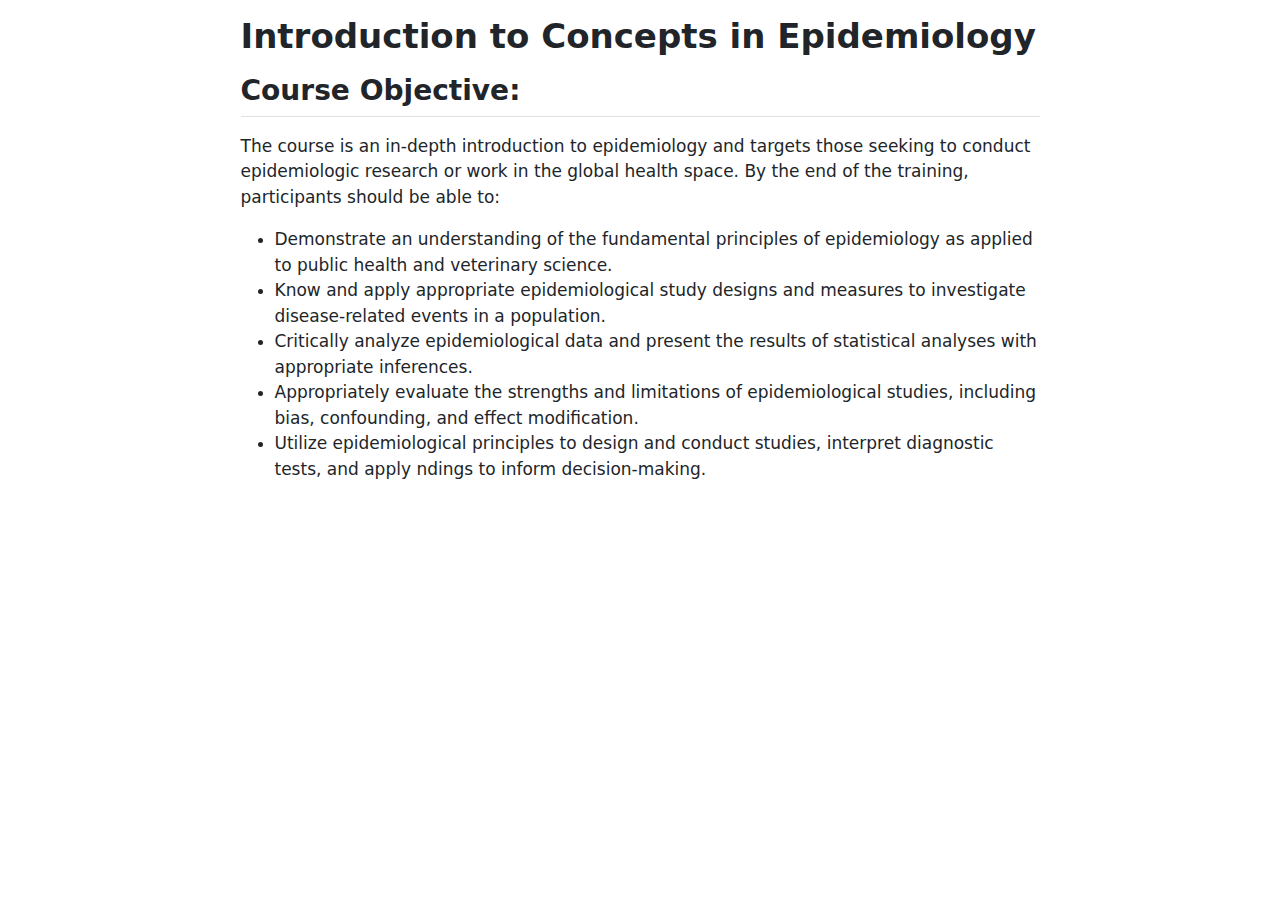
<file: index.html>
<html xmlns="http://www.w3.org/1999/xhtml">    
  <head>      
    <title>Redirect to Untitled.html</title>      
    <meta http-equiv="refresh" content="0;URL='Untitled.html'" />    
  </head>    
  <body> 
  </body>  
</html>
</file>
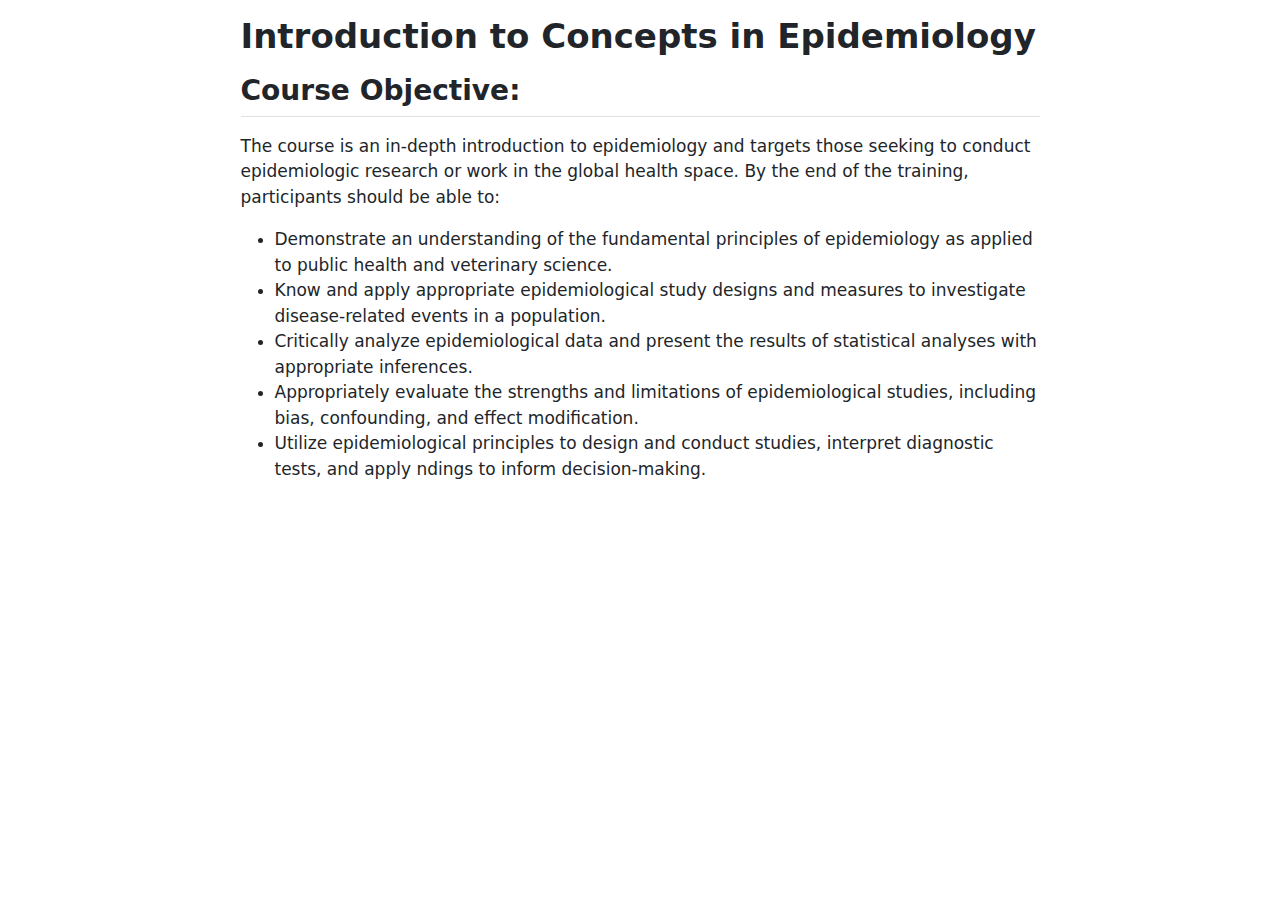
<file: Untitled.html>
<!DOCTYPE html>
<html xmlns="http://www.w3.org/1999/xhtml" lang="en" xml:lang="en"><head>

<meta charset="utf-8">
<meta name="generator" content="quarto-1.5.55">

<meta name="viewport" content="width=device-width, initial-scale=1.0, user-scalable=yes">


<title>Introduction to Concepts in Epidemiology</title>
<style>
code{white-space: pre-wrap;}
span.smallcaps{font-variant: small-caps;}
div.columns{display: flex; gap: min(4vw, 1.5em);}
div.column{flex: auto; overflow-x: auto;}
div.hanging-indent{margin-left: 1.5em; text-indent: -1.5em;}
ul.task-list{list-style: none;}
ul.task-list li input[type="checkbox"] {
  width: 0.8em;
  margin: 0 0.8em 0.2em -1em; /* quarto-specific, see https://github.com/quarto-dev/quarto-cli/issues/4556 */ 
  vertical-align: middle;
}
</style>


<script src="Untitled_files/libs/clipboard/clipboard.min.js"></script>
<script src="Untitled_files/libs/quarto-html/quarto.js"></script>
<script src="Untitled_files/libs/quarto-html/popper.min.js"></script>
<script src="Untitled_files/libs/quarto-html/tippy.umd.min.js"></script>
<script src="Untitled_files/libs/quarto-html/anchor.min.js"></script>
<link href="Untitled_files/libs/quarto-html/tippy.css" rel="stylesheet">
<link href="Untitled_files/libs/quarto-html/quarto-syntax-highlighting.css" rel="stylesheet" id="quarto-text-highlighting-styles">
<script src="Untitled_files/libs/bootstrap/bootstrap.min.js"></script>
<link href="Untitled_files/libs/bootstrap/bootstrap-icons.css" rel="stylesheet">
<link href="Untitled_files/libs/bootstrap/bootstrap.min.css" rel="stylesheet" id="quarto-bootstrap" data-mode="light">


</head>

<body class="fullcontent">

<div id="quarto-content" class="page-columns page-rows-contents page-layout-article">

<main class="content" id="quarto-document-content">

<header id="title-block-header" class="quarto-title-block default">
<div class="quarto-title">
<h1 class="title">Introduction to Concepts in Epidemiology</h1>
</div>



<div class="quarto-title-meta">

    
  
    
  </div>
  


</header>


<section id="course-objective" class="level2">
<h2 class="anchored" data-anchor-id="course-objective">Course Objective:</h2>
<p>The course is an in-depth introduction to epidemiology and targets those seeking to conduct epidemiologic research or work in the global health space. By the end of the training, participants should be able to:</p>
<ul>
<li>Demonstrate an understanding of the fundamental principles of epidemiology as applied to public health and veterinary science.</li>
<li>Know and apply appropriate epidemiological study designs and measures to investigate disease-related events in a population.</li>
<li>Critically analyze epidemiological data and present the results of statistical analyses with appropriate inferences.</li>
<li>Appropriately evaluate the strengths and limitations of epidemiological studies, including bias, confounding, and effect modification.</li>
<li>Utilize epidemiological principles to design and conduct studies, interpret diagnostic tests, and apply ndings to inform decision-making.</li>
</ul>
</section>

</main>
<!-- /main column -->
<script id="quarto-html-after-body" type="application/javascript">
window.document.addEventListener("DOMContentLoaded", function (event) {
  const toggleBodyColorMode = (bsSheetEl) => {
    const mode = bsSheetEl.getAttribute("data-mode");
    const bodyEl = window.document.querySelector("body");
    if (mode === "dark") {
      bodyEl.classList.add("quarto-dark");
      bodyEl.classList.remove("quarto-light");
    } else {
      bodyEl.classList.add("quarto-light");
      bodyEl.classList.remove("quarto-dark");
    }
  }
  const toggleBodyColorPrimary = () => {
    const bsSheetEl = window.document.querySelector("link#quarto-bootstrap");
    if (bsSheetEl) {
      toggleBodyColorMode(bsSheetEl);
    }
  }
  toggleBodyColorPrimary();  
  const icon = "";
  const anchorJS = new window.AnchorJS();
  anchorJS.options = {
    placement: 'right',
    icon: icon
  };
  anchorJS.add('.anchored');
  const isCodeAnnotation = (el) => {
    for (const clz of el.classList) {
      if (clz.startsWith('code-annotation-')) {                     
        return true;
      }
    }
    return false;
  }
  const onCopySuccess = function(e) {
    // button target
    const button = e.trigger;
    // don't keep focus
    button.blur();
    // flash "checked"
    button.classList.add('code-copy-button-checked');
    var currentTitle = button.getAttribute("title");
    button.setAttribute("title", "Copied!");
    let tooltip;
    if (window.bootstrap) {
      button.setAttribute("data-bs-toggle", "tooltip");
      button.setAttribute("data-bs-placement", "left");
      button.setAttribute("data-bs-title", "Copied!");
      tooltip = new bootstrap.Tooltip(button, 
        { trigger: "manual", 
          customClass: "code-copy-button-tooltip",
          offset: [0, -8]});
      tooltip.show();    
    }
    setTimeout(function() {
      if (tooltip) {
        tooltip.hide();
        button.removeAttribute("data-bs-title");
        button.removeAttribute("data-bs-toggle");
        button.removeAttribute("data-bs-placement");
      }
      button.setAttribute("title", currentTitle);
      button.classList.remove('code-copy-button-checked');
    }, 1000);
    // clear code selection
    e.clearSelection();
  }
  const getTextToCopy = function(trigger) {
      const codeEl = trigger.previousElementSibling.cloneNode(true);
      for (const childEl of codeEl.children) {
        if (isCodeAnnotation(childEl)) {
          childEl.remove();
        }
      }
      return codeEl.innerText;
  }
  const clipboard = new window.ClipboardJS('.code-copy-button:not([data-in-quarto-modal])', {
    text: getTextToCopy
  });
  clipboard.on('success', onCopySuccess);
  if (window.document.getElementById('quarto-embedded-source-code-modal')) {
    // For code content inside modals, clipBoardJS needs to be initialized with a container option
    // TODO: Check when it could be a function (https://github.com/zenorocha/clipboard.js/issues/860)
    const clipboardModal = new window.ClipboardJS('.code-copy-button[data-in-quarto-modal]', {
      text: getTextToCopy,
      container: window.document.getElementById('quarto-embedded-source-code-modal')
    });
    clipboardModal.on('success', onCopySuccess);
  }
    var localhostRegex = new RegExp(/^(?:http|https):\/\/localhost\:?[0-9]*\//);
    var mailtoRegex = new RegExp(/^mailto:/);
      var filterRegex = new RegExp('/' + window.location.host + '/');
    var isInternal = (href) => {
        return filterRegex.test(href) || localhostRegex.test(href) || mailtoRegex.test(href);
    }
    // Inspect non-navigation links and adorn them if external
 	var links = window.document.querySelectorAll('a[href]:not(.nav-link):not(.navbar-brand):not(.toc-action):not(.sidebar-link):not(.sidebar-item-toggle):not(.pagination-link):not(.no-external):not([aria-hidden]):not(.dropdown-item):not(.quarto-navigation-tool):not(.about-link)');
    for (var i=0; i<links.length; i++) {
      const link = links[i];
      if (!isInternal(link.href)) {
        // undo the damage that might have been done by quarto-nav.js in the case of
        // links that we want to consider external
        if (link.dataset.originalHref !== undefined) {
          link.href = link.dataset.originalHref;
        }
      }
    }
  function tippyHover(el, contentFn, onTriggerFn, onUntriggerFn) {
    const config = {
      allowHTML: true,
      maxWidth: 500,
      delay: 100,
      arrow: false,
      appendTo: function(el) {
          return el.parentElement;
      },
      interactive: true,
      interactiveBorder: 10,
      theme: 'quarto',
      placement: 'bottom-start',
    };
    if (contentFn) {
      config.content = contentFn;
    }
    if (onTriggerFn) {
      config.onTrigger = onTriggerFn;
    }
    if (onUntriggerFn) {
      config.onUntrigger = onUntriggerFn;
    }
    window.tippy(el, config); 
  }
  const noterefs = window.document.querySelectorAll('a[role="doc-noteref"]');
  for (var i=0; i<noterefs.length; i++) {
    const ref = noterefs[i];
    tippyHover(ref, function() {
      // use id or data attribute instead here
      let href = ref.getAttribute('data-footnote-href') || ref.getAttribute('href');
      try { href = new URL(href).hash; } catch {}
      const id = href.replace(/^#\/?/, "");
      const note = window.document.getElementById(id);
      if (note) {
        return note.innerHTML;
      } else {
        return "";
      }
    });
  }
  const xrefs = window.document.querySelectorAll('a.quarto-xref');
  const processXRef = (id, note) => {
    // Strip column container classes
    const stripColumnClz = (el) => {
      el.classList.remove("page-full", "page-columns");
      if (el.children) {
        for (const child of el.children) {
          stripColumnClz(child);
        }
      }
    }
    stripColumnClz(note)
    if (id === null || id.startsWith('sec-')) {
      // Special case sections, only their first couple elements
      const container = document.createElement("div");
      if (note.children && note.children.length > 2) {
        container.appendChild(note.children[0].cloneNode(true));
        for (let i = 1; i < note.children.length; i++) {
          const child = note.children[i];
          if (child.tagName === "P" && child.innerText === "") {
            continue;
          } else {
            container.appendChild(child.cloneNode(true));
            break;
          }
        }
        if (window.Quarto?.typesetMath) {
          window.Quarto.typesetMath(container);
        }
        return container.innerHTML
      } else {
        if (window.Quarto?.typesetMath) {
          window.Quarto.typesetMath(note);
        }
        return note.innerHTML;
      }
    } else {
      // Remove any anchor links if they are present
      const anchorLink = note.querySelector('a.anchorjs-link');
      if (anchorLink) {
        anchorLink.remove();
      }
      if (window.Quarto?.typesetMath) {
        window.Quarto.typesetMath(note);
      }
      // TODO in 1.5, we should make sure this works without a callout special case
      if (note.classList.contains("callout")) {
        return note.outerHTML;
      } else {
        return note.innerHTML;
      }
    }
  }
  for (var i=0; i<xrefs.length; i++) {
    const xref = xrefs[i];
    tippyHover(xref, undefined, function(instance) {
      instance.disable();
      let url = xref.getAttribute('href');
      let hash = undefined; 
      if (url.startsWith('#')) {
        hash = url;
      } else {
        try { hash = new URL(url).hash; } catch {}
      }
      if (hash) {
        const id = hash.replace(/^#\/?/, "");
        const note = window.document.getElementById(id);
        if (note !== null) {
          try {
            const html = processXRef(id, note.cloneNode(true));
            instance.setContent(html);
          } finally {
            instance.enable();
            instance.show();
          }
        } else {
          // See if we can fetch this
          fetch(url.split('#')[0])
          .then(res => res.text())
          .then(html => {
            const parser = new DOMParser();
            const htmlDoc = parser.parseFromString(html, "text/html");
            const note = htmlDoc.getElementById(id);
            if (note !== null) {
              const html = processXRef(id, note);
              instance.setContent(html);
            } 
          }).finally(() => {
            instance.enable();
            instance.show();
          });
        }
      } else {
        // See if we can fetch a full url (with no hash to target)
        // This is a special case and we should probably do some content thinning / targeting
        fetch(url)
        .then(res => res.text())
        .then(html => {
          const parser = new DOMParser();
          const htmlDoc = parser.parseFromString(html, "text/html");
          const note = htmlDoc.querySelector('main.content');
          if (note !== null) {
            // This should only happen for chapter cross references
            // (since there is no id in the URL)
            // remove the first header
            if (note.children.length > 0 && note.children[0].tagName === "HEADER") {
              note.children[0].remove();
            }
            const html = processXRef(null, note);
            instance.setContent(html);
          } 
        }).finally(() => {
          instance.enable();
          instance.show();
        });
      }
    }, function(instance) {
    });
  }
      let selectedAnnoteEl;
      const selectorForAnnotation = ( cell, annotation) => {
        let cellAttr = 'data-code-cell="' + cell + '"';
        let lineAttr = 'data-code-annotation="' +  annotation + '"';
        const selector = 'span[' + cellAttr + '][' + lineAttr + ']';
        return selector;
      }
      const selectCodeLines = (annoteEl) => {
        const doc = window.document;
        const targetCell = annoteEl.getAttribute("data-target-cell");
        const targetAnnotation = annoteEl.getAttribute("data-target-annotation");
        const annoteSpan = window.document.querySelector(selectorForAnnotation(targetCell, targetAnnotation));
        const lines = annoteSpan.getAttribute("data-code-lines").split(",");
        const lineIds = lines.map((line) => {
          return targetCell + "-" + line;
        })
        let top = null;
        let height = null;
        let parent = null;
        if (lineIds.length > 0) {
            //compute the position of the single el (top and bottom and make a div)
            const el = window.document.getElementById(lineIds[0]);
            top = el.offsetTop;
            height = el.offsetHeight;
            parent = el.parentElement.parentElement;
          if (lineIds.length > 1) {
            const lastEl = window.document.getElementById(lineIds[lineIds.length - 1]);
            const bottom = lastEl.offsetTop + lastEl.offsetHeight;
            height = bottom - top;
          }
          if (top !== null && height !== null && parent !== null) {
            // cook up a div (if necessary) and position it 
            let div = window.document.getElementById("code-annotation-line-highlight");
            if (div === null) {
              div = window.document.createElement("div");
              div.setAttribute("id", "code-annotation-line-highlight");
              div.style.position = 'absolute';
              parent.appendChild(div);
            }
            div.style.top = top - 2 + "px";
            div.style.height = height + 4 + "px";
            div.style.left = 0;
            let gutterDiv = window.document.getElementById("code-annotation-line-highlight-gutter");
            if (gutterDiv === null) {
              gutterDiv = window.document.createElement("div");
              gutterDiv.setAttribute("id", "code-annotation-line-highlight-gutter");
              gutterDiv.style.position = 'absolute';
              const codeCell = window.document.getElementById(targetCell);
              const gutter = codeCell.querySelector('.code-annotation-gutter');
              gutter.appendChild(gutterDiv);
            }
            gutterDiv.style.top = top - 2 + "px";
            gutterDiv.style.height = height + 4 + "px";
          }
          selectedAnnoteEl = annoteEl;
        }
      };
      const unselectCodeLines = () => {
        const elementsIds = ["code-annotation-line-highlight", "code-annotation-line-highlight-gutter"];
        elementsIds.forEach((elId) => {
          const div = window.document.getElementById(elId);
          if (div) {
            div.remove();
          }
        });
        selectedAnnoteEl = undefined;
      };
        // Handle positioning of the toggle
    window.addEventListener(
      "resize",
      throttle(() => {
        elRect = undefined;
        if (selectedAnnoteEl) {
          selectCodeLines(selectedAnnoteEl);
        }
      }, 10)
    );
    function throttle(fn, ms) {
    let throttle = false;
    let timer;
      return (...args) => {
        if(!throttle) { // first call gets through
            fn.apply(this, args);
            throttle = true;
        } else { // all the others get throttled
            if(timer) clearTimeout(timer); // cancel #2
            timer = setTimeout(() => {
              fn.apply(this, args);
              timer = throttle = false;
            }, ms);
        }
      };
    }
      // Attach click handler to the DT
      const annoteDls = window.document.querySelectorAll('dt[data-target-cell]');
      for (const annoteDlNode of annoteDls) {
        annoteDlNode.addEventListener('click', (event) => {
          const clickedEl = event.target;
          if (clickedEl !== selectedAnnoteEl) {
            unselectCodeLines();
            const activeEl = window.document.querySelector('dt[data-target-cell].code-annotation-active');
            if (activeEl) {
              activeEl.classList.remove('code-annotation-active');
            }
            selectCodeLines(clickedEl);
            clickedEl.classList.add('code-annotation-active');
          } else {
            // Unselect the line
            unselectCodeLines();
            clickedEl.classList.remove('code-annotation-active');
          }
        });
      }
  const findCites = (el) => {
    const parentEl = el.parentElement;
    if (parentEl) {
      const cites = parentEl.dataset.cites;
      if (cites) {
        return {
          el,
          cites: cites.split(' ')
        };
      } else {
        return findCites(el.parentElement)
      }
    } else {
      return undefined;
    }
  };
  var bibliorefs = window.document.querySelectorAll('a[role="doc-biblioref"]');
  for (var i=0; i<bibliorefs.length; i++) {
    const ref = bibliorefs[i];
    const citeInfo = findCites(ref);
    if (citeInfo) {
      tippyHover(citeInfo.el, function() {
        var popup = window.document.createElement('div');
        citeInfo.cites.forEach(function(cite) {
          var citeDiv = window.document.createElement('div');
          citeDiv.classList.add('hanging-indent');
          citeDiv.classList.add('csl-entry');
          var biblioDiv = window.document.getElementById('ref-' + cite);
          if (biblioDiv) {
            citeDiv.innerHTML = biblioDiv.innerHTML;
          }
          popup.appendChild(citeDiv);
        });
        return popup.innerHTML;
      });
    }
  }
});
</script>
</div> <!-- /content -->




</body></html>
</file>
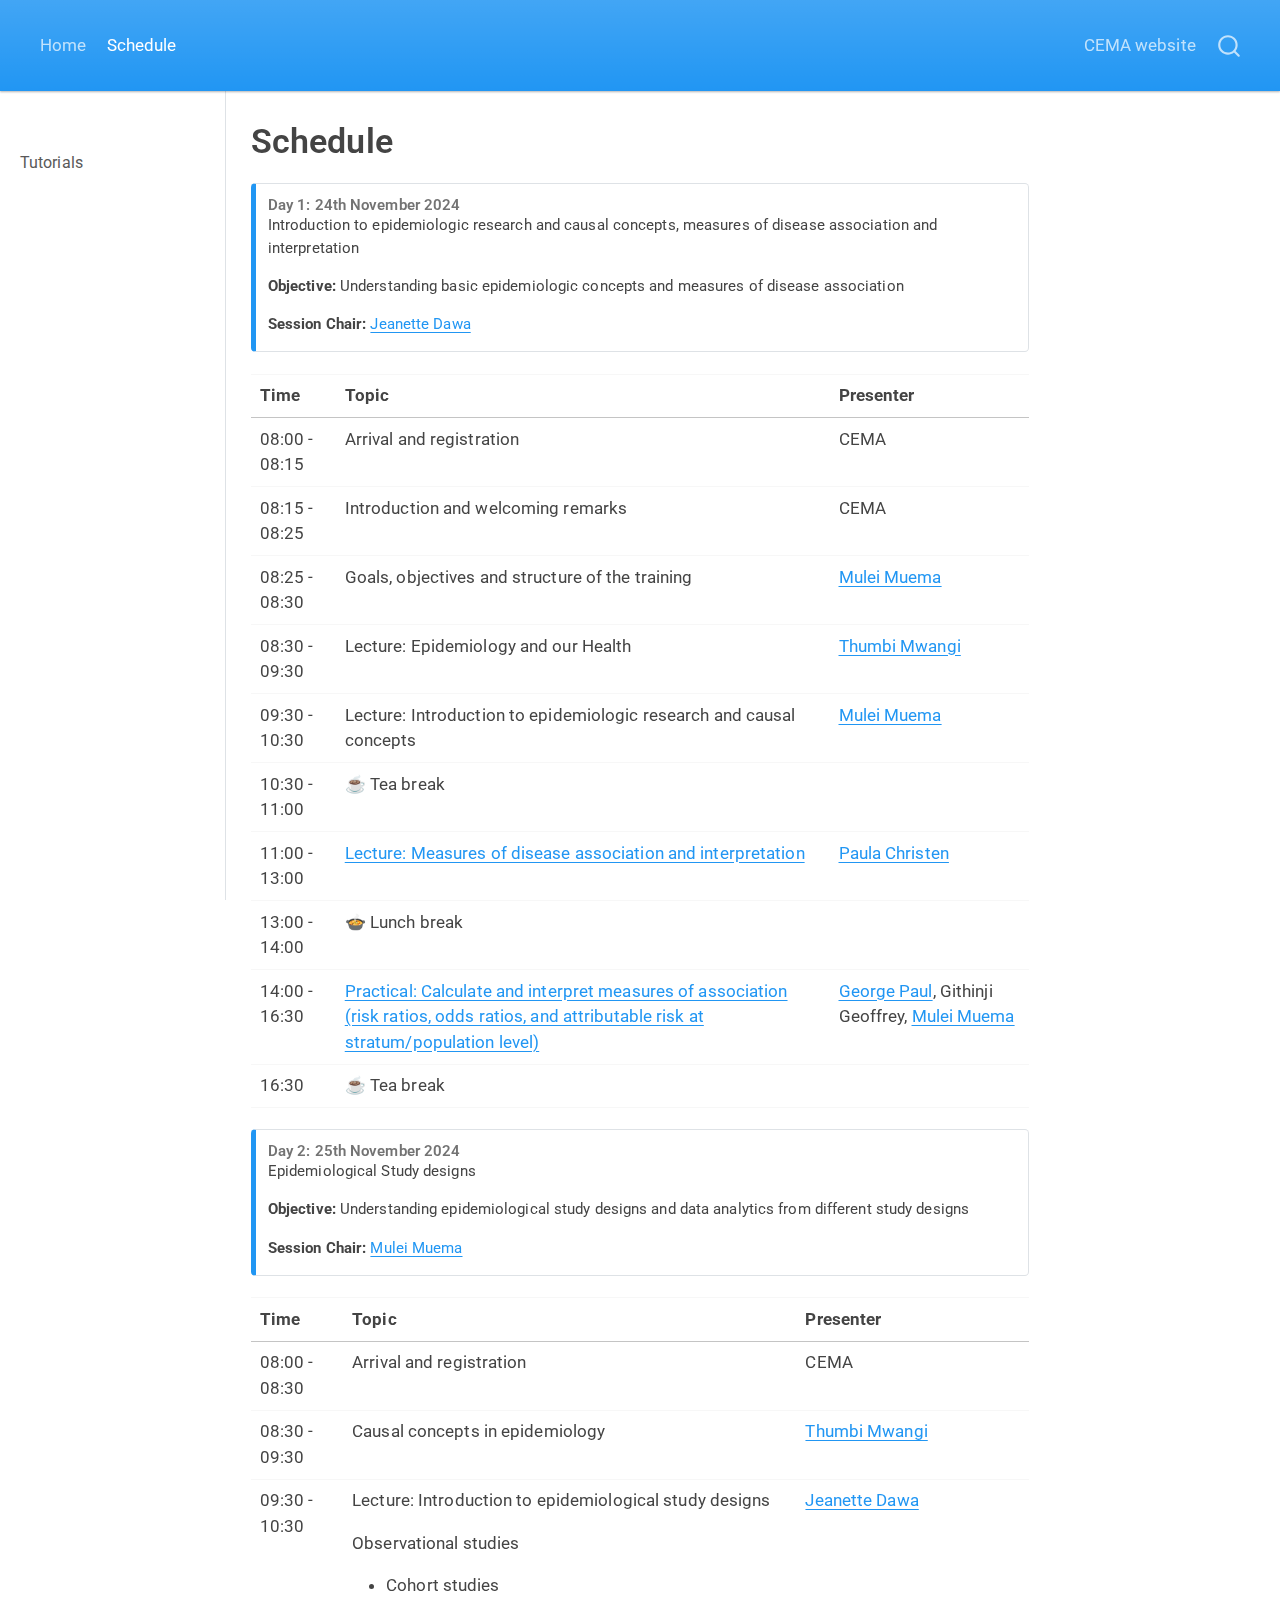
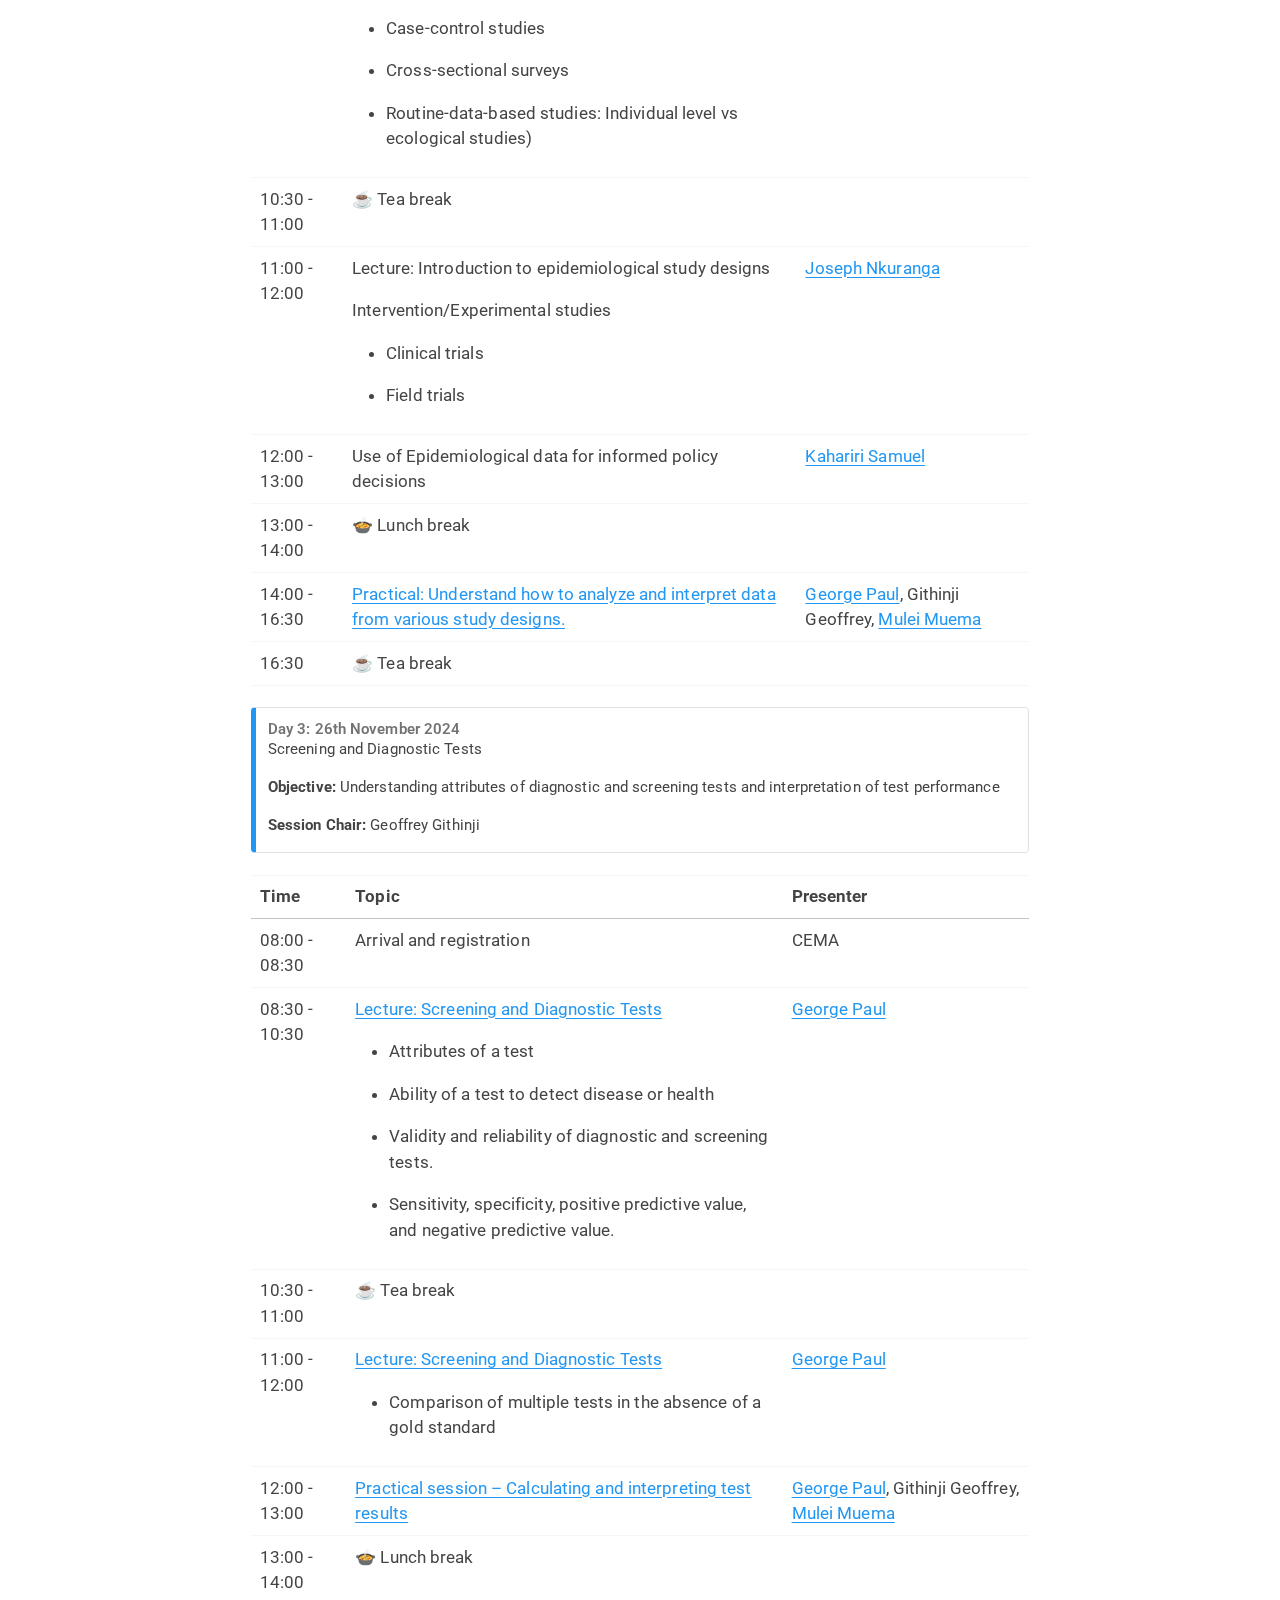
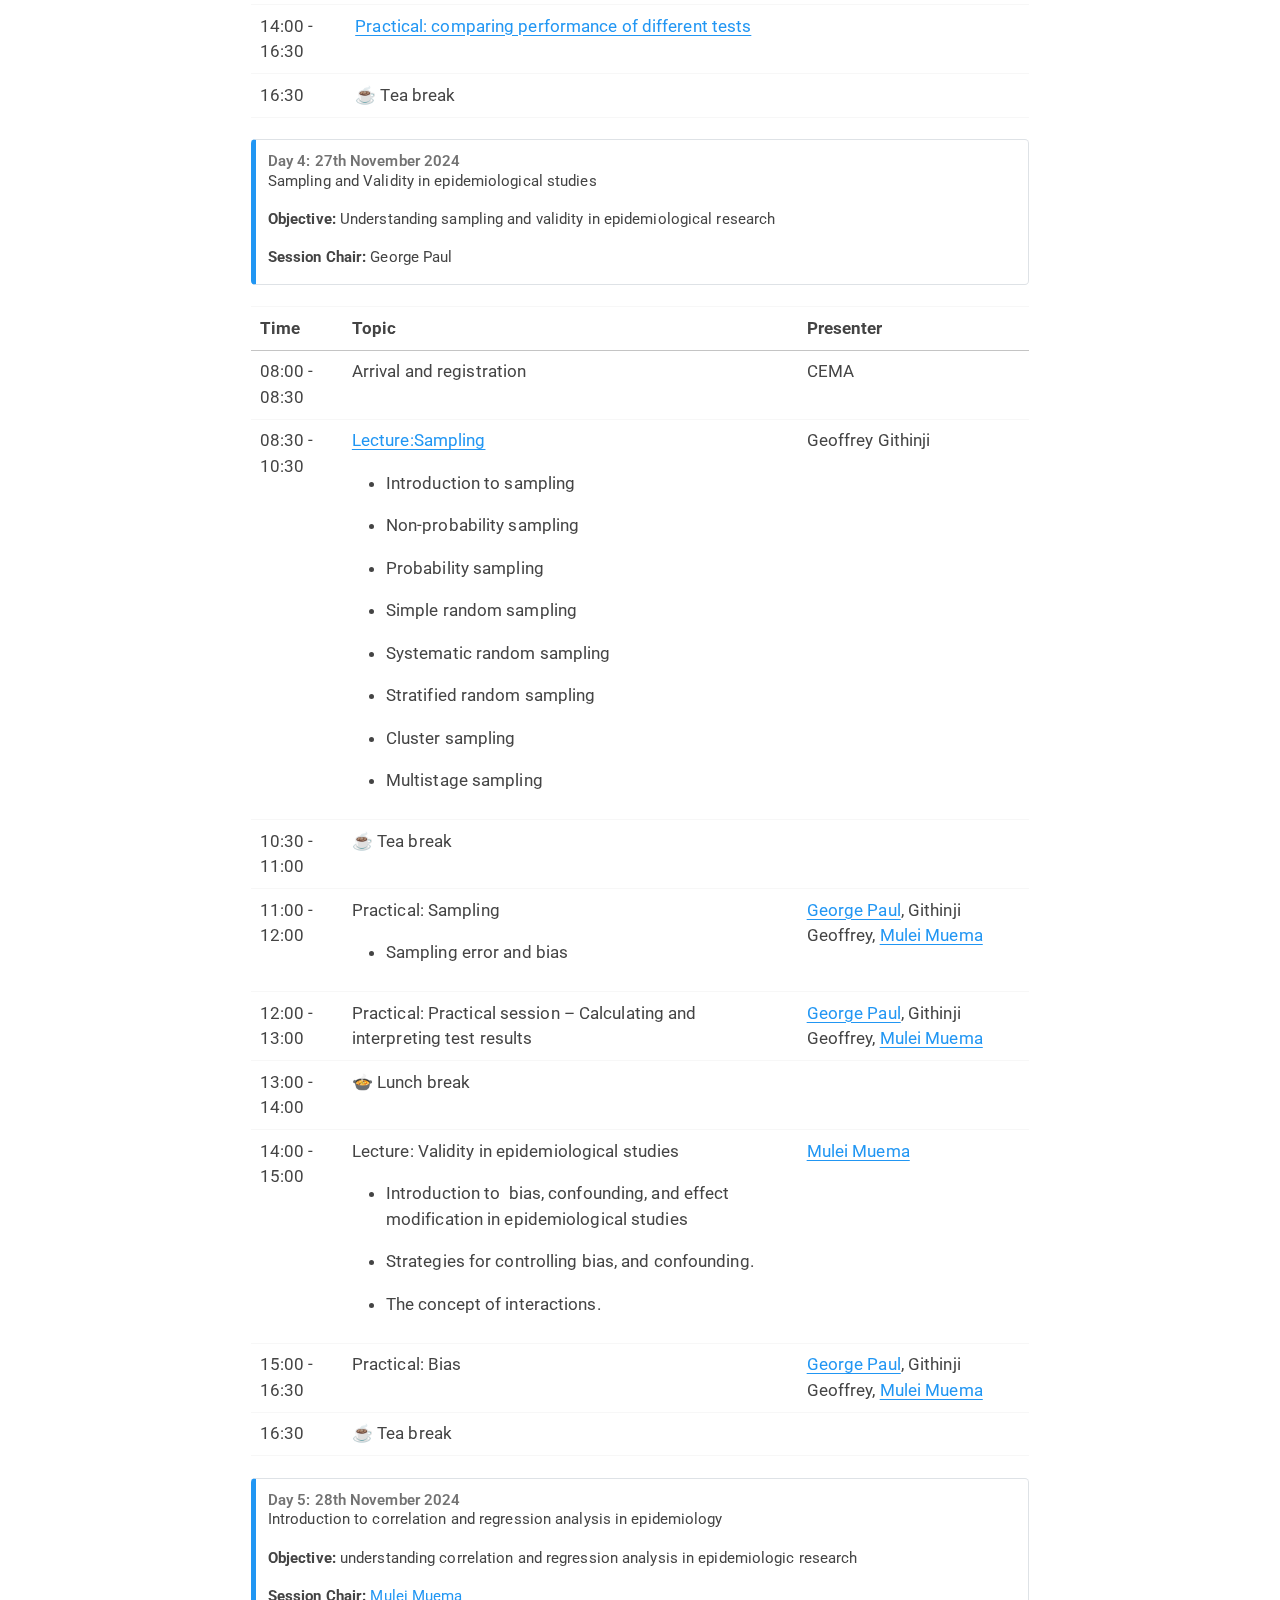
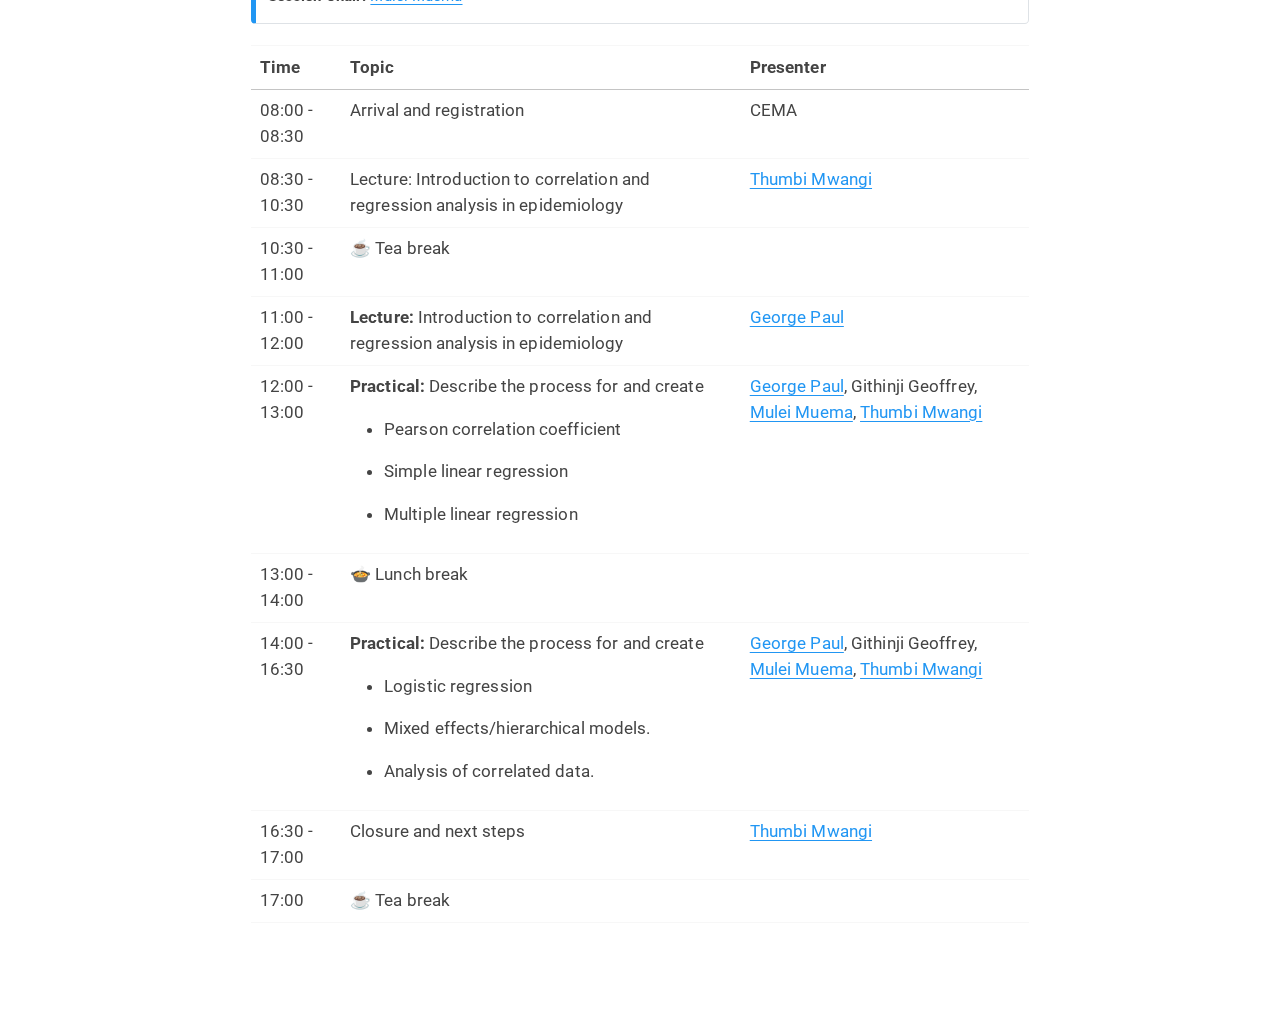
<file: docs/about.html>
<!DOCTYPE html>
<html xmlns="http://www.w3.org/1999/xhtml" lang="en" xml:lang="en"><head>

<meta charset="utf-8">
<meta name="generator" content="quarto-1.5.57">

<meta name="viewport" content="width=device-width, initial-scale=1.0, user-scalable=yes">


<title>Schedule</title>
<style>
code{white-space: pre-wrap;}
span.smallcaps{font-variant: small-caps;}
div.columns{display: flex; gap: min(4vw, 1.5em);}
div.column{flex: auto; overflow-x: auto;}
div.hanging-indent{margin-left: 1.5em; text-indent: -1.5em;}
ul.task-list{list-style: none;}
ul.task-list li input[type="checkbox"] {
  width: 0.8em;
  margin: 0 0.8em 0.2em -1em; /* quarto-specific, see https://github.com/quarto-dev/quarto-cli/issues/4556 */ 
  vertical-align: middle;
}
</style>


<script src="site_libs/quarto-nav/quarto-nav.js"></script>
<script src="site_libs/quarto-nav/headroom.min.js"></script>
<script src="site_libs/clipboard/clipboard.min.js"></script>
<script src="site_libs/quarto-search/autocomplete.umd.js"></script>
<script src="site_libs/quarto-search/fuse.min.js"></script>
<script src="site_libs/quarto-search/quarto-search.js"></script>
<meta name="quarto:offset" content="./">
<script src="site_libs/quarto-html/quarto.js"></script>
<script src="site_libs/quarto-html/popper.min.js"></script>
<script src="site_libs/quarto-html/tippy.umd.min.js"></script>
<script src="site_libs/quarto-html/anchor.min.js"></script>
<link href="site_libs/quarto-html/tippy.css" rel="stylesheet">
<link href="site_libs/quarto-html/quarto-syntax-highlighting.css" rel="stylesheet" id="quarto-text-highlighting-styles">
<script src="site_libs/bootstrap/bootstrap.min.js"></script>
<link href="site_libs/bootstrap/bootstrap-icons.css" rel="stylesheet">
<link href="site_libs/bootstrap/bootstrap.min.css" rel="stylesheet" id="quarto-bootstrap" data-mode="light">
<script id="quarto-search-options" type="application/json">{
  "location": "navbar",
  "copy-button": false,
  "collapse-after": 3,
  "panel-placement": "end",
  "type": "overlay",
  "limit": 50,
  "keyboard-shortcut": [
    "f",
    "/",
    "s"
  ],
  "show-item-context": false,
  "language": {
    "search-no-results-text": "No results",
    "search-matching-documents-text": "matching documents",
    "search-copy-link-title": "Copy link to search",
    "search-hide-matches-text": "Hide additional matches",
    "search-more-match-text": "more match in this document",
    "search-more-matches-text": "more matches in this document",
    "search-clear-button-title": "Clear",
    "search-text-placeholder": "",
    "search-detached-cancel-button-title": "Cancel",
    "search-submit-button-title": "Submit",
    "search-label": "Search"
  }
}</script>


<link rel="stylesheet" href="styles.css">
</head>

<body class="nav-sidebar docked nav-fixed">

<div id="quarto-search-results"></div>
  <header id="quarto-header" class="headroom fixed-top">
    <nav class="navbar navbar-expand-lg " data-bs-theme="dark">
      <div class="navbar-container container-fluid">
            <div id="quarto-search" class="" title="Search"></div>
          <button class="navbar-toggler" type="button" data-bs-toggle="collapse" data-bs-target="#navbarCollapse" aria-controls="navbarCollapse" role="menu" aria-expanded="false" aria-label="Toggle navigation" onclick="if (window.quartoToggleHeadroom) { window.quartoToggleHeadroom(); }">
  <span class="navbar-toggler-icon"></span>
</button>
          <div class="collapse navbar-collapse" id="navbarCollapse">
            <ul class="navbar-nav navbar-nav-scroll me-auto">
  <li class="nav-item">
    <a class="nav-link" href="./index.html"> 
<span class="menu-text">Home</span></a>
  </li>  
  <li class="nav-item">
    <a class="nav-link active" href="./about.html" aria-current="page"> 
<span class="menu-text">Schedule</span></a>
  </li>  
</ul>
            <ul class="navbar-nav navbar-nav-scroll ms-auto">
  <li class="nav-item">
    <a class="nav-link" href="https://cema-africa.uonbi.ac.ke"> 
<span class="menu-text">CEMA website</span></a>
  </li>  
</ul>
          </div> <!-- /navcollapse -->
            <div class="quarto-navbar-tools">
</div>
      </div> <!-- /container-fluid -->
    </nav>
  <nav class="quarto-secondary-nav">
    <div class="container-fluid d-flex">
      <button type="button" class="quarto-btn-toggle btn" data-bs-toggle="collapse" role="button" data-bs-target=".quarto-sidebar-collapse-item" aria-controls="quarto-sidebar" aria-expanded="false" aria-label="Toggle sidebar navigation" onclick="if (window.quartoToggleHeadroom) { window.quartoToggleHeadroom(); }">
        <i class="bi bi-layout-text-sidebar-reverse"></i>
      </button>
        <nav class="quarto-page-breadcrumbs" aria-label="breadcrumb"><ol class="breadcrumb"><li class="breadcrumb-item">Schedule</li></ol></nav>
        <a class="flex-grow-1" role="navigation" data-bs-toggle="collapse" data-bs-target=".quarto-sidebar-collapse-item" aria-controls="quarto-sidebar" aria-expanded="false" aria-label="Toggle sidebar navigation" onclick="if (window.quartoToggleHeadroom) { window.quartoToggleHeadroom(); }">      
        </a>
      <button type="button" class="btn quarto-search-button" aria-label="Search" onclick="window.quartoOpenSearch();">
        <i class="bi bi-search"></i>
      </button>
    </div>
  </nav>
</header>
<!-- content -->
<div id="quarto-content" class="quarto-container page-columns page-rows-contents page-layout-article page-navbar">
<!-- sidebar -->
  <nav id="quarto-sidebar" class="sidebar collapse collapse-horizontal quarto-sidebar-collapse-item sidebar-navigation docked overflow-auto">
        <div class="mt-2 flex-shrink-0 align-items-center">
        <div class="sidebar-search">
        <div id="quarto-search" class="" title="Search"></div>
        </div>
        </div>
    <div class="sidebar-menu-container"> 
    <ul class="list-unstyled mt-1">
        <li class="sidebar-item">
  <div class="sidebar-item-container"> 
  <a href="./part_1_prep.html" class="sidebar-item-text sidebar-link">
 <span class="menu-text">Tutorials</span></a>
  </div>
</li>
    </ul>
    </div>
</nav>
<div id="quarto-sidebar-glass" class="quarto-sidebar-collapse-item" data-bs-toggle="collapse" data-bs-target=".quarto-sidebar-collapse-item"></div>
<!-- margin-sidebar -->
    <div id="quarto-margin-sidebar" class="sidebar margin-sidebar zindex-bottom">
        
    </div>
<!-- main -->
<main class="content" id="quarto-document-content">

<header id="title-block-header" class="quarto-title-block default">
<div class="quarto-title">
<h1 class="title">Schedule</h1>
</div>



<div class="quarto-title-meta">

    
  
    
  </div>
  


</header>


<div class="callout callout-style-simple callout-note no-icon callout-titled">
<div class="callout-header d-flex align-content-center">
<div class="callout-icon-container">
<i class="callout-icon no-icon"></i>
</div>
<div class="callout-title-container flex-fill">
Day 1: 24th November 2024
</div>
</div>
<div class="callout-body-container callout-body">
<p>Introduction to epidemiologic research and causal concepts, measures of disease association and interpretation</p>
<p><strong>Objective:</strong> Understanding basic epidemiologic concepts and measures of disease association</p>
<p><strong>Session Chair:</strong> <a href="https://cema-africa.uonbi.ac.ke/people/secretariat/dr-jeanette-dawa">Jeanette Dawa</a></p>
</div>
</div>
<table class="caption-top table">
<thead>
<tr class="header">
<th>Time</th>
<th>Topic</th>
<th>Presenter</th>
</tr>
</thead>
<tbody>
<tr class="odd">
<td>08:00 - 08:15</td>
<td>Arrival and registration</td>
<td>CEMA</td>
</tr>
<tr class="even">
<td>08:15 - 08:25</td>
<td>Introduction and welcoming remarks</td>
<td>CEMA</td>
</tr>
<tr class="odd">
<td>08:25 - 08:30</td>
<td>Goals, objectives and structure of the training</td>
<td><a href="https://cema-africa.uonbi.ac.ke/people/epidemiology/dr-mulei-muema">Mulei Muema</a></td>
</tr>
<tr class="even">
<td>08:30 - 09:30</td>
<td>Lecture: Epidemiology and our Health</td>
<td><a href="https://cema-africa.uonbi.ac.ke/people/epidemiology/prof-thumbi-mwangi">Thumbi Mwangi</a></td>
</tr>
<tr class="odd">
<td>09:30 - 10:30</td>
<td>Lecture: Introduction to epidemiologic research and causal concepts</td>
<td><a href="https://cema-africa.uonbi.ac.ke/people/epidemiology/dr-mulei-muema">Mulei Muema</a></td>
</tr>
<tr class="even">
<td>10:30 - 11:00</td>
<td>☕ Tea break</td>
<td></td>
</tr>
<tr class="odd">
<td>11:00 - 13:00</td>
<td><a href="https://drive.google.com/file/d/1OJ1InVWVX0kA3c5tTc5bW1ndXs0nf3Pm/view?usp=share_link">Lecture: Measures of disease association and interpretation</a></td>
<td><a href="https://cema-africa.uonbi.ac.ke/people/epidemiology/dr-paula-christen">Paula Christen</a></td>
</tr>
<tr class="even">
<td>13:00 - 14:00</td>
<td>🍲 Lunch break</td>
<td></td>
</tr>
<tr class="odd">
<td>14:00 - 16:30</td>
<td><a href="https://drive.google.com/drive/folders/1l4SU1Ed8yedKfM1F75O6nhZSsmq-W4mN?usp=share_link">Practical: Calculate and interpret measures of association (risk ratios, odds ratios, and attributable risk at stratum/population level)</a></td>
<td><a href="https://globalhealthcenter.umn.edu/staff/george-omondi-paul">George Paul</a>, Githinji Geoffrey, <a href="https://cema-africa.uonbi.ac.ke/people/epidemiology/dr-mulei-muema">Mulei Muema</a></td>
</tr>
<tr class="even">
<td>16:30</td>
<td>☕ Tea break</td>
<td></td>
</tr>
</tbody>
</table>
<div class="callout callout-style-simple callout-note no-icon callout-titled">
<div class="callout-header d-flex align-content-center">
<div class="callout-icon-container">
<i class="callout-icon no-icon"></i>
</div>
<div class="callout-title-container flex-fill">
Day 2: 25th November 2024
</div>
</div>
<div class="callout-body-container callout-body">
<p>Epidemiological Study designs</p>
<p><strong>Objective:</strong> Understanding epidemiological study designs and data analytics from different study designs</p>
<p><strong>Session Chair:</strong> <a href="https://cema-africa.uonbi.ac.ke/people/epidemiology/dr-mulei-muema">Mulei Muema</a></p>
</div>
</div>
<table class="caption-top table">
<thead>
<tr class="header">
<th>Time</th>
<th>Topic</th>
<th>Presenter</th>
</tr>
</thead>
<tbody>
<tr class="odd">
<td>08:00 - 08:30</td>
<td>Arrival and registration</td>
<td>CEMA</td>
</tr>
<tr class="even">
<td>08:30 - 09:30</td>
<td>Causal concepts in epidemiology</td>
<td><a href="https://cema-africa.uonbi.ac.ke/people/epidemiology/prof-thumbi-mwangi">Thumbi Mwangi</a></td>
</tr>
<tr class="odd">
<td>09:30 - 10:30</td>
<td><p>Lecture: Introduction to epidemiological study designs</p>
<p>Observational studies</p>
<ul>
<li><p>Cohort studies</p></li>
<li><p>Case-control studies</p></li>
<li><p>Cross-sectional surveys</p></li>
<li><p>Routine-data-based studies: Individual level vs ecological studies)</p></li>
</ul></td>
<td><a href="https://cema-africa.uonbi.ac.ke/people/secretariat/dr-jeanette-dawa">Jeanette Dawa</a></td>
</tr>
<tr class="even">
<td>10:30 - 11:00</td>
<td>☕ Tea break</td>
<td></td>
</tr>
<tr class="odd">
<td>11:00 - 12:00</td>
<td><p>Lecture: Introduction to epidemiological study designs</p>
<p>Intervention/Experimental studies</p>
<ul>
<li><p>Clinical trials</p></li>
<li><p>Field trials</p></li>
</ul></td>
<td><a href="https://cema-africa.uonbi.ac.ke/people/clinical-research/dr-joseph-nkuranga">Joseph Nkuranga</a></td>
</tr>
<tr class="even">
<td>12:00 - 13:00</td>
<td>Use of Epidemiological data for informed policy decisions</td>
<td><a href="https://cema-africa.uonbi.ac.ke/people/epidemiology/dr-samuel-kahariri">Kahariri Samuel</a></td>
</tr>
<tr class="odd">
<td>13:00 - 14:00</td>
<td>🍲 Lunch break</td>
<td></td>
</tr>
<tr class="even">
<td>14:00 - 16:30</td>
<td><a href="https://drive.google.com/drive/folders/11Efv_TVXQT6g6aNBI_LT6qazHm7CIe_s?usp=share_link">Practical: Understand how to analyze and interpret data from various study designs.</a></td>
<td><a href="https://globalhealthcenter.umn.edu/staff/george-omondi-paul">George Paul</a>, Githinji Geoffrey, <a href="https://cema-africa.uonbi.ac.ke/people/epidemiology/dr-mulei-muema">Mulei Muema</a></td>
</tr>
<tr class="odd">
<td>16:30</td>
<td>☕ Tea break</td>
<td></td>
</tr>
</tbody>
</table>
<div class="callout callout-style-simple callout-note no-icon callout-titled">
<div class="callout-header d-flex align-content-center">
<div class="callout-icon-container">
<i class="callout-icon no-icon"></i>
</div>
<div class="callout-title-container flex-fill">
Day 3: 26th November 2024
</div>
</div>
<div class="callout-body-container callout-body">
<p>Screening and Diagnostic Tests</p>
<p><strong>Objective:</strong> Understanding attributes of diagnostic and screening tests and interpretation of test performance</p>
<p><strong>Session Chair:</strong> Geoffrey Githinji</p>
</div>
</div>
<table class="caption-top table">
<thead>
<tr class="header">
<th>Time</th>
<th>Topic</th>
<th>Presenter</th>
</tr>
</thead>
<tbody>
<tr class="odd">
<td>08:00 - 08:30</td>
<td>Arrival and registration</td>
<td>CEMA</td>
</tr>
<tr class="even">
<td>08:30 - 10:30</td>
<td><p><a href="https://drive.google.com/drive/folders/1V3hkdW42D7qiRPHW6N6AjfUMAkzOoNwq?usp=share_link">Lecture: Screening and Diagnostic Tests</a></p>
<ul>
<li><p>Attributes of a test</p></li>
<li><p>Ability of a test to detect disease or health</p></li>
<li><p>Validity and reliability of diagnostic and screening tests.</p></li>
<li><p>Sensitivity, specificity, positive predictive value, and negative predictive value.</p></li>
</ul></td>
<td><a href="https://globalhealthcenter.umn.edu/staff/george-omondi-paul">George Paul</a></td>
</tr>
<tr class="odd">
<td>10:30 - 11:00</td>
<td>☕ Tea break</td>
<td></td>
</tr>
<tr class="even">
<td>11:00 - 12:00</td>
<td><p><a href="https://drive.google.com/drive/folders/1V3hkdW42D7qiRPHW6N6AjfUMAkzOoNwq?usp=share_link">Lecture: Screening and Diagnostic Tests</a></p>
<ul>
<li>Comparison of multiple tests in the absence of a gold standard</li>
</ul></td>
<td><a href="https://globalhealthcenter.umn.edu/staff/george-omondi-paul">George Paul</a></td>
</tr>
<tr class="odd">
<td>12:00 - 13:00</td>
<td><a href="https://drive.google.com/drive/folders/1V3hkdW42D7qiRPHW6N6AjfUMAkzOoNwq?usp=share_link">Practical session – Calculating and interpreting test results</a></td>
<td><a href="https://globalhealthcenter.umn.edu/staff/george-omondi-paul">George Paul</a>, Githinji Geoffrey, <a href="https://cema-africa.uonbi.ac.ke/people/epidemiology/dr-mulei-muema">Mulei Muema</a></td>
</tr>
<tr class="even">
<td>13:00 - 14:00</td>
<td>🍲 Lunch break</td>
<td></td>
</tr>
<tr class="odd">
<td>14:00 - 16:30</td>
<td><a href="https://drive.google.com/drive/folders/1V3hkdW42D7qiRPHW6N6AjfUMAkzOoNwq?usp=share_link">Practical: comparing performance of different tests</a></td>
<td></td>
</tr>
<tr class="even">
<td>16:30</td>
<td>☕ Tea break</td>
<td></td>
</tr>
</tbody>
</table>
<div class="callout callout-style-simple callout-note no-icon callout-titled">
<div class="callout-header d-flex align-content-center">
<div class="callout-icon-container">
<i class="callout-icon no-icon"></i>
</div>
<div class="callout-title-container flex-fill">
Day 4: 27th November 2024
</div>
</div>
<div class="callout-body-container callout-body">
<p>Sampling and Validity in epidemiological studies</p>
<p><strong>Objective:</strong> Understanding sampling and validity in epidemiological research</p>
<p><strong>Session Chair:</strong> George Paul</p>
</div>
</div>
<table class="caption-top table">
<thead>
<tr class="header">
<th>Time</th>
<th>Topic</th>
<th>Presenter</th>
</tr>
</thead>
<tbody>
<tr class="odd">
<td>08:00 - 08:30</td>
<td>Arrival and registration</td>
<td>CEMA</td>
</tr>
<tr class="even">
<td>08:30 - 10:30</td>
<td><p><a href="https://docs.google.com/presentation/d/14VsKpPGYuDCKyPbpCU1_DmGKbnlZU6No/edit?usp=share_link&amp;ouid=113648051799093918679&amp;rtpof=true&amp;sd=true">Lecture:Sampling</a></p>
<ul>
<li><p>Introduction to sampling</p></li>
<li><p>Non-probability sampling</p></li>
<li><p>Probability sampling</p></li>
<li><p>Simple random sampling</p></li>
<li><p>Systematic random sampling</p></li>
<li><p>Stratified random sampling</p></li>
<li><p>Cluster sampling</p></li>
<li><p>Multistage sampling</p></li>
</ul></td>
<td>Geoffrey Githinji</td>
</tr>
<tr class="odd">
<td>10:30 - 11:00</td>
<td>☕ Tea break</td>
<td></td>
</tr>
<tr class="even">
<td>11:00 - 12:00</td>
<td><p>Practical: Sampling</p>
<ul>
<li>Sampling error and bias</li>
</ul></td>
<td><a href="https://globalhealthcenter.umn.edu/staff/george-omondi-paul">George Paul</a>, Githinji Geoffrey, <a href="https://cema-africa.uonbi.ac.ke/people/epidemiology/dr-mulei-muema">Mulei Muema</a></td>
</tr>
<tr class="odd">
<td>12:00 - 13:00</td>
<td>Practical: Practical session – Calculating and interpreting test results</td>
<td><a href="https://globalhealthcenter.umn.edu/staff/george-omondi-paul">George Paul</a>, Githinji Geoffrey, <a href="https://cema-africa.uonbi.ac.ke/people/epidemiology/dr-mulei-muema">Mulei Muema</a></td>
</tr>
<tr class="even">
<td>13:00 - 14:00</td>
<td>🍲 Lunch break</td>
<td></td>
</tr>
<tr class="odd">
<td>14:00 - 15:00</td>
<td><p>Lecture: Validity in epidemiological studies</p>
<ul>
<li><p>Introduction to&nbsp; bias, confounding, and effect modification in epidemiological studies</p></li>
<li><p>Strategies for controlling bias, and confounding.</p></li>
<li><p>The concept of interactions.</p></li>
</ul></td>
<td><a href="https://cema-africa.uonbi.ac.ke/people/epidemiology/dr-mulei-muema">Mulei Muema</a></td>
</tr>
<tr class="even">
<td>15:00 - 16:30</td>
<td>Practical: Bias</td>
<td><a href="https://globalhealthcenter.umn.edu/staff/george-omondi-paul">George Paul</a>, Githinji Geoffrey, <a href="https://cema-africa.uonbi.ac.ke/people/epidemiology/dr-mulei-muema">Mulei Muema</a></td>
</tr>
<tr class="odd">
<td>16:30</td>
<td>☕ Tea break</td>
<td></td>
</tr>
</tbody>
</table>
<div class="callout callout-style-simple callout-note no-icon callout-titled">
<div class="callout-header d-flex align-content-center">
<div class="callout-icon-container">
<i class="callout-icon no-icon"></i>
</div>
<div class="callout-title-container flex-fill">
Day 5: 28th November 2024
</div>
</div>
<div class="callout-body-container callout-body">
<p>Introduction to correlation and regression analysis in epidemiology</p>
<p><strong>Objective:</strong> understanding correlation and regression analysis in epidemiologic research</p>
<p><strong>Session Chair:</strong> <a href="https://cema-africa.uonbi.ac.ke/people/epidemiology/dr-mulei-muema">Mulei Muema</a></p>
</div>
</div>
<table class="caption-top table">
<thead>
<tr class="header">
<th>Time</th>
<th>Topic</th>
<th>Presenter</th>
</tr>
</thead>
<tbody>
<tr class="odd">
<td>08:00 - 08:30</td>
<td>Arrival and registration</td>
<td>CEMA</td>
</tr>
<tr class="even">
<td>08:30 - 10:30</td>
<td>Lecture: Introduction to correlation and regression analysis in epidemiology</td>
<td><a href="https://cema-africa.uonbi.ac.ke/people/epidemiology/prof-thumbi-mwangi">Thumbi Mwangi</a></td>
</tr>
<tr class="odd">
<td>10:30 - 11:00</td>
<td>☕ Tea break</td>
<td></td>
</tr>
<tr class="even">
<td>11:00 - 12:00</td>
<td><strong>Lecture:</strong> Introduction to correlation and regression analysis in epidemiology</td>
<td><a href="https://globalhealthcenter.umn.edu/staff/george-omondi-paul">George Paul</a></td>
</tr>
<tr class="odd">
<td>12:00 - 13:00</td>
<td><p><strong>Practical:</strong> Describe the process for and create</p>
<ul>
<li><p>Pearson correlation coefficient</p></li>
<li><p>Simple linear regression</p></li>
<li><p>Multiple linear regression</p></li>
</ul></td>
<td><a href="https://globalhealthcenter.umn.edu/staff/george-omondi-paul">George Paul</a>, Githinji Geoffrey, <a href="https://cema-africa.uonbi.ac.ke/people/epidemiology/dr-mulei-muema">Mulei Muema</a>, <a href="https://cema-africa.uonbi.ac.ke/people/epidemiology/prof-thumbi-mwangi">Thumbi Mwangi</a></td>
</tr>
<tr class="even">
<td>13:00 - 14:00</td>
<td>🍲 Lunch break</td>
<td></td>
</tr>
<tr class="odd">
<td>14:00 - 16:30</td>
<td><p><strong>Practical:</strong> Describe the process for and create</p>
<ul>
<li><p>Logistic regression</p></li>
<li><p>Mixed effects/hierarchical models.</p></li>
<li><p>Analysis of correlated data.</p></li>
</ul></td>
<td><a href="https://globalhealthcenter.umn.edu/staff/george-omondi-paul">George Paul</a>, Githinji Geoffrey, <a href="https://cema-africa.uonbi.ac.ke/people/epidemiology/dr-mulei-muema">Mulei Muema</a>, <a href="https://cema-africa.uonbi.ac.ke/people/epidemiology/prof-thumbi-mwangi">Thumbi Mwangi</a></td>
</tr>
<tr class="even">
<td>16:30 - 17:00</td>
<td>Closure and next steps</td>
<td><a href="https://cema-africa.uonbi.ac.ke/people/epidemiology/prof-thumbi-mwangi">Thumbi Mwangi</a></td>
</tr>
<tr class="odd">
<td>17:00</td>
<td>☕ Tea break</td>
<td></td>
</tr>
</tbody>
</table>



</main> <!-- /main -->
<script id="quarto-html-after-body" type="application/javascript">
window.document.addEventListener("DOMContentLoaded", function (event) {
  const toggleBodyColorMode = (bsSheetEl) => {
    const mode = bsSheetEl.getAttribute("data-mode");
    const bodyEl = window.document.querySelector("body");
    if (mode === "dark") {
      bodyEl.classList.add("quarto-dark");
      bodyEl.classList.remove("quarto-light");
    } else {
      bodyEl.classList.add("quarto-light");
      bodyEl.classList.remove("quarto-dark");
    }
  }
  const toggleBodyColorPrimary = () => {
    const bsSheetEl = window.document.querySelector("link#quarto-bootstrap");
    if (bsSheetEl) {
      toggleBodyColorMode(bsSheetEl);
    }
  }
  toggleBodyColorPrimary();  
  const icon = "";
  const anchorJS = new window.AnchorJS();
  anchorJS.options = {
    placement: 'right',
    icon: icon
  };
  anchorJS.add('.anchored');
  const isCodeAnnotation = (el) => {
    for (const clz of el.classList) {
      if (clz.startsWith('code-annotation-')) {                     
        return true;
      }
    }
    return false;
  }
  const onCopySuccess = function(e) {
    // button target
    const button = e.trigger;
    // don't keep focus
    button.blur();
    // flash "checked"
    button.classList.add('code-copy-button-checked');
    var currentTitle = button.getAttribute("title");
    button.setAttribute("title", "Copied!");
    let tooltip;
    if (window.bootstrap) {
      button.setAttribute("data-bs-toggle", "tooltip");
      button.setAttribute("data-bs-placement", "left");
      button.setAttribute("data-bs-title", "Copied!");
      tooltip = new bootstrap.Tooltip(button, 
        { trigger: "manual", 
          customClass: "code-copy-button-tooltip",
          offset: [0, -8]});
      tooltip.show();    
    }
    setTimeout(function() {
      if (tooltip) {
        tooltip.hide();
        button.removeAttribute("data-bs-title");
        button.removeAttribute("data-bs-toggle");
        button.removeAttribute("data-bs-placement");
      }
      button.setAttribute("title", currentTitle);
      button.classList.remove('code-copy-button-checked');
    }, 1000);
    // clear code selection
    e.clearSelection();
  }
  const getTextToCopy = function(trigger) {
      const codeEl = trigger.previousElementSibling.cloneNode(true);
      for (const childEl of codeEl.children) {
        if (isCodeAnnotation(childEl)) {
          childEl.remove();
        }
      }
      return codeEl.innerText;
  }
  const clipboard = new window.ClipboardJS('.code-copy-button:not([data-in-quarto-modal])', {
    text: getTextToCopy
  });
  clipboard.on('success', onCopySuccess);
  if (window.document.getElementById('quarto-embedded-source-code-modal')) {
    // For code content inside modals, clipBoardJS needs to be initialized with a container option
    // TODO: Check when it could be a function (https://github.com/zenorocha/clipboard.js/issues/860)
    const clipboardModal = new window.ClipboardJS('.code-copy-button[data-in-quarto-modal]', {
      text: getTextToCopy,
      container: window.document.getElementById('quarto-embedded-source-code-modal')
    });
    clipboardModal.on('success', onCopySuccess);
  }
    var localhostRegex = new RegExp(/^(?:http|https):\/\/localhost\:?[0-9]*\//);
    var mailtoRegex = new RegExp(/^mailto:/);
      var filterRegex = new RegExp('/' + window.location.host + '/');
    var isInternal = (href) => {
        return filterRegex.test(href) || localhostRegex.test(href) || mailtoRegex.test(href);
    }
    // Inspect non-navigation links and adorn them if external
 	var links = window.document.querySelectorAll('a[href]:not(.nav-link):not(.navbar-brand):not(.toc-action):not(.sidebar-link):not(.sidebar-item-toggle):not(.pagination-link):not(.no-external):not([aria-hidden]):not(.dropdown-item):not(.quarto-navigation-tool):not(.about-link)');
    for (var i=0; i<links.length; i++) {
      const link = links[i];
      if (!isInternal(link.href)) {
        // undo the damage that might have been done by quarto-nav.js in the case of
        // links that we want to consider external
        if (link.dataset.originalHref !== undefined) {
          link.href = link.dataset.originalHref;
        }
      }
    }
  function tippyHover(el, contentFn, onTriggerFn, onUntriggerFn) {
    const config = {
      allowHTML: true,
      maxWidth: 500,
      delay: 100,
      arrow: false,
      appendTo: function(el) {
          return el.parentElement;
      },
      interactive: true,
      interactiveBorder: 10,
      theme: 'quarto',
      placement: 'bottom-start',
    };
    if (contentFn) {
      config.content = contentFn;
    }
    if (onTriggerFn) {
      config.onTrigger = onTriggerFn;
    }
    if (onUntriggerFn) {
      config.onUntrigger = onUntriggerFn;
    }
    window.tippy(el, config); 
  }
  const noterefs = window.document.querySelectorAll('a[role="doc-noteref"]');
  for (var i=0; i<noterefs.length; i++) {
    const ref = noterefs[i];
    tippyHover(ref, function() {
      // use id or data attribute instead here
      let href = ref.getAttribute('data-footnote-href') || ref.getAttribute('href');
      try { href = new URL(href).hash; } catch {}
      const id = href.replace(/^#\/?/, "");
      const note = window.document.getElementById(id);
      if (note) {
        return note.innerHTML;
      } else {
        return "";
      }
    });
  }
  const xrefs = window.document.querySelectorAll('a.quarto-xref');
  const processXRef = (id, note) => {
    // Strip column container classes
    const stripColumnClz = (el) => {
      el.classList.remove("page-full", "page-columns");
      if (el.children) {
        for (const child of el.children) {
          stripColumnClz(child);
        }
      }
    }
    stripColumnClz(note)
    if (id === null || id.startsWith('sec-')) {
      // Special case sections, only their first couple elements
      const container = document.createElement("div");
      if (note.children && note.children.length > 2) {
        container.appendChild(note.children[0].cloneNode(true));
        for (let i = 1; i < note.children.length; i++) {
          const child = note.children[i];
          if (child.tagName === "P" && child.innerText === "") {
            continue;
          } else {
            container.appendChild(child.cloneNode(true));
            break;
          }
        }
        if (window.Quarto?.typesetMath) {
          window.Quarto.typesetMath(container);
        }
        return container.innerHTML
      } else {
        if (window.Quarto?.typesetMath) {
          window.Quarto.typesetMath(note);
        }
        return note.innerHTML;
      }
    } else {
      // Remove any anchor links if they are present
      const anchorLink = note.querySelector('a.anchorjs-link');
      if (anchorLink) {
        anchorLink.remove();
      }
      if (window.Quarto?.typesetMath) {
        window.Quarto.typesetMath(note);
      }
      // TODO in 1.5, we should make sure this works without a callout special case
      if (note.classList.contains("callout")) {
        return note.outerHTML;
      } else {
        return note.innerHTML;
      }
    }
  }
  for (var i=0; i<xrefs.length; i++) {
    const xref = xrefs[i];
    tippyHover(xref, undefined, function(instance) {
      instance.disable();
      let url = xref.getAttribute('href');
      let hash = undefined; 
      if (url.startsWith('#')) {
        hash = url;
      } else {
        try { hash = new URL(url).hash; } catch {}
      }
      if (hash) {
        const id = hash.replace(/^#\/?/, "");
        const note = window.document.getElementById(id);
        if (note !== null) {
          try {
            const html = processXRef(id, note.cloneNode(true));
            instance.setContent(html);
          } finally {
            instance.enable();
            instance.show();
          }
        } else {
          // See if we can fetch this
          fetch(url.split('#')[0])
          .then(res => res.text())
          .then(html => {
            const parser = new DOMParser();
            const htmlDoc = parser.parseFromString(html, "text/html");
            const note = htmlDoc.getElementById(id);
            if (note !== null) {
              const html = processXRef(id, note);
              instance.setContent(html);
            } 
          }).finally(() => {
            instance.enable();
            instance.show();
          });
        }
      } else {
        // See if we can fetch a full url (with no hash to target)
        // This is a special case and we should probably do some content thinning / targeting
        fetch(url)
        .then(res => res.text())
        .then(html => {
          const parser = new DOMParser();
          const htmlDoc = parser.parseFromString(html, "text/html");
          const note = htmlDoc.querySelector('main.content');
          if (note !== null) {
            // This should only happen for chapter cross references
            // (since there is no id in the URL)
            // remove the first header
            if (note.children.length > 0 && note.children[0].tagName === "HEADER") {
              note.children[0].remove();
            }
            const html = processXRef(null, note);
            instance.setContent(html);
          } 
        }).finally(() => {
          instance.enable();
          instance.show();
        });
      }
    }, function(instance) {
    });
  }
      let selectedAnnoteEl;
      const selectorForAnnotation = ( cell, annotation) => {
        let cellAttr = 'data-code-cell="' + cell + '"';
        let lineAttr = 'data-code-annotation="' +  annotation + '"';
        const selector = 'span[' + cellAttr + '][' + lineAttr + ']';
        return selector;
      }
      const selectCodeLines = (annoteEl) => {
        const doc = window.document;
        const targetCell = annoteEl.getAttribute("data-target-cell");
        const targetAnnotation = annoteEl.getAttribute("data-target-annotation");
        const annoteSpan = window.document.querySelector(selectorForAnnotation(targetCell, targetAnnotation));
        const lines = annoteSpan.getAttribute("data-code-lines").split(",");
        const lineIds = lines.map((line) => {
          return targetCell + "-" + line;
        })
        let top = null;
        let height = null;
        let parent = null;
        if (lineIds.length > 0) {
            //compute the position of the single el (top and bottom and make a div)
            const el = window.document.getElementById(lineIds[0]);
            top = el.offsetTop;
            height = el.offsetHeight;
            parent = el.parentElement.parentElement;
          if (lineIds.length > 1) {
            const lastEl = window.document.getElementById(lineIds[lineIds.length - 1]);
            const bottom = lastEl.offsetTop + lastEl.offsetHeight;
            height = bottom - top;
          }
          if (top !== null && height !== null && parent !== null) {
            // cook up a div (if necessary) and position it 
            let div = window.document.getElementById("code-annotation-line-highlight");
            if (div === null) {
              div = window.document.createElement("div");
              div.setAttribute("id", "code-annotation-line-highlight");
              div.style.position = 'absolute';
              parent.appendChild(div);
            }
            div.style.top = top - 2 + "px";
            div.style.height = height + 4 + "px";
            div.style.left = 0;
            let gutterDiv = window.document.getElementById("code-annotation-line-highlight-gutter");
            if (gutterDiv === null) {
              gutterDiv = window.document.createElement("div");
              gutterDiv.setAttribute("id", "code-annotation-line-highlight-gutter");
              gutterDiv.style.position = 'absolute';
              const codeCell = window.document.getElementById(targetCell);
              const gutter = codeCell.querySelector('.code-annotation-gutter');
              gutter.appendChild(gutterDiv);
            }
            gutterDiv.style.top = top - 2 + "px";
            gutterDiv.style.height = height + 4 + "px";
          }
          selectedAnnoteEl = annoteEl;
        }
      };
      const unselectCodeLines = () => {
        const elementsIds = ["code-annotation-line-highlight", "code-annotation-line-highlight-gutter"];
        elementsIds.forEach((elId) => {
          const div = window.document.getElementById(elId);
          if (div) {
            div.remove();
          }
        });
        selectedAnnoteEl = undefined;
      };
        // Handle positioning of the toggle
    window.addEventListener(
      "resize",
      throttle(() => {
        elRect = undefined;
        if (selectedAnnoteEl) {
          selectCodeLines(selectedAnnoteEl);
        }
      }, 10)
    );
    function throttle(fn, ms) {
    let throttle = false;
    let timer;
      return (...args) => {
        if(!throttle) { // first call gets through
            fn.apply(this, args);
            throttle = true;
        } else { // all the others get throttled
            if(timer) clearTimeout(timer); // cancel #2
            timer = setTimeout(() => {
              fn.apply(this, args);
              timer = throttle = false;
            }, ms);
        }
      };
    }
      // Attach click handler to the DT
      const annoteDls = window.document.querySelectorAll('dt[data-target-cell]');
      for (const annoteDlNode of annoteDls) {
        annoteDlNode.addEventListener('click', (event) => {
          const clickedEl = event.target;
          if (clickedEl !== selectedAnnoteEl) {
            unselectCodeLines();
            const activeEl = window.document.querySelector('dt[data-target-cell].code-annotation-active');
            if (activeEl) {
              activeEl.classList.remove('code-annotation-active');
            }
            selectCodeLines(clickedEl);
            clickedEl.classList.add('code-annotation-active');
          } else {
            // Unselect the line
            unselectCodeLines();
            clickedEl.classList.remove('code-annotation-active');
          }
        });
      }
  const findCites = (el) => {
    const parentEl = el.parentElement;
    if (parentEl) {
      const cites = parentEl.dataset.cites;
      if (cites) {
        return {
          el,
          cites: cites.split(' ')
        };
      } else {
        return findCites(el.parentElement)
      }
    } else {
      return undefined;
    }
  };
  var bibliorefs = window.document.querySelectorAll('a[role="doc-biblioref"]');
  for (var i=0; i<bibliorefs.length; i++) {
    const ref = bibliorefs[i];
    const citeInfo = findCites(ref);
    if (citeInfo) {
      tippyHover(citeInfo.el, function() {
        var popup = window.document.createElement('div');
        citeInfo.cites.forEach(function(cite) {
          var citeDiv = window.document.createElement('div');
          citeDiv.classList.add('hanging-indent');
          citeDiv.classList.add('csl-entry');
          var biblioDiv = window.document.getElementById('ref-' + cite);
          if (biblioDiv) {
            citeDiv.innerHTML = biblioDiv.innerHTML;
          }
          popup.appendChild(citeDiv);
        });
        return popup.innerHTML;
      });
    }
  }
});
</script>
</div> <!-- /content -->




</body></html>
</file>
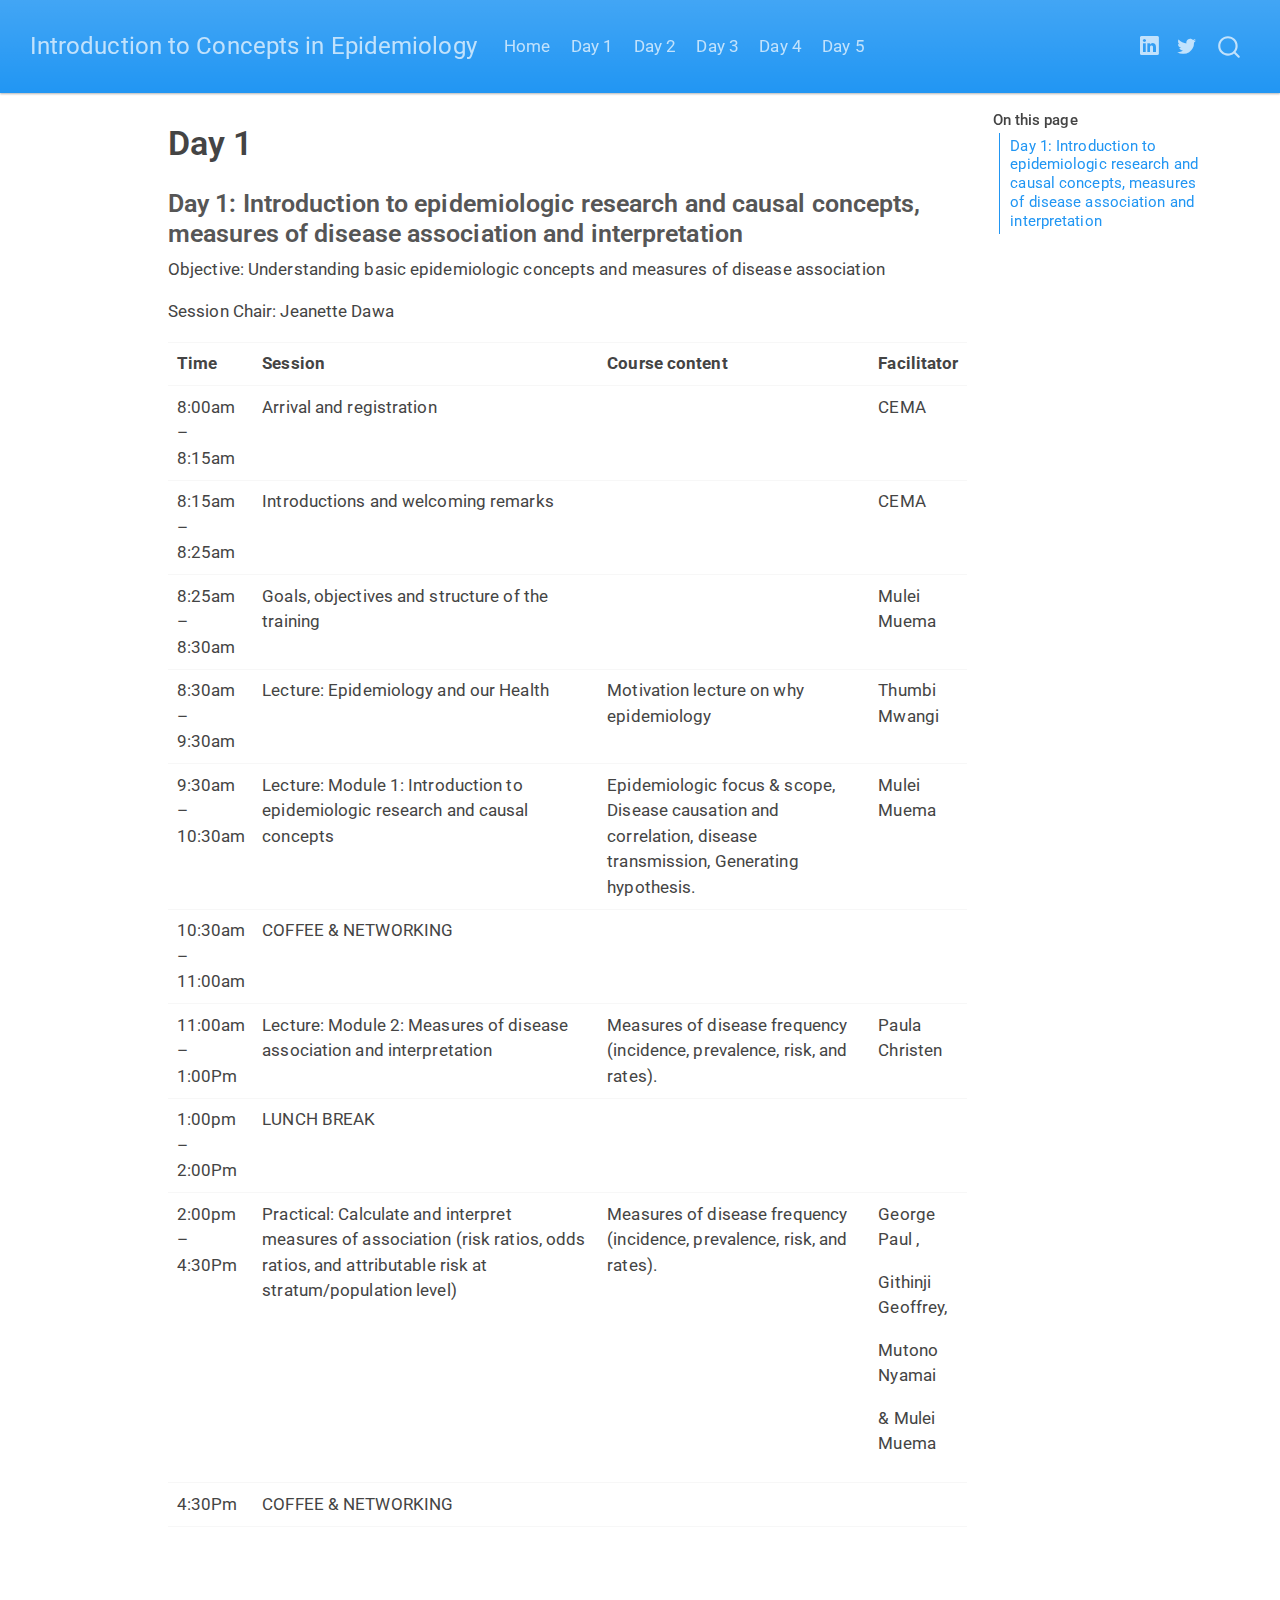
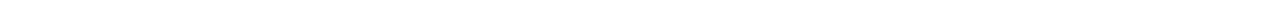
<file: docs/Day 1.html>
<!DOCTYPE html>
<html xmlns="http://www.w3.org/1999/xhtml" lang="en" xml:lang="en"><head>

<meta charset="utf-8">
<meta name="generator" content="quarto-1.5.55">

<meta name="viewport" content="width=device-width, initial-scale=1.0, user-scalable=yes">


<title>Day 1 – Introduction to Concepts in Epidemiology</title>
<style>
code{white-space: pre-wrap;}
span.smallcaps{font-variant: small-caps;}
div.columns{display: flex; gap: min(4vw, 1.5em);}
div.column{flex: auto; overflow-x: auto;}
div.hanging-indent{margin-left: 1.5em; text-indent: -1.5em;}
ul.task-list{list-style: none;}
ul.task-list li input[type="checkbox"] {
  width: 0.8em;
  margin: 0 0.8em 0.2em -1em; /* quarto-specific, see https://github.com/quarto-dev/quarto-cli/issues/4556 */ 
  vertical-align: middle;
}
</style>


<script src="site_libs/quarto-nav/quarto-nav.js"></script>
<script src="site_libs/quarto-nav/headroom.min.js"></script>
<script src="site_libs/clipboard/clipboard.min.js"></script>
<script src="site_libs/quarto-search/autocomplete.umd.js"></script>
<script src="site_libs/quarto-search/fuse.min.js"></script>
<script src="site_libs/quarto-search/quarto-search.js"></script>
<meta name="quarto:offset" content="./">
<script src="site_libs/quarto-html/quarto.js"></script>
<script src="site_libs/quarto-html/popper.min.js"></script>
<script src="site_libs/quarto-html/tippy.umd.min.js"></script>
<script src="site_libs/quarto-html/anchor.min.js"></script>
<link href="site_libs/quarto-html/tippy.css" rel="stylesheet">
<link href="site_libs/quarto-html/quarto-syntax-highlighting.css" rel="stylesheet" id="quarto-text-highlighting-styles">
<script src="site_libs/bootstrap/bootstrap.min.js"></script>
<link href="site_libs/bootstrap/bootstrap-icons.css" rel="stylesheet">
<link href="site_libs/bootstrap/bootstrap.min.css" rel="stylesheet" id="quarto-bootstrap" data-mode="light">
<script id="quarto-search-options" type="application/json">{
  "location": "navbar",
  "copy-button": false,
  "collapse-after": 3,
  "panel-placement": "end",
  "type": "overlay",
  "limit": 50,
  "keyboard-shortcut": [
    "f",
    "/",
    "s"
  ],
  "show-item-context": false,
  "language": {
    "search-no-results-text": "No results",
    "search-matching-documents-text": "matching documents",
    "search-copy-link-title": "Copy link to search",
    "search-hide-matches-text": "Hide additional matches",
    "search-more-match-text": "more match in this document",
    "search-more-matches-text": "more matches in this document",
    "search-clear-button-title": "Clear",
    "search-text-placeholder": "",
    "search-detached-cancel-button-title": "Cancel",
    "search-submit-button-title": "Submit",
    "search-label": "Search"
  }
}</script>


<meta name="twitter:title" content="Day 1 – Introduction to Concepts in Epidemiology">
<meta name="twitter:description" content="">
<meta name="twitter:card" content="summary_large_image">
</head>

<body class="nav-fixed">

<div id="quarto-search-results"></div>
  <header id="quarto-header" class="headroom fixed-top">
    <nav class="navbar navbar-expand-lg " data-bs-theme="dark">
      <div class="navbar-container container-fluid">
      <div class="navbar-brand-container mx-auto">
    <a class="navbar-brand" href="./index.html">
    <span class="navbar-title">Introduction to Concepts in Epidemiology</span>
    </a>
  </div>
            <div id="quarto-search" class="" title="Search"></div>
          <button class="navbar-toggler" type="button" data-bs-toggle="collapse" data-bs-target="#navbarCollapse" aria-controls="navbarCollapse" role="menu" aria-expanded="false" aria-label="Toggle navigation" onclick="if (window.quartoToggleHeadroom) { window.quartoToggleHeadroom(); }">
  <span class="navbar-toggler-icon"></span>
</button>
          <div class="collapse navbar-collapse" id="navbarCollapse">
            <ul class="navbar-nav navbar-nav-scroll me-auto">
  <li class="nav-item">
    <a class="nav-link" href="./index.html"> 
<span class="menu-text">Home</span></a>
  </li>  
  <li class="nav-item">
    <a class="nav-link" href="./days/Day 1.html"> 
<span class="menu-text">Day 1</span></a>
  </li>  
  <li class="nav-item">
    <a class="nav-link" href="./days/Day 2.html"> 
<span class="menu-text">Day 2</span></a>
  </li>  
  <li class="nav-item">
    <a class="nav-link" href="./days/Day 3.html"> 
<span class="menu-text">Day 3</span></a>
  </li>  
  <li class="nav-item">
    <a class="nav-link" href="./days/Day 4.html"> 
<span class="menu-text">Day 4</span></a>
  </li>  
  <li class="nav-item">
    <a class="nav-link" href="./days/Day 5.html"> 
<span class="menu-text">Day 5</span></a>
  </li>  
</ul>
            <ul class="navbar-nav navbar-nav-scroll ms-auto">
  <li class="nav-item compact">
    <a class="nav-link" href="https://www.linkedin.com/company/center-for-epidemiological-modelling-and-analysis-cema-africa/posts/?feedView=all"> <i class="bi bi-linkedin" role="img">
</i> 
<span class="menu-text"></span></a>
  </li>  
  <li class="nav-item compact">
    <a class="nav-link" href="https://x.com/CEMA_Africa"> <i class="bi bi-twitter" role="img">
</i> 
<span class="menu-text"></span></a>
  </li>  
</ul>
          </div> <!-- /navcollapse -->
            <div class="quarto-navbar-tools">
</div>
      </div> <!-- /container-fluid -->
    </nav>
</header>
<!-- content -->
<div id="quarto-content" class="quarto-container page-columns page-rows-contents page-layout-article page-navbar">
<!-- sidebar -->
<!-- margin-sidebar -->
    <div id="quarto-margin-sidebar" class="sidebar margin-sidebar">
        <nav id="TOC" role="doc-toc" class="toc-active">
    <h2 id="toc-title">On this page</h2>
   
  <ul>
  <li><a href="#day-1-introduction-to-epidemiologic-research-and-causal-concepts-measures-of-disease-association-and-interpretation" id="toc-day-1-introduction-to-epidemiologic-research-and-causal-concepts-measures-of-disease-association-and-interpretation" class="nav-link active" data-scroll-target="#day-1-introduction-to-epidemiologic-research-and-causal-concepts-measures-of-disease-association-and-interpretation">Day 1: Introduction to epidemiologic research and causal concepts, measures of disease association and interpretation</a></li>
  </ul>
</nav>
    </div>
<!-- main -->
<main class="content" id="quarto-document-content">

<header id="title-block-header" class="quarto-title-block default">
<div class="quarto-title">
<h1 class="title">Day 1</h1>
</div>



<div class="quarto-title-meta">

    
  
    
  </div>
  


</header>


<section id="day-1-introduction-to-epidemiologic-research-and-causal-concepts-measures-of-disease-association-and-interpretation" class="level3">
<h3 class="anchored" data-anchor-id="day-1-introduction-to-epidemiologic-research-and-causal-concepts-measures-of-disease-association-and-interpretation">Day 1: Introduction to epidemiologic research and causal concepts, measures of disease association and interpretation</h3>
<p>Objective: Understanding basic epidemiologic concepts and measures of disease association</p>
<p>Session Chair: Jeanette Dawa</p>
<table class="caption-top table">
<colgroup>
<col style="width: 6%">
<col style="width: 47%">
<col style="width: 37%">
<col style="width: 7%">
</colgroup>
<tbody>
<tr class="odd">
<td><strong>Time</strong></td>
<td><strong>Session</strong></td>
<td><strong>Course content</strong></td>
<td><strong>Facilitator</strong></td>
</tr>
<tr class="even">
<td>8:00am – 8:15am</td>
<td>Arrival and registration</td>
<td></td>
<td>CEMA</td>
</tr>
<tr class="odd">
<td>8:15am – 8:25am</td>
<td>Introductions and welcoming remarks</td>
<td></td>
<td>CEMA</td>
</tr>
<tr class="even">
<td>8:25am – 8:30am</td>
<td>Goals, objectives and structure of the training</td>
<td></td>
<td>Mulei Muema</td>
</tr>
<tr class="odd">
<td>8:30am – 9:30am</td>
<td>Lecture: Epidemiology and our Health</td>
<td>Motivation lecture on why epidemiology</td>
<td>Thumbi Mwangi</td>
</tr>
<tr class="even">
<td>9:30am – 10:30am</td>
<td>Lecture: Module 1: Introduction to epidemiologic research and causal concepts</td>
<td>Epidemiologic focus &amp; scope, Disease causation and correlation, disease transmission, Generating hypothesis.</td>
<td>Mulei Muema</td>
</tr>
<tr class="odd">
<td>10:30am – 11:00am</td>
<td>COFFEE &amp; NETWORKING</td>
<td></td>
<td></td>
</tr>
<tr class="even">
<td>11:00am – 1:00Pm</td>
<td>Lecture: Module 2: Measures of disease association and interpretation</td>
<td>Measures of disease frequency (incidence, prevalence, risk, and rates).</td>
<td>Paula Christen</td>
</tr>
<tr class="odd">
<td>1:00pm – 2:00Pm</td>
<td>LUNCH BREAK</td>
<td></td>
<td></td>
</tr>
<tr class="even">
<td>2:00pm – 4:30Pm</td>
<td>Practical: Calculate and interpret measures of association (risk ratios, odds ratios, and attributable risk at stratum/population level)</td>
<td>Measures of disease frequency (incidence, prevalence, risk, and rates).</td>
<td><p>George Paul ,</p>
<p>Githinji Geoffrey,</p>
<p>Mutono Nyamai</p>
<p>&amp; Mulei Muema</p></td>
</tr>
<tr class="odd">
<td>4:30Pm</td>
<td>COFFEE &amp; NETWORKING</td>
<td></td>
<td></td>
</tr>
</tbody>
</table>


</section>

</main> <!-- /main -->
<script id="quarto-html-after-body" type="application/javascript">
window.document.addEventListener("DOMContentLoaded", function (event) {
  const toggleBodyColorMode = (bsSheetEl) => {
    const mode = bsSheetEl.getAttribute("data-mode");
    const bodyEl = window.document.querySelector("body");
    if (mode === "dark") {
      bodyEl.classList.add("quarto-dark");
      bodyEl.classList.remove("quarto-light");
    } else {
      bodyEl.classList.add("quarto-light");
      bodyEl.classList.remove("quarto-dark");
    }
  }
  const toggleBodyColorPrimary = () => {
    const bsSheetEl = window.document.querySelector("link#quarto-bootstrap");
    if (bsSheetEl) {
      toggleBodyColorMode(bsSheetEl);
    }
  }
  toggleBodyColorPrimary();  
  const icon = "";
  const anchorJS = new window.AnchorJS();
  anchorJS.options = {
    placement: 'right',
    icon: icon
  };
  anchorJS.add('.anchored');
  const isCodeAnnotation = (el) => {
    for (const clz of el.classList) {
      if (clz.startsWith('code-annotation-')) {                     
        return true;
      }
    }
    return false;
  }
  const onCopySuccess = function(e) {
    // button target
    const button = e.trigger;
    // don't keep focus
    button.blur();
    // flash "checked"
    button.classList.add('code-copy-button-checked');
    var currentTitle = button.getAttribute("title");
    button.setAttribute("title", "Copied!");
    let tooltip;
    if (window.bootstrap) {
      button.setAttribute("data-bs-toggle", "tooltip");
      button.setAttribute("data-bs-placement", "left");
      button.setAttribute("data-bs-title", "Copied!");
      tooltip = new bootstrap.Tooltip(button, 
        { trigger: "manual", 
          customClass: "code-copy-button-tooltip",
          offset: [0, -8]});
      tooltip.show();    
    }
    setTimeout(function() {
      if (tooltip) {
        tooltip.hide();
        button.removeAttribute("data-bs-title");
        button.removeAttribute("data-bs-toggle");
        button.removeAttribute("data-bs-placement");
      }
      button.setAttribute("title", currentTitle);
      button.classList.remove('code-copy-button-checked');
    }, 1000);
    // clear code selection
    e.clearSelection();
  }
  const getTextToCopy = function(trigger) {
      const codeEl = trigger.previousElementSibling.cloneNode(true);
      for (const childEl of codeEl.children) {
        if (isCodeAnnotation(childEl)) {
          childEl.remove();
        }
      }
      return codeEl.innerText;
  }
  const clipboard = new window.ClipboardJS('.code-copy-button:not([data-in-quarto-modal])', {
    text: getTextToCopy
  });
  clipboard.on('success', onCopySuccess);
  if (window.document.getElementById('quarto-embedded-source-code-modal')) {
    // For code content inside modals, clipBoardJS needs to be initialized with a container option
    // TODO: Check when it could be a function (https://github.com/zenorocha/clipboard.js/issues/860)
    const clipboardModal = new window.ClipboardJS('.code-copy-button[data-in-quarto-modal]', {
      text: getTextToCopy,
      container: window.document.getElementById('quarto-embedded-source-code-modal')
    });
    clipboardModal.on('success', onCopySuccess);
  }
    var localhostRegex = new RegExp(/^(?:http|https):\/\/localhost\:?[0-9]*\//);
    var mailtoRegex = new RegExp(/^mailto:/);
      var filterRegex = new RegExp('/' + window.location.host + '/');
    var isInternal = (href) => {
        return filterRegex.test(href) || localhostRegex.test(href) || mailtoRegex.test(href);
    }
    // Inspect non-navigation links and adorn them if external
 	var links = window.document.querySelectorAll('a[href]:not(.nav-link):not(.navbar-brand):not(.toc-action):not(.sidebar-link):not(.sidebar-item-toggle):not(.pagination-link):not(.no-external):not([aria-hidden]):not(.dropdown-item):not(.quarto-navigation-tool):not(.about-link)');
    for (var i=0; i<links.length; i++) {
      const link = links[i];
      if (!isInternal(link.href)) {
        // undo the damage that might have been done by quarto-nav.js in the case of
        // links that we want to consider external
        if (link.dataset.originalHref !== undefined) {
          link.href = link.dataset.originalHref;
        }
      }
    }
  function tippyHover(el, contentFn, onTriggerFn, onUntriggerFn) {
    const config = {
      allowHTML: true,
      maxWidth: 500,
      delay: 100,
      arrow: false,
      appendTo: function(el) {
          return el.parentElement;
      },
      interactive: true,
      interactiveBorder: 10,
      theme: 'quarto',
      placement: 'bottom-start',
    };
    if (contentFn) {
      config.content = contentFn;
    }
    if (onTriggerFn) {
      config.onTrigger = onTriggerFn;
    }
    if (onUntriggerFn) {
      config.onUntrigger = onUntriggerFn;
    }
    window.tippy(el, config); 
  }
  const noterefs = window.document.querySelectorAll('a[role="doc-noteref"]');
  for (var i=0; i<noterefs.length; i++) {
    const ref = noterefs[i];
    tippyHover(ref, function() {
      // use id or data attribute instead here
      let href = ref.getAttribute('data-footnote-href') || ref.getAttribute('href');
      try { href = new URL(href).hash; } catch {}
      const id = href.replace(/^#\/?/, "");
      const note = window.document.getElementById(id);
      if (note) {
        return note.innerHTML;
      } else {
        return "";
      }
    });
  }
  const xrefs = window.document.querySelectorAll('a.quarto-xref');
  const processXRef = (id, note) => {
    // Strip column container classes
    const stripColumnClz = (el) => {
      el.classList.remove("page-full", "page-columns");
      if (el.children) {
        for (const child of el.children) {
          stripColumnClz(child);
        }
      }
    }
    stripColumnClz(note)
    if (id === null || id.startsWith('sec-')) {
      // Special case sections, only their first couple elements
      const container = document.createElement("div");
      if (note.children && note.children.length > 2) {
        container.appendChild(note.children[0].cloneNode(true));
        for (let i = 1; i < note.children.length; i++) {
          const child = note.children[i];
          if (child.tagName === "P" && child.innerText === "") {
            continue;
          } else {
            container.appendChild(child.cloneNode(true));
            break;
          }
        }
        if (window.Quarto?.typesetMath) {
          window.Quarto.typesetMath(container);
        }
        return container.innerHTML
      } else {
        if (window.Quarto?.typesetMath) {
          window.Quarto.typesetMath(note);
        }
        return note.innerHTML;
      }
    } else {
      // Remove any anchor links if they are present
      const anchorLink = note.querySelector('a.anchorjs-link');
      if (anchorLink) {
        anchorLink.remove();
      }
      if (window.Quarto?.typesetMath) {
        window.Quarto.typesetMath(note);
      }
      // TODO in 1.5, we should make sure this works without a callout special case
      if (note.classList.contains("callout")) {
        return note.outerHTML;
      } else {
        return note.innerHTML;
      }
    }
  }
  for (var i=0; i<xrefs.length; i++) {
    const xref = xrefs[i];
    tippyHover(xref, undefined, function(instance) {
      instance.disable();
      let url = xref.getAttribute('href');
      let hash = undefined; 
      if (url.startsWith('#')) {
        hash = url;
      } else {
        try { hash = new URL(url).hash; } catch {}
      }
      if (hash) {
        const id = hash.replace(/^#\/?/, "");
        const note = window.document.getElementById(id);
        if (note !== null) {
          try {
            const html = processXRef(id, note.cloneNode(true));
            instance.setContent(html);
          } finally {
            instance.enable();
            instance.show();
          }
        } else {
          // See if we can fetch this
          fetch(url.split('#')[0])
          .then(res => res.text())
          .then(html => {
            const parser = new DOMParser();
            const htmlDoc = parser.parseFromString(html, "text/html");
            const note = htmlDoc.getElementById(id);
            if (note !== null) {
              const html = processXRef(id, note);
              instance.setContent(html);
            } 
          }).finally(() => {
            instance.enable();
            instance.show();
          });
        }
      } else {
        // See if we can fetch a full url (with no hash to target)
        // This is a special case and we should probably do some content thinning / targeting
        fetch(url)
        .then(res => res.text())
        .then(html => {
          const parser = new DOMParser();
          const htmlDoc = parser.parseFromString(html, "text/html");
          const note = htmlDoc.querySelector('main.content');
          if (note !== null) {
            // This should only happen for chapter cross references
            // (since there is no id in the URL)
            // remove the first header
            if (note.children.length > 0 && note.children[0].tagName === "HEADER") {
              note.children[0].remove();
            }
            const html = processXRef(null, note);
            instance.setContent(html);
          } 
        }).finally(() => {
          instance.enable();
          instance.show();
        });
      }
    }, function(instance) {
    });
  }
      let selectedAnnoteEl;
      const selectorForAnnotation = ( cell, annotation) => {
        let cellAttr = 'data-code-cell="' + cell + '"';
        let lineAttr = 'data-code-annotation="' +  annotation + '"';
        const selector = 'span[' + cellAttr + '][' + lineAttr + ']';
        return selector;
      }
      const selectCodeLines = (annoteEl) => {
        const doc = window.document;
        const targetCell = annoteEl.getAttribute("data-target-cell");
        const targetAnnotation = annoteEl.getAttribute("data-target-annotation");
        const annoteSpan = window.document.querySelector(selectorForAnnotation(targetCell, targetAnnotation));
        const lines = annoteSpan.getAttribute("data-code-lines").split(",");
        const lineIds = lines.map((line) => {
          return targetCell + "-" + line;
        })
        let top = null;
        let height = null;
        let parent = null;
        if (lineIds.length > 0) {
            //compute the position of the single el (top and bottom and make a div)
            const el = window.document.getElementById(lineIds[0]);
            top = el.offsetTop;
            height = el.offsetHeight;
            parent = el.parentElement.parentElement;
          if (lineIds.length > 1) {
            const lastEl = window.document.getElementById(lineIds[lineIds.length - 1]);
            const bottom = lastEl.offsetTop + lastEl.offsetHeight;
            height = bottom - top;
          }
          if (top !== null && height !== null && parent !== null) {
            // cook up a div (if necessary) and position it 
            let div = window.document.getElementById("code-annotation-line-highlight");
            if (div === null) {
              div = window.document.createElement("div");
              div.setAttribute("id", "code-annotation-line-highlight");
              div.style.position = 'absolute';
              parent.appendChild(div);
            }
            div.style.top = top - 2 + "px";
            div.style.height = height + 4 + "px";
            div.style.left = 0;
            let gutterDiv = window.document.getElementById("code-annotation-line-highlight-gutter");
            if (gutterDiv === null) {
              gutterDiv = window.document.createElement("div");
              gutterDiv.setAttribute("id", "code-annotation-line-highlight-gutter");
              gutterDiv.style.position = 'absolute';
              const codeCell = window.document.getElementById(targetCell);
              const gutter = codeCell.querySelector('.code-annotation-gutter');
              gutter.appendChild(gutterDiv);
            }
            gutterDiv.style.top = top - 2 + "px";
            gutterDiv.style.height = height + 4 + "px";
          }
          selectedAnnoteEl = annoteEl;
        }
      };
      const unselectCodeLines = () => {
        const elementsIds = ["code-annotation-line-highlight", "code-annotation-line-highlight-gutter"];
        elementsIds.forEach((elId) => {
          const div = window.document.getElementById(elId);
          if (div) {
            div.remove();
          }
        });
        selectedAnnoteEl = undefined;
      };
        // Handle positioning of the toggle
    window.addEventListener(
      "resize",
      throttle(() => {
        elRect = undefined;
        if (selectedAnnoteEl) {
          selectCodeLines(selectedAnnoteEl);
        }
      }, 10)
    );
    function throttle(fn, ms) {
    let throttle = false;
    let timer;
      return (...args) => {
        if(!throttle) { // first call gets through
            fn.apply(this, args);
            throttle = true;
        } else { // all the others get throttled
            if(timer) clearTimeout(timer); // cancel #2
            timer = setTimeout(() => {
              fn.apply(this, args);
              timer = throttle = false;
            }, ms);
        }
      };
    }
      // Attach click handler to the DT
      const annoteDls = window.document.querySelectorAll('dt[data-target-cell]');
      for (const annoteDlNode of annoteDls) {
        annoteDlNode.addEventListener('click', (event) => {
          const clickedEl = event.target;
          if (clickedEl !== selectedAnnoteEl) {
            unselectCodeLines();
            const activeEl = window.document.querySelector('dt[data-target-cell].code-annotation-active');
            if (activeEl) {
              activeEl.classList.remove('code-annotation-active');
            }
            selectCodeLines(clickedEl);
            clickedEl.classList.add('code-annotation-active');
          } else {
            // Unselect the line
            unselectCodeLines();
            clickedEl.classList.remove('code-annotation-active');
          }
        });
      }
  const findCites = (el) => {
    const parentEl = el.parentElement;
    if (parentEl) {
      const cites = parentEl.dataset.cites;
      if (cites) {
        return {
          el,
          cites: cites.split(' ')
        };
      } else {
        return findCites(el.parentElement)
      }
    } else {
      return undefined;
    }
  };
  var bibliorefs = window.document.querySelectorAll('a[role="doc-biblioref"]');
  for (var i=0; i<bibliorefs.length; i++) {
    const ref = bibliorefs[i];
    const citeInfo = findCites(ref);
    if (citeInfo) {
      tippyHover(citeInfo.el, function() {
        var popup = window.document.createElement('div');
        citeInfo.cites.forEach(function(cite) {
          var citeDiv = window.document.createElement('div');
          citeDiv.classList.add('hanging-indent');
          citeDiv.classList.add('csl-entry');
          var biblioDiv = window.document.getElementById('ref-' + cite);
          if (biblioDiv) {
            citeDiv.innerHTML = biblioDiv.innerHTML;
          }
          popup.appendChild(citeDiv);
        });
        return popup.innerHTML;
      });
    }
  }
});
</script>
</div> <!-- /content -->




</body></html>
</file>
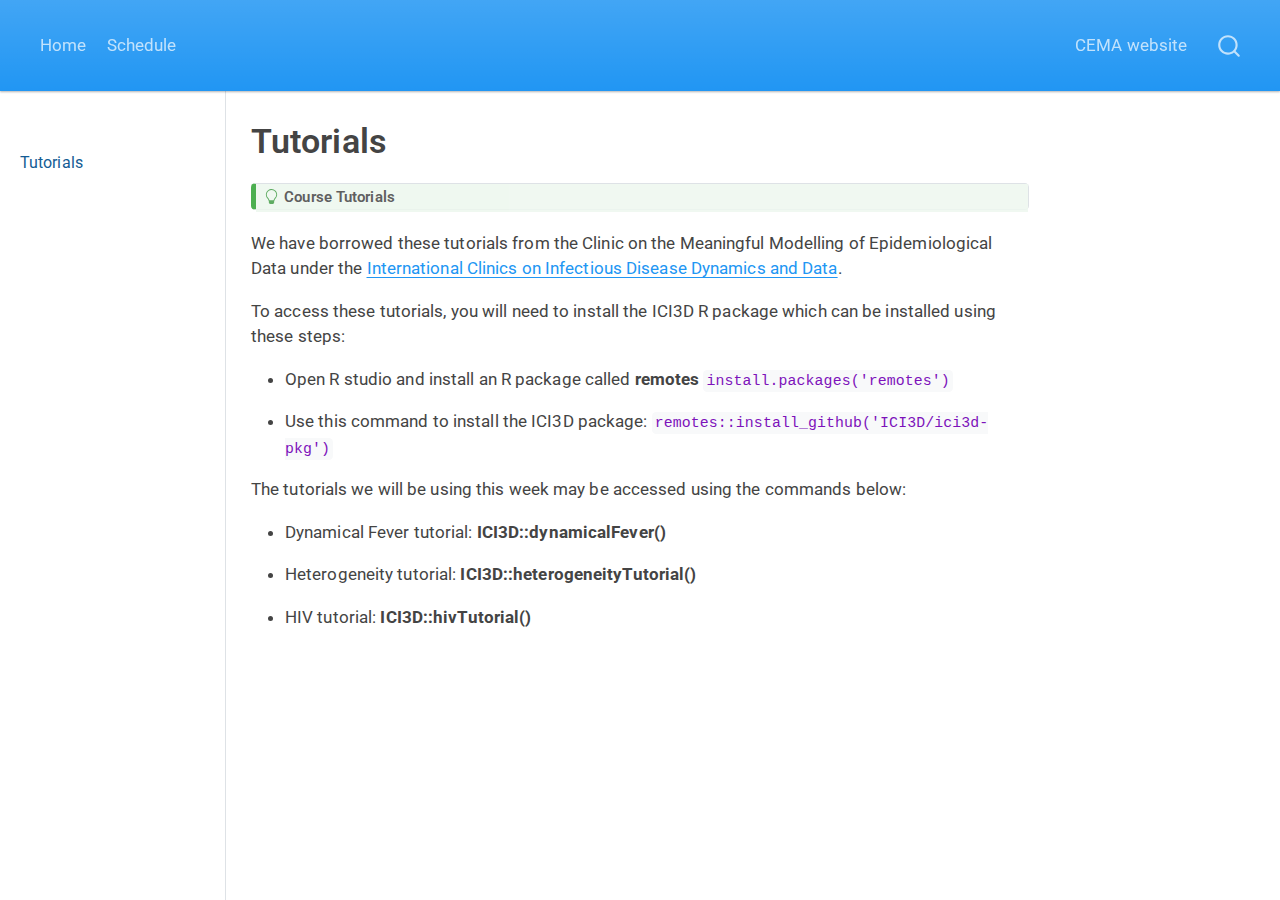
<file: docs/part_1_prep.html>
<!DOCTYPE html>
<html xmlns="http://www.w3.org/1999/xhtml" lang="en" xml:lang="en"><head>

<meta charset="utf-8">
<meta name="generator" content="quarto-1.3.433">

<meta name="viewport" content="width=device-width, initial-scale=1.0, user-scalable=yes">


<title>Tutorials</title>
<style>
code{white-space: pre-wrap;}
span.smallcaps{font-variant: small-caps;}
div.columns{display: flex; gap: min(4vw, 1.5em);}
div.column{flex: auto; overflow-x: auto;}
div.hanging-indent{margin-left: 1.5em; text-indent: -1.5em;}
ul.task-list{list-style: none;}
ul.task-list li input[type="checkbox"] {
  width: 0.8em;
  margin: 0 0.8em 0.2em -1em; /* quarto-specific, see https://github.com/quarto-dev/quarto-cli/issues/4556 */ 
  vertical-align: middle;
}
</style>


<script src="site_libs/quarto-nav/quarto-nav.js"></script>
<script src="site_libs/quarto-nav/headroom.min.js"></script>
<script src="site_libs/clipboard/clipboard.min.js"></script>
<script src="site_libs/quarto-search/autocomplete.umd.js"></script>
<script src="site_libs/quarto-search/fuse.min.js"></script>
<script src="site_libs/quarto-search/quarto-search.js"></script>
<meta name="quarto:offset" content="./">
<script src="site_libs/quarto-html/quarto.js"></script>
<script src="site_libs/quarto-html/popper.min.js"></script>
<script src="site_libs/quarto-html/tippy.umd.min.js"></script>
<script src="site_libs/quarto-html/anchor.min.js"></script>
<link href="site_libs/quarto-html/tippy.css" rel="stylesheet">
<link href="site_libs/quarto-html/quarto-syntax-highlighting.css" rel="stylesheet" id="quarto-text-highlighting-styles">
<script src="site_libs/bootstrap/bootstrap.min.js"></script>
<link href="site_libs/bootstrap/bootstrap-icons.css" rel="stylesheet">
<link href="site_libs/bootstrap/bootstrap.min.css" rel="stylesheet" id="quarto-bootstrap" data-mode="light">
<script id="quarto-search-options" type="application/json">{
  "location": "navbar",
  "copy-button": false,
  "collapse-after": 3,
  "panel-placement": "end",
  "type": "overlay",
  "limit": 20,
  "language": {
    "search-no-results-text": "No results",
    "search-matching-documents-text": "matching documents",
    "search-copy-link-title": "Copy link to search",
    "search-hide-matches-text": "Hide additional matches",
    "search-more-match-text": "more match in this document",
    "search-more-matches-text": "more matches in this document",
    "search-clear-button-title": "Clear",
    "search-detached-cancel-button-title": "Cancel",
    "search-submit-button-title": "Submit",
    "search-label": "Search"
  }
}</script>


<link rel="stylesheet" href="styles.css">
</head>

<body class="nav-sidebar docked nav-fixed">

<div id="quarto-search-results"></div>
  <header id="quarto-header" class="headroom fixed-top">
    <nav class="navbar navbar-expand-lg navbar-dark ">
      <div class="navbar-container container-fluid">
            <div id="quarto-search" class="" title="Search"></div>
          <button class="navbar-toggler" type="button" data-bs-toggle="collapse" data-bs-target="#navbarCollapse" aria-controls="navbarCollapse" aria-expanded="false" aria-label="Toggle navigation" onclick="if (window.quartoToggleHeadroom) { window.quartoToggleHeadroom(); }">
  <span class="navbar-toggler-icon"></span>
</button>
          <div class="collapse navbar-collapse" id="navbarCollapse">
            <ul class="navbar-nav navbar-nav-scroll me-auto">
  <li class="nav-item">
    <a class="nav-link" href="./index.html" rel="" target="">
 <span class="menu-text">Home</span></a>
  </li>  
  <li class="nav-item">
    <a class="nav-link" href="./about.html" rel="" target="">
 <span class="menu-text">Schedule</span></a>
  </li>  
</ul>
            <ul class="navbar-nav navbar-nav-scroll ms-auto">
  <li class="nav-item">
    <a class="nav-link" href="https://cema-africa.uonbi.ac.ke" rel="" target="">
 <span class="menu-text">CEMA website</span></a>
  </li>  
</ul>
            <div class="quarto-navbar-tools">
</div>
          </div> <!-- /navcollapse -->
      </div> <!-- /container-fluid -->
    </nav>
  <nav class="quarto-secondary-nav">
    <div class="container-fluid d-flex">
      <button type="button" class="quarto-btn-toggle btn" data-bs-toggle="collapse" data-bs-target="#quarto-sidebar,#quarto-sidebar-glass" aria-controls="quarto-sidebar" aria-expanded="false" aria-label="Toggle sidebar navigation" onclick="if (window.quartoToggleHeadroom) { window.quartoToggleHeadroom(); }">
        <i class="bi bi-layout-text-sidebar-reverse"></i>
      </button>
      <nav class="quarto-page-breadcrumbs" aria-label="breadcrumb"><ol class="breadcrumb"><li class="breadcrumb-item"><a href="./part_1_prep.html">Tutorials</a></li></ol></nav>
      <a class="flex-grow-1" role="button" data-bs-toggle="collapse" data-bs-target="#quarto-sidebar,#quarto-sidebar-glass" aria-controls="quarto-sidebar" aria-expanded="false" aria-label="Toggle sidebar navigation" onclick="if (window.quartoToggleHeadroom) { window.quartoToggleHeadroom(); }">      
      </a>
      <button type="button" class="btn quarto-search-button" aria-label="" onclick="window.quartoOpenSearch();">
        <i class="bi bi-search"></i>
      </button>
    </div>
  </nav>
</header>
<!-- content -->
<div id="quarto-content" class="quarto-container page-columns page-rows-contents page-layout-article page-navbar">
<!-- sidebar -->
  <nav id="quarto-sidebar" class="sidebar collapse collapse-horizontal sidebar-navigation docked overflow-auto">
        <div class="mt-2 flex-shrink-0 align-items-center">
        <div class="sidebar-search">
        <div id="quarto-search" class="" title="Search"></div>
        </div>
        </div>
    <div class="sidebar-menu-container"> 
    <ul class="list-unstyled mt-1">
        <li class="sidebar-item">
  <div class="sidebar-item-container"> 
  <a href="./part_1_prep.html" class="sidebar-item-text sidebar-link active">
 <span class="menu-text">Tutorials</span></a>
  </div>
</li>
    </ul>
    </div>
</nav>
<div id="quarto-sidebar-glass" data-bs-toggle="collapse" data-bs-target="#quarto-sidebar,#quarto-sidebar-glass"></div>
<!-- margin-sidebar -->
    <div id="quarto-margin-sidebar" class="sidebar margin-sidebar">
        
    </div>
<!-- main -->
<main class="content" id="quarto-document-content">

<header id="title-block-header" class="quarto-title-block default">
<div class="quarto-title">
<h1 class="title">Tutorials</h1>
</div>



<div class="quarto-title-meta">

    
  
    
  </div>
  

</header>

<div class="callout callout-style-default callout-tip callout-titled">
<div class="callout-header d-flex align-content-center">
<div class="callout-icon-container">
<i class="callout-icon"></i>
</div>
<div class="callout-title-container flex-fill">
Course Tutorials
</div>
</div>
<div class="callout-body-container callout-body">

</div>
</div>
<p>We have borrowed these tutorials from the Clinic on the Meaningful Modelling of Epidemiological Data under the <a href="http://www.ici3d.org">International Clinics on Infectious Disease Dynamics and Data</a>.</p>
<p>To access these tutorials, you will need to install the ICI3D R package which can be installed using these steps:</p>
<ul>
<li><p>Open R studio and install an R package called <strong>remotes</strong> <code>install.packages('remotes')</code></p></li>
<li><p>Use this command to install the ICI3D package: <code>remotes::install_github('ICI3D/ici3d-pkg')</code></p></li>
</ul>
<p>The tutorials we will be using this week may be accessed using the commands below:</p>
<ul>
<li><p>Dynamical Fever tutorial: <strong>ICI3D::dynamicalFever()</strong></p></li>
<li><p>Heterogeneity tutorial: <strong>ICI3D::heterogeneityTutorial()</strong></p></li>
<li><p>HIV tutorial: <strong>ICI3D::hivTutorial()</strong></p></li>
</ul>



</main> <!-- /main -->
<script id="quarto-html-after-body" type="application/javascript">
window.document.addEventListener("DOMContentLoaded", function (event) {
  const toggleBodyColorMode = (bsSheetEl) => {
    const mode = bsSheetEl.getAttribute("data-mode");
    const bodyEl = window.document.querySelector("body");
    if (mode === "dark") {
      bodyEl.classList.add("quarto-dark");
      bodyEl.classList.remove("quarto-light");
    } else {
      bodyEl.classList.add("quarto-light");
      bodyEl.classList.remove("quarto-dark");
    }
  }
  const toggleBodyColorPrimary = () => {
    const bsSheetEl = window.document.querySelector("link#quarto-bootstrap");
    if (bsSheetEl) {
      toggleBodyColorMode(bsSheetEl);
    }
  }
  toggleBodyColorPrimary();  
  const icon = "";
  const anchorJS = new window.AnchorJS();
  anchorJS.options = {
    placement: 'right',
    icon: icon
  };
  anchorJS.add('.anchored');
  const isCodeAnnotation = (el) => {
    for (const clz of el.classList) {
      if (clz.startsWith('code-annotation-')) {                     
        return true;
      }
    }
    return false;
  }
  const clipboard = new window.ClipboardJS('.code-copy-button', {
    text: function(trigger) {
      const codeEl = trigger.previousElementSibling.cloneNode(true);
      for (const childEl of codeEl.children) {
        if (isCodeAnnotation(childEl)) {
          childEl.remove();
        }
      }
      return codeEl.innerText;
    }
  });
  clipboard.on('success', function(e) {
    // button target
    const button = e.trigger;
    // don't keep focus
    button.blur();
    // flash "checked"
    button.classList.add('code-copy-button-checked');
    var currentTitle = button.getAttribute("title");
    button.setAttribute("title", "Copied!");
    let tooltip;
    if (window.bootstrap) {
      button.setAttribute("data-bs-toggle", "tooltip");
      button.setAttribute("data-bs-placement", "left");
      button.setAttribute("data-bs-title", "Copied!");
      tooltip = new bootstrap.Tooltip(button, 
        { trigger: "manual", 
          customClass: "code-copy-button-tooltip",
          offset: [0, -8]});
      tooltip.show();    
    }
    setTimeout(function() {
      if (tooltip) {
        tooltip.hide();
        button.removeAttribute("data-bs-title");
        button.removeAttribute("data-bs-toggle");
        button.removeAttribute("data-bs-placement");
      }
      button.setAttribute("title", currentTitle);
      button.classList.remove('code-copy-button-checked');
    }, 1000);
    // clear code selection
    e.clearSelection();
  });
  function tippyHover(el, contentFn) {
    const config = {
      allowHTML: true,
      content: contentFn,
      maxWidth: 500,
      delay: 100,
      arrow: false,
      appendTo: function(el) {
          return el.parentElement;
      },
      interactive: true,
      interactiveBorder: 10,
      theme: 'quarto',
      placement: 'bottom-start'
    };
    window.tippy(el, config); 
  }
  const noterefs = window.document.querySelectorAll('a[role="doc-noteref"]');
  for (var i=0; i<noterefs.length; i++) {
    const ref = noterefs[i];
    tippyHover(ref, function() {
      // use id or data attribute instead here
      let href = ref.getAttribute('data-footnote-href') || ref.getAttribute('href');
      try { href = new URL(href).hash; } catch {}
      const id = href.replace(/^#\/?/, "");
      const note = window.document.getElementById(id);
      return note.innerHTML;
    });
  }
      let selectedAnnoteEl;
      const selectorForAnnotation = ( cell, annotation) => {
        let cellAttr = 'data-code-cell="' + cell + '"';
        let lineAttr = 'data-code-annotation="' +  annotation + '"';
        const selector = 'span[' + cellAttr + '][' + lineAttr + ']';
        return selector;
      }
      const selectCodeLines = (annoteEl) => {
        const doc = window.document;
        const targetCell = annoteEl.getAttribute("data-target-cell");
        const targetAnnotation = annoteEl.getAttribute("data-target-annotation");
        const annoteSpan = window.document.querySelector(selectorForAnnotation(targetCell, targetAnnotation));
        const lines = annoteSpan.getAttribute("data-code-lines").split(",");
        const lineIds = lines.map((line) => {
          return targetCell + "-" + line;
        })
        let top = null;
        let height = null;
        let parent = null;
        if (lineIds.length > 0) {
            //compute the position of the single el (top and bottom and make a div)
            const el = window.document.getElementById(lineIds[0]);
            top = el.offsetTop;
            height = el.offsetHeight;
            parent = el.parentElement.parentElement;
          if (lineIds.length > 1) {
            const lastEl = window.document.getElementById(lineIds[lineIds.length - 1]);
            const bottom = lastEl.offsetTop + lastEl.offsetHeight;
            height = bottom - top;
          }
          if (top !== null && height !== null && parent !== null) {
            // cook up a div (if necessary) and position it 
            let div = window.document.getElementById("code-annotation-line-highlight");
            if (div === null) {
              div = window.document.createElement("div");
              div.setAttribute("id", "code-annotation-line-highlight");
              div.style.position = 'absolute';
              parent.appendChild(div);
            }
            div.style.top = top - 2 + "px";
            div.style.height = height + 4 + "px";
            let gutterDiv = window.document.getElementById("code-annotation-line-highlight-gutter");
            if (gutterDiv === null) {
              gutterDiv = window.document.createElement("div");
              gutterDiv.setAttribute("id", "code-annotation-line-highlight-gutter");
              gutterDiv.style.position = 'absolute';
              const codeCell = window.document.getElementById(targetCell);
              const gutter = codeCell.querySelector('.code-annotation-gutter');
              gutter.appendChild(gutterDiv);
            }
            gutterDiv.style.top = top - 2 + "px";
            gutterDiv.style.height = height + 4 + "px";
          }
          selectedAnnoteEl = annoteEl;
        }
      };
      const unselectCodeLines = () => {
        const elementsIds = ["code-annotation-line-highlight", "code-annotation-line-highlight-gutter"];
        elementsIds.forEach((elId) => {
          const div = window.document.getElementById(elId);
          if (div) {
            div.remove();
          }
        });
        selectedAnnoteEl = undefined;
      };
      // Attach click handler to the DT
      const annoteDls = window.document.querySelectorAll('dt[data-target-cell]');
      for (const annoteDlNode of annoteDls) {
        annoteDlNode.addEventListener('click', (event) => {
          const clickedEl = event.target;
          if (clickedEl !== selectedAnnoteEl) {
            unselectCodeLines();
            const activeEl = window.document.querySelector('dt[data-target-cell].code-annotation-active');
            if (activeEl) {
              activeEl.classList.remove('code-annotation-active');
            }
            selectCodeLines(clickedEl);
            clickedEl.classList.add('code-annotation-active');
          } else {
            // Unselect the line
            unselectCodeLines();
            clickedEl.classList.remove('code-annotation-active');
          }
        });
      }
  const findCites = (el) => {
    const parentEl = el.parentElement;
    if (parentEl) {
      const cites = parentEl.dataset.cites;
      if (cites) {
        return {
          el,
          cites: cites.split(' ')
        };
      } else {
        return findCites(el.parentElement)
      }
    } else {
      return undefined;
    }
  };
  var bibliorefs = window.document.querySelectorAll('a[role="doc-biblioref"]');
  for (var i=0; i<bibliorefs.length; i++) {
    const ref = bibliorefs[i];
    const citeInfo = findCites(ref);
    if (citeInfo) {
      tippyHover(citeInfo.el, function() {
        var popup = window.document.createElement('div');
        citeInfo.cites.forEach(function(cite) {
          var citeDiv = window.document.createElement('div');
          citeDiv.classList.add('hanging-indent');
          citeDiv.classList.add('csl-entry');
          var biblioDiv = window.document.getElementById('ref-' + cite);
          if (biblioDiv) {
            citeDiv.innerHTML = biblioDiv.innerHTML;
          }
          popup.appendChild(citeDiv);
        });
        return popup.innerHTML;
      });
    }
  }
});
</script>
</div> <!-- /content -->



</body></html>
</file>
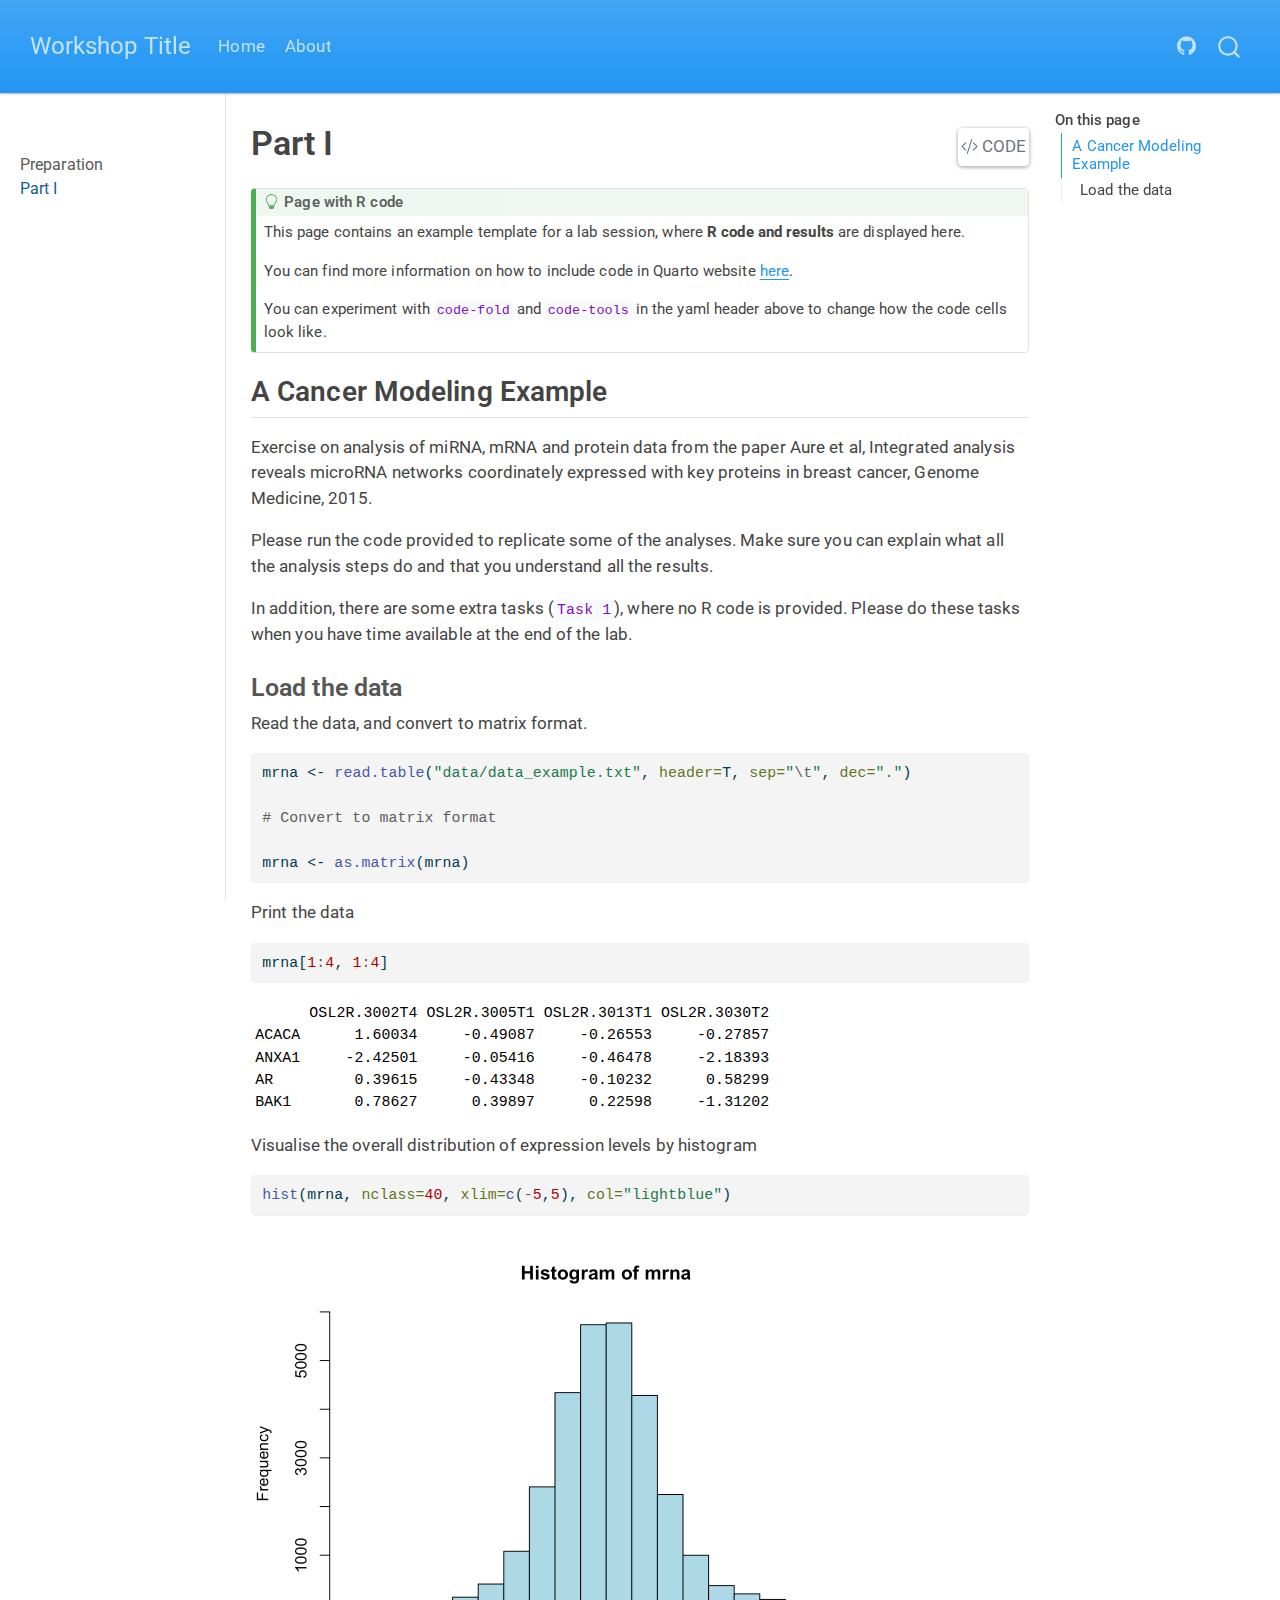
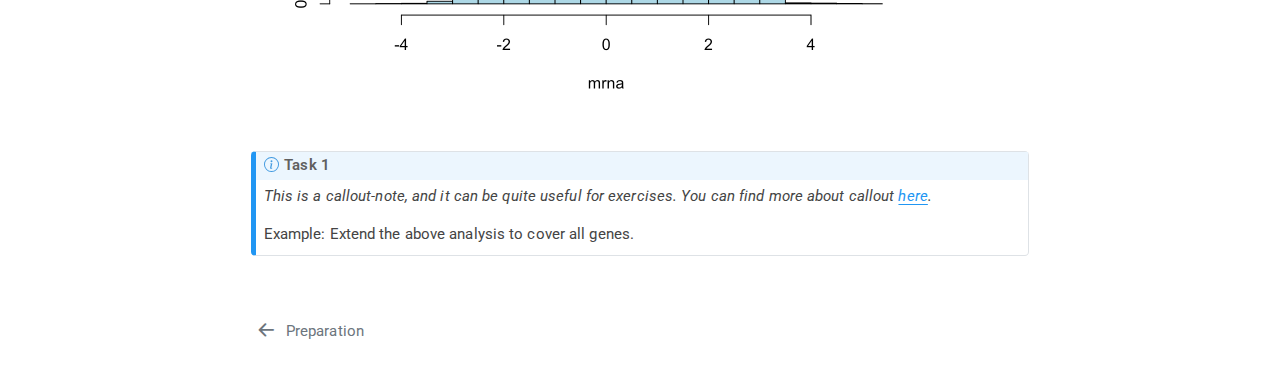
<file: docs/part_2_eda.html>
<!DOCTYPE html>
<html xmlns="http://www.w3.org/1999/xhtml" lang="en" xml:lang="en"><head>

<meta charset="utf-8">
<meta name="generator" content="quarto-1.4.339">

<meta name="viewport" content="width=device-width, initial-scale=1.0, user-scalable=yes">


<title>Workshop Title - Part I</title>
<style>
code{white-space: pre-wrap;}
span.smallcaps{font-variant: small-caps;}
div.columns{display: flex; gap: min(4vw, 1.5em);}
div.column{flex: auto; overflow-x: auto;}
div.hanging-indent{margin-left: 1.5em; text-indent: -1.5em;}
ul.task-list{list-style: none;}
ul.task-list li input[type="checkbox"] {
  width: 0.8em;
  margin: 0 0.8em 0.2em -1em; /* quarto-specific, see https://github.com/quarto-dev/quarto-cli/issues/4556 */ 
  vertical-align: middle;
}
/* CSS for syntax highlighting */
pre > code.sourceCode { white-space: pre; position: relative; }
pre > code.sourceCode > span { display: inline-block; line-height: 1.25; }
pre > code.sourceCode > span:empty { height: 1.2em; }
.sourceCode { overflow: visible; }
code.sourceCode > span { color: inherit; text-decoration: inherit; }
div.sourceCode { margin: 1em 0; }
pre.sourceCode { margin: 0; }
@media screen {
div.sourceCode { overflow: auto; }
}
@media print {
pre > code.sourceCode { white-space: pre-wrap; }
pre > code.sourceCode > span { text-indent: -5em; padding-left: 5em; }
}
pre.numberSource code
  { counter-reset: source-line 0; }
pre.numberSource code > span
  { position: relative; left: -4em; counter-increment: source-line; }
pre.numberSource code > span > a:first-child::before
  { content: counter(source-line);
    position: relative; left: -1em; text-align: right; vertical-align: baseline;
    border: none; display: inline-block;
    -webkit-touch-callout: none; -webkit-user-select: none;
    -khtml-user-select: none; -moz-user-select: none;
    -ms-user-select: none; user-select: none;
    padding: 0 4px; width: 4em;
  }
pre.numberSource { margin-left: 3em;  padding-left: 4px; }
div.sourceCode
  {   }
@media screen {
pre > code.sourceCode > span > a:first-child::before { text-decoration: underline; }
}
</style>


<script src="site_libs/quarto-nav/quarto-nav.js"></script>
<script src="site_libs/quarto-nav/headroom.min.js"></script>
<script src="site_libs/clipboard/clipboard.min.js"></script>
<script src="site_libs/quarto-search/autocomplete.umd.js"></script>
<script src="site_libs/quarto-search/fuse.min.js"></script>
<script src="site_libs/quarto-search/quarto-search.js"></script>
<meta name="quarto:offset" content="./">
<link href="./part_1_prep.html" rel="prev">
<script src="site_libs/quarto-html/quarto.js"></script>
<script src="site_libs/quarto-html/popper.min.js"></script>
<script src="site_libs/quarto-html/tippy.umd.min.js"></script>
<script src="site_libs/quarto-html/anchor.min.js"></script>
<link href="site_libs/quarto-html/tippy.css" rel="stylesheet">
<link href="site_libs/quarto-html/quarto-syntax-highlighting.css" rel="stylesheet" id="quarto-text-highlighting-styles">
<script src="site_libs/bootstrap/bootstrap.min.js"></script>
<link href="site_libs/bootstrap/bootstrap-icons.css" rel="stylesheet">
<link href="site_libs/bootstrap/bootstrap.min.css" rel="stylesheet" id="quarto-bootstrap" data-mode="light">
<script id="quarto-search-options" type="application/json">{
  "location": "navbar",
  "copy-button": false,
  "collapse-after": 3,
  "panel-placement": "end",
  "type": "overlay",
  "limit": 20,
  "keyboard-shortcut": [
    "f",
    "/",
    "s"
  ],
  "language": {
    "search-no-results-text": "No results",
    "search-matching-documents-text": "matching documents",
    "search-copy-link-title": "Copy link to search",
    "search-hide-matches-text": "Hide additional matches",
    "search-more-match-text": "more match in this document",
    "search-more-matches-text": "more matches in this document",
    "search-clear-button-title": "Clear",
    "search-detached-cancel-button-title": "Cancel",
    "search-submit-button-title": "Submit",
    "search-label": "Search"
  }
}</script>


<link rel="stylesheet" href="styles.css">
</head>

<body class="nav-sidebar docked nav-fixed">

<div id="quarto-search-results"></div>
  <header id="quarto-header" class="headroom fixed-top">
    <nav class="navbar navbar-expand-lg navbar-dark ">
      <div class="navbar-container container-fluid">
      <div class="navbar-brand-container mx-auto">
    <a class="navbar-brand" href="./index.html">
    <span class="navbar-title">Workshop Title</span>
    </a>
  </div>
            <div id="quarto-search" class="" title="Search"></div>
          <button class="navbar-toggler" type="button" data-bs-toggle="collapse" data-bs-target="#navbarCollapse" aria-controls="navbarCollapse" aria-expanded="false" aria-label="Toggle navigation" onclick="if (window.quartoToggleHeadroom) { window.quartoToggleHeadroom(); }">
  <span class="navbar-toggler-icon"></span>
</button>
          <div class="collapse navbar-collapse" id="navbarCollapse">
            <ul class="navbar-nav navbar-nav-scroll me-auto">
  <li class="nav-item">
    <a class="nav-link" href="./index.html"> 
<span class="menu-text">Home</span></a>
  </li>  
  <li class="nav-item">
    <a class="nav-link" href="./about.html"> 
<span class="menu-text">About</span></a>
  </li>  
</ul>
            <ul class="navbar-nav navbar-nav-scroll ms-auto">
  <li class="nav-item compact">
    <a class="nav-link" href="https://github.com"> <i class="bi bi-github" role="img">
</i> 
<span class="menu-text"></span></a>
  </li>  
</ul>
          </div> <!-- /navcollapse -->
          <div class="quarto-navbar-tools">
</div>
      </div> <!-- /container-fluid -->
    </nav>
  <nav class="quarto-secondary-nav">
    <div class="container-fluid d-flex">
      <button type="button" class="quarto-btn-toggle btn" data-bs-toggle="collapse" data-bs-target="#quarto-sidebar,#quarto-sidebar-glass" aria-controls="quarto-sidebar" aria-expanded="false" aria-label="Toggle sidebar navigation" onclick="if (window.quartoToggleHeadroom) { window.quartoToggleHeadroom(); }">
        <i class="bi bi-layout-text-sidebar-reverse"></i>
      </button>
        <nav class="quarto-page-breadcrumbs" aria-label="breadcrumb"><ol class="breadcrumb"><li class="breadcrumb-item"><a href="./part_2_eda.html">Part I</a></li></ol></nav>
        <a class="flex-grow-1" role="button" data-bs-toggle="collapse" data-bs-target="#quarto-sidebar,#quarto-sidebar-glass" aria-controls="quarto-sidebar" aria-expanded="false" aria-label="Toggle sidebar navigation" onclick="if (window.quartoToggleHeadroom) { window.quartoToggleHeadroom(); }">      
        </a>
      <button type="button" class="btn quarto-search-button" aria-label="" onclick="window.quartoOpenSearch();">
        <i class="bi bi-search"></i>
      </button>
    </div>
  </nav>
</header>
<!-- content -->
<div id="quarto-content" class="quarto-container page-columns page-rows-contents page-layout-article page-navbar">
<!-- sidebar -->
  <nav id="quarto-sidebar" class="sidebar collapse collapse-horizontal sidebar-navigation docked overflow-auto">
        <div class="mt-2 flex-shrink-0 align-items-center">
        <div class="sidebar-search">
        <div id="quarto-search" class="" title="Search"></div>
        </div>
        </div>
    <div class="sidebar-menu-container"> 
    <ul class="list-unstyled mt-1">
        <li class="sidebar-item">
  <div class="sidebar-item-container"> 
  <a href="./part_1_prep.html" class="sidebar-item-text sidebar-link">
 <span class="menu-text">Preparation</span></a>
  </div>
</li>
        <li class="sidebar-item">
  <div class="sidebar-item-container"> 
  <a href="./part_2_eda.html" class="sidebar-item-text sidebar-link active">
 <span class="menu-text">Part I</span></a>
  </div>
</li>
    </ul>
    </div>
</nav>
<div id="quarto-sidebar-glass" data-bs-toggle="collapse" data-bs-target="#quarto-sidebar,#quarto-sidebar-glass"></div>
<!-- margin-sidebar -->
    <div id="quarto-margin-sidebar" class="sidebar margin-sidebar">
        <nav id="TOC" role="doc-toc" class="toc-active">
    <h2 id="toc-title">On this page</h2>
   
  <ul>
  <li><a href="#a-cancer-modeling-example" id="toc-a-cancer-modeling-example" class="nav-link active" data-scroll-target="#a-cancer-modeling-example">A Cancer Modeling Example</a>
  <ul class="collapse">
  <li><a href="#load-the-data" id="toc-load-the-data" class="nav-link" data-scroll-target="#load-the-data">Load the data</a></li>
  </ul></li>
  </ul>
</nav>
    </div>
<!-- main -->
<main class="content" id="quarto-document-content">

<header id="title-block-header" class="quarto-title-block default">
<div class="quarto-title">
<div class="quarto-title-block"><div><h1 class="title">Part I</h1><button type="button" class="btn code-tools-button" id="quarto-code-tools-source"><i class="bi"></i> Code</button></div></div>
</div>



<div class="quarto-title-meta">

    
  
    
  </div>
  


</header>

<div class="callout callout-style-default callout-tip callout-titled">
<div class="callout-header d-flex align-content-center">
<div class="callout-icon-container">
<i class="callout-icon"></i>
</div>
<div class="callout-title-container flex-fill">
Page with R code
</div>
</div>
<div class="callout-body-container callout-body">
<p>This page contains an example template for a lab session, where <strong>R code and results</strong> are displayed here.</p>
<p>You can find more information on how to include code in Quarto website <a href="https://quarto.org/docs/reference/cells/cells-knitr.html">here</a>.</p>
<p>You can experiment with <code>code-fold</code> and <code>code-tools</code> in the yaml header above to change how the code cells look like.</p>
</div>
</div>
<section id="a-cancer-modeling-example" class="level2">
<h2 class="anchored" data-anchor-id="a-cancer-modeling-example">A Cancer Modeling Example</h2>
<p>Exercise on analysis of miRNA, mRNA and protein data from the paper Aure et al, Integrated analysis reveals microRNA networks coordinately expressed with key proteins in breast cancer, Genome Medicine, 2015.</p>
<p>Please run the code provided to replicate some of the analyses. Make sure you can explain what all the analysis steps do and that you understand all the results.</p>
<p>In addition, there are some extra tasks (<code>Task 1</code>), where no R code is provided. Please do these tasks when you have time available at the end of the lab.</p>
<section id="load-the-data" class="level3">
<h3 class="anchored" data-anchor-id="load-the-data">Load the data</h3>
<p>Read the data, and convert to matrix format.</p>
<div class="cell">
<div class="sourceCode cell-code" id="cb1"><pre class="sourceCode r code-with-copy"><code class="sourceCode r"><span id="cb1-1"><a href="#cb1-1" aria-hidden="true" tabindex="-1"></a>mrna <span class="ot">&lt;-</span> <span class="fu">read.table</span>(<span class="st">"data/data_example.txt"</span>, <span class="at">header=</span>T, <span class="at">sep=</span><span class="st">"</span><span class="sc">\t</span><span class="st">"</span>, <span class="at">dec=</span><span class="st">"."</span>)</span>
<span id="cb1-2"><a href="#cb1-2" aria-hidden="true" tabindex="-1"></a></span>
<span id="cb1-3"><a href="#cb1-3" aria-hidden="true" tabindex="-1"></a><span class="co"># Convert to matrix format</span></span>
<span id="cb1-4"><a href="#cb1-4" aria-hidden="true" tabindex="-1"></a></span>
<span id="cb1-5"><a href="#cb1-5" aria-hidden="true" tabindex="-1"></a>mrna <span class="ot">&lt;-</span> <span class="fu">as.matrix</span>(mrna)</span></code><button title="Copy to Clipboard" class="code-copy-button"><i class="bi"></i></button></pre></div>
</div>
<p>Print the data</p>
<div class="cell">
<div class="sourceCode cell-code" id="cb2"><pre class="sourceCode r code-with-copy"><code class="sourceCode r"><span id="cb2-1"><a href="#cb2-1" aria-hidden="true" tabindex="-1"></a>mrna[<span class="dv">1</span><span class="sc">:</span><span class="dv">4</span>, <span class="dv">1</span><span class="sc">:</span><span class="dv">4</span>]</span></code><button title="Copy to Clipboard" class="code-copy-button"><i class="bi"></i></button></pre></div>
<div class="cell-output cell-output-stdout">
<pre><code>      OSL2R.3002T4 OSL2R.3005T1 OSL2R.3013T1 OSL2R.3030T2
ACACA      1.60034     -0.49087     -0.26553     -0.27857
ANXA1     -2.42501     -0.05416     -0.46478     -2.18393
AR         0.39615     -0.43348     -0.10232      0.58299
BAK1       0.78627      0.39897      0.22598     -1.31202</code></pre>
</div>
</div>
<p>Visualise the overall distribution of expression levels by histogram</p>
<div class="cell">
<div class="sourceCode cell-code" id="cb4"><pre class="sourceCode r code-with-copy"><code class="sourceCode r"><span id="cb4-1"><a href="#cb4-1" aria-hidden="true" tabindex="-1"></a><span class="fu">hist</span>(mrna, <span class="at">nclass=</span><span class="dv">40</span>, <span class="at">xlim=</span><span class="fu">c</span>(<span class="sc">-</span><span class="dv">5</span>,<span class="dv">5</span>), <span class="at">col=</span><span class="st">"lightblue"</span>)</span></code><button title="Copy to Clipboard" class="code-copy-button"><i class="bi"></i></button></pre></div>
<div class="cell-output-display">
<p><img src="part_2_eda_files/figure-html/unnamed-chunk-3-1.png" class="img-fluid" width="672"></p>
</div>
</div>
<div class="callout callout-style-default callout-note callout-titled">
<div class="callout-header d-flex align-content-center">
<div class="callout-icon-container">
<i class="callout-icon"></i>
</div>
<div class="callout-title-container flex-fill">
Task 1
</div>
</div>
<div class="callout-body-container callout-body">
<p><em>This is a callout-note, and it can be quite useful for exercises. You can find more about callout <a href="https://quarto.org/docs/authoring/callouts.html">here</a>.</em></p>
<p>Example: Extend the above analysis to cover all genes.</p>
</div>
</div>


<!-- -->

</section>
</section>

</main> <!-- /main -->
<script id="quarto-html-after-body" type="application/javascript">
window.document.addEventListener("DOMContentLoaded", function (event) {
  const toggleBodyColorMode = (bsSheetEl) => {
    const mode = bsSheetEl.getAttribute("data-mode");
    const bodyEl = window.document.querySelector("body");
    if (mode === "dark") {
      bodyEl.classList.add("quarto-dark");
      bodyEl.classList.remove("quarto-light");
    } else {
      bodyEl.classList.add("quarto-light");
      bodyEl.classList.remove("quarto-dark");
    }
  }
  const toggleBodyColorPrimary = () => {
    const bsSheetEl = window.document.querySelector("link#quarto-bootstrap");
    if (bsSheetEl) {
      toggleBodyColorMode(bsSheetEl);
    }
  }
  toggleBodyColorPrimary();  
  const icon = "";
  const anchorJS = new window.AnchorJS();
  anchorJS.options = {
    placement: 'right',
    icon: icon
  };
  anchorJS.add('.anchored');
  const isCodeAnnotation = (el) => {
    for (const clz of el.classList) {
      if (clz.startsWith('code-annotation-')) {                     
        return true;
      }
    }
    return false;
  }
  const clipboard = new window.ClipboardJS('.code-copy-button', {
    text: function(trigger) {
      const codeEl = trigger.previousElementSibling.cloneNode(true);
      for (const childEl of codeEl.children) {
        if (isCodeAnnotation(childEl)) {
          childEl.remove();
        }
      }
      return codeEl.innerText;
    }
  });
  clipboard.on('success', function(e) {
    // button target
    const button = e.trigger;
    // don't keep focus
    button.blur();
    // flash "checked"
    button.classList.add('code-copy-button-checked');
    var currentTitle = button.getAttribute("title");
    button.setAttribute("title", "Copied!");
    let tooltip;
    if (window.bootstrap) {
      button.setAttribute("data-bs-toggle", "tooltip");
      button.setAttribute("data-bs-placement", "left");
      button.setAttribute("data-bs-title", "Copied!");
      tooltip = new bootstrap.Tooltip(button, 
        { trigger: "manual", 
          customClass: "code-copy-button-tooltip",
          offset: [0, -8]});
      tooltip.show();    
    }
    setTimeout(function() {
      if (tooltip) {
        tooltip.hide();
        button.removeAttribute("data-bs-title");
        button.removeAttribute("data-bs-toggle");
        button.removeAttribute("data-bs-placement");
      }
      button.setAttribute("title", currentTitle);
      button.classList.remove('code-copy-button-checked');
    }, 1000);
    // clear code selection
    e.clearSelection();
  });
  const viewSource = window.document.getElementById('quarto-view-source') ||
                     window.document.getElementById('quarto-code-tools-source');
  if (viewSource) {
    const sourceUrl = viewSource.getAttribute("data-quarto-source-url");
    viewSource.addEventListener("click", function(e) {
      if (sourceUrl) {
        // rstudio viewer pane
        if (/\bcapabilities=\b/.test(window.location)) {
          window.open(sourceUrl);
        } else {
          window.location.href = sourceUrl;
        }
      } else {
        const modal = new bootstrap.Modal(document.getElementById('quarto-embedded-source-code-modal'));
        modal.show();
      }
      return false;
    });
  }
  function toggleCodeHandler(show) {
    return function(e) {
      const detailsSrc = window.document.querySelectorAll(".cell > details > .sourceCode");
      for (let i=0; i<detailsSrc.length; i++) {
        const details = detailsSrc[i].parentElement;
        if (show) {
          details.open = true;
        } else {
          details.removeAttribute("open");
        }
      }
      const cellCodeDivs = window.document.querySelectorAll(".cell > .sourceCode");
      const fromCls = show ? "hidden" : "unhidden";
      const toCls = show ? "unhidden" : "hidden";
      for (let i=0; i<cellCodeDivs.length; i++) {
        const codeDiv = cellCodeDivs[i];
        if (codeDiv.classList.contains(fromCls)) {
          codeDiv.classList.remove(fromCls);
          codeDiv.classList.add(toCls);
        } 
      }
      return false;
    }
  }
  const hideAllCode = window.document.getElementById("quarto-hide-all-code");
  if (hideAllCode) {
    hideAllCode.addEventListener("click", toggleCodeHandler(false));
  }
  const showAllCode = window.document.getElementById("quarto-show-all-code");
  if (showAllCode) {
    showAllCode.addEventListener("click", toggleCodeHandler(true));
  }
  function tippyHover(el, contentFn, onTriggerFn, onUntriggerFn) {
    const config = {
      allowHTML: true,
      maxWidth: 500,
      delay: 100,
      arrow: false,
      appendTo: function(el) {
          return el.parentElement;
      },
      interactive: true,
      interactiveBorder: 10,
      theme: 'quarto',
      placement: 'bottom-start',
    };
    if (contentFn) {
      config.content = contentFn;
    }
    if (onTriggerFn) {
      config.onTrigger = onTriggerFn;
    }
    if (onUntriggerFn) {
      config.onUntrigger = onUntriggerFn;
    }
    window.tippy(el, config); 
  }
  const noterefs = window.document.querySelectorAll('a[role="doc-noteref"]');
  for (var i=0; i<noterefs.length; i++) {
    const ref = noterefs[i];
    tippyHover(ref, function() {
      // use id or data attribute instead here
      let href = ref.getAttribute('data-footnote-href') || ref.getAttribute('href');
      try { href = new URL(href).hash; } catch {}
      const id = href.replace(/^#\/?/, "");
      const note = window.document.getElementById(id);
      return note.innerHTML;
    });
  }
  const xrefs = window.document.querySelectorAll('a.quarto-xref');
  const processXRef = (id, note) => {
    // Strip column container classes
    const stripColumnClz = (el) => {
      el.classList.remove("page-full", "page-columns");
      if (el.children) {
        for (const child of el.children) {
          stripColumnClz(child);
        }
      }
    }
    stripColumnClz(note)
    if (id.startsWith('sec-')) {
      // Special case sections, only their first couple elements
      const container = document.createElement("div");
      if (note.children && note.children.length > 2) {
        for (let i = 0; i < 2; i++) {
          container.appendChild(note.children[i].cloneNode(true));
        }
        return container.innerHTML
      } else {
        return note.innerHTML;
      }
    } else {
      // Remove any anchor links if they are present
      const anchorLink = note.querySelector('a.anchorjs-link');
      if (anchorLink) {
        anchorLink.remove();
      }
      return note.innerHTML;
    }
  }
  for (var i=0; i<xrefs.length; i++) {
    const xref = xrefs[i];
    tippyHover(xref, undefined, function(instance) {
      instance.disable();
      let url = xref.getAttribute('href');
      let hash = undefined; 
      if (url.startsWith('#')) {
        hash = url;
      } else {
        try { hash = new URL(url).hash; } catch {}
      }
      if (hash) {
        const id = hash.replace(/^#\/?/, "");
        const note = window.document.getElementById(id);
        if (note !== null) {
          try {
            const html = processXRef(id, note.cloneNode(true));
            instance.setContent(html);
          } finally {
            instance.enable();
            instance.show();
          }
        } else {
          // See if we can fetch this
          fetch(url.split('#')[0])
          .then(res => res.text())
          .then(html => {
            const parser = new DOMParser();
            const htmlDoc = parser.parseFromString(html, "text/html");
            const note = htmlDoc.getElementById(id);
            if (note !== null) {
              const html = processXRef(id, note);
              instance.setContent(html);
            } 
          }).finally(() => {
            instance.enable();
            instance.show();
          });
        }
      }
    }, function(instance) {
    });
  }
      let selectedAnnoteEl;
      const selectorForAnnotation = ( cell, annotation) => {
        let cellAttr = 'data-code-cell="' + cell + '"';
        let lineAttr = 'data-code-annotation="' +  annotation + '"';
        const selector = 'span[' + cellAttr + '][' + lineAttr + ']';
        return selector;
      }
      const selectCodeLines = (annoteEl) => {
        const doc = window.document;
        const targetCell = annoteEl.getAttribute("data-target-cell");
        const targetAnnotation = annoteEl.getAttribute("data-target-annotation");
        const annoteSpan = window.document.querySelector(selectorForAnnotation(targetCell, targetAnnotation));
        const lines = annoteSpan.getAttribute("data-code-lines").split(",");
        const lineIds = lines.map((line) => {
          return targetCell + "-" + line;
        })
        let top = null;
        let height = null;
        let parent = null;
        if (lineIds.length > 0) {
            //compute the position of the single el (top and bottom and make a div)
            const el = window.document.getElementById(lineIds[0]);
            top = el.offsetTop;
            height = el.offsetHeight;
            parent = el.parentElement.parentElement;
          if (lineIds.length > 1) {
            const lastEl = window.document.getElementById(lineIds[lineIds.length - 1]);
            const bottom = lastEl.offsetTop + lastEl.offsetHeight;
            height = bottom - top;
          }
          if (top !== null && height !== null && parent !== null) {
            // cook up a div (if necessary) and position it 
            let div = window.document.getElementById("code-annotation-line-highlight");
            if (div === null) {
              div = window.document.createElement("div");
              div.setAttribute("id", "code-annotation-line-highlight");
              div.style.position = 'absolute';
              parent.appendChild(div);
            }
            div.style.top = top - 2 + "px";
            div.style.height = height + 4 + "px";
            div.style.left = 0;
            let gutterDiv = window.document.getElementById("code-annotation-line-highlight-gutter");
            if (gutterDiv === null) {
              gutterDiv = window.document.createElement("div");
              gutterDiv.setAttribute("id", "code-annotation-line-highlight-gutter");
              gutterDiv.style.position = 'absolute';
              const codeCell = window.document.getElementById(targetCell);
              const gutter = codeCell.querySelector('.code-annotation-gutter');
              gutter.appendChild(gutterDiv);
            }
            gutterDiv.style.top = top - 2 + "px";
            gutterDiv.style.height = height + 4 + "px";
          }
          selectedAnnoteEl = annoteEl;
        }
      };
      const unselectCodeLines = () => {
        const elementsIds = ["code-annotation-line-highlight", "code-annotation-line-highlight-gutter"];
        elementsIds.forEach((elId) => {
          const div = window.document.getElementById(elId);
          if (div) {
            div.remove();
          }
        });
        selectedAnnoteEl = undefined;
      };
        // Handle positioning of the toggle
    window.addEventListener(
      "resize",
      throttle(() => {
        console.log("RESIZE");
        elRect = undefined;
        if (selectedAnnoteEl) {
          selectCodeLines(selectedAnnoteEl);
        }
      }, 10)
    );
    function throttle(fn, ms) {
    let throttle = false;
    let timer;
      return (...args) => {
        if(!throttle) { // first call gets through
            fn.apply(this, args);
            throttle = true;
        } else { // all the others get throttled
            if(timer) clearTimeout(timer); // cancel #2
            timer = setTimeout(() => {
              fn.apply(this, args);
              timer = throttle = false;
            }, ms);
        }
      };
    }
      // Attach click handler to the DT
      const annoteDls = window.document.querySelectorAll('dt[data-target-cell]');
      for (const annoteDlNode of annoteDls) {
        annoteDlNode.addEventListener('click', (event) => {
          const clickedEl = event.target;
          if (clickedEl !== selectedAnnoteEl) {
            unselectCodeLines();
            const activeEl = window.document.querySelector('dt[data-target-cell].code-annotation-active');
            if (activeEl) {
              activeEl.classList.remove('code-annotation-active');
            }
            selectCodeLines(clickedEl);
            clickedEl.classList.add('code-annotation-active');
          } else {
            // Unselect the line
            unselectCodeLines();
            clickedEl.classList.remove('code-annotation-active');
          }
        });
      }
  const findCites = (el) => {
    const parentEl = el.parentElement;
    if (parentEl) {
      const cites = parentEl.dataset.cites;
      if (cites) {
        return {
          el,
          cites: cites.split(' ')
        };
      } else {
        return findCites(el.parentElement)
      }
    } else {
      return undefined;
    }
  };
  var bibliorefs = window.document.querySelectorAll('a[role="doc-biblioref"]');
  for (var i=0; i<bibliorefs.length; i++) {
    const ref = bibliorefs[i];
    const citeInfo = findCites(ref);
    if (citeInfo) {
      tippyHover(citeInfo.el, function() {
        var popup = window.document.createElement('div');
        citeInfo.cites.forEach(function(cite) {
          var citeDiv = window.document.createElement('div');
          citeDiv.classList.add('hanging-indent');
          citeDiv.classList.add('csl-entry');
          var biblioDiv = window.document.getElementById('ref-' + cite);
          if (biblioDiv) {
            citeDiv.innerHTML = biblioDiv.innerHTML;
          }
          popup.appendChild(citeDiv);
        });
        return popup.innerHTML;
      });
    }
  }
});
</script>
<nav class="page-navigation">
  <div class="nav-page nav-page-previous">
      <a href="./part_1_prep.html" class="pagination-link">
        <i class="bi bi-arrow-left-short"></i> <span class="nav-page-text">Preparation</span>
      </a>          
  </div>
  <div class="nav-page nav-page-next">
  </div>
</nav><div class="modal fade" id="quarto-embedded-source-code-modal" tabindex="-1" aria-labelledby="quarto-embedded-source-code-modal-label" aria-hidden="true"><div class="modal-dialog modal-dialog-scrollable"><div class="modal-content"><div class="modal-header"><h5 class="modal-title" id="quarto-embedded-source-code-modal-label">Source Code</h5><button class="btn-close" data-bs-dismiss="modal"></button></div><div class="modal-body"><div class="">
<div class="sourceCode" id="cb5" data-shortcodes="false"><pre class="sourceCode markdown code-with-copy"><code class="sourceCode markdown"><span id="cb5-1"><a href="#cb5-1" aria-hidden="true" tabindex="-1"></a><span class="co">---</span></span>
<span id="cb5-2"><a href="#cb5-2" aria-hidden="true" tabindex="-1"></a><span class="an">title:</span><span class="co"> "Part I"</span></span>
<span id="cb5-3"><a href="#cb5-3" aria-hidden="true" tabindex="-1"></a><span class="an">format:</span><span class="co"> </span></span>
<span id="cb5-4"><a href="#cb5-4" aria-hidden="true" tabindex="-1"></a><span class="co">  html:</span></span>
<span id="cb5-5"><a href="#cb5-5" aria-hidden="true" tabindex="-1"></a><span class="co">    code-fold: false</span></span>
<span id="cb5-6"><a href="#cb5-6" aria-hidden="true" tabindex="-1"></a><span class="co">    code-tools: true</span></span>
<span id="cb5-7"><a href="#cb5-7" aria-hidden="true" tabindex="-1"></a><span class="an">editor:</span><span class="co"> visual</span></span>
<span id="cb5-8"><a href="#cb5-8" aria-hidden="true" tabindex="-1"></a><span class="co">---</span></span>
<span id="cb5-9"><a href="#cb5-9" aria-hidden="true" tabindex="-1"></a></span>
<span id="cb5-10"><a href="#cb5-10" aria-hidden="true" tabindex="-1"></a>::: callout-tip</span>
<span id="cb5-11"><a href="#cb5-11" aria-hidden="true" tabindex="-1"></a><span class="fu">## Page with R code</span></span>
<span id="cb5-12"><a href="#cb5-12" aria-hidden="true" tabindex="-1"></a></span>
<span id="cb5-13"><a href="#cb5-13" aria-hidden="true" tabindex="-1"></a>This page contains an example template for a lab session, where **R code and results** are displayed here.</span>
<span id="cb5-14"><a href="#cb5-14" aria-hidden="true" tabindex="-1"></a></span>
<span id="cb5-15"><a href="#cb5-15" aria-hidden="true" tabindex="-1"></a>You can find more information on how to include code in Quarto website <span class="co">[</span><span class="ot">here</span><span class="co">](https://quarto.org/docs/reference/cells/cells-knitr.html)</span>.</span>
<span id="cb5-16"><a href="#cb5-16" aria-hidden="true" tabindex="-1"></a></span>
<span id="cb5-17"><a href="#cb5-17" aria-hidden="true" tabindex="-1"></a>You can experiment with <span class="in">`code-fold`</span> and <span class="in">`code-tools`</span> in the yaml header above to change how the code cells look like.</span>
<span id="cb5-18"><a href="#cb5-18" aria-hidden="true" tabindex="-1"></a>:::</span>
<span id="cb5-19"><a href="#cb5-19" aria-hidden="true" tabindex="-1"></a></span>
<span id="cb5-20"><a href="#cb5-20" aria-hidden="true" tabindex="-1"></a><span class="fu">## A Cancer Modeling Example</span></span>
<span id="cb5-21"><a href="#cb5-21" aria-hidden="true" tabindex="-1"></a></span>
<span id="cb5-22"><a href="#cb5-22" aria-hidden="true" tabindex="-1"></a>Exercise on analysis of miRNA, mRNA and protein data from the paper Aure et al, Integrated analysis reveals microRNA networks coordinately expressed with key proteins in breast cancer, Genome Medicine, 2015.</span>
<span id="cb5-23"><a href="#cb5-23" aria-hidden="true" tabindex="-1"></a></span>
<span id="cb5-24"><a href="#cb5-24" aria-hidden="true" tabindex="-1"></a>Please run the code provided to replicate some of the analyses. Make sure you can explain what all the analysis steps do and that you understand all the results.</span>
<span id="cb5-25"><a href="#cb5-25" aria-hidden="true" tabindex="-1"></a></span>
<span id="cb5-26"><a href="#cb5-26" aria-hidden="true" tabindex="-1"></a>In addition, there are some extra tasks (<span class="in">`Task 1`</span>), where no R code is provided. Please do these tasks when you have time available at the end of the lab.</span>
<span id="cb5-27"><a href="#cb5-27" aria-hidden="true" tabindex="-1"></a></span>
<span id="cb5-28"><a href="#cb5-28" aria-hidden="true" tabindex="-1"></a><span class="fu">### Load the data</span></span>
<span id="cb5-29"><a href="#cb5-29" aria-hidden="true" tabindex="-1"></a></span>
<span id="cb5-30"><a href="#cb5-30" aria-hidden="true" tabindex="-1"></a>Read the data, and convert to matrix format.</span>
<span id="cb5-31"><a href="#cb5-31" aria-hidden="true" tabindex="-1"></a></span>
<span id="cb5-34"><a href="#cb5-34" aria-hidden="true" tabindex="-1"></a><span class="in">```{r}</span></span>
<span id="cb5-35"><a href="#cb5-35" aria-hidden="true" tabindex="-1"></a><span class="co">#| label: load-data</span></span>
<span id="cb5-36"><a href="#cb5-36" aria-hidden="true" tabindex="-1"></a><span class="co">#| warning: false</span></span>
<span id="cb5-37"><a href="#cb5-37" aria-hidden="true" tabindex="-1"></a><span class="co">#| echo: true</span></span>
<span id="cb5-38"><a href="#cb5-38" aria-hidden="true" tabindex="-1"></a></span>
<span id="cb5-39"><a href="#cb5-39" aria-hidden="true" tabindex="-1"></a>mrna <span class="ot">&lt;-</span> <span class="fu">read.table</span>(<span class="st">"data/data_example.txt"</span>, <span class="at">header=</span>T, <span class="at">sep=</span><span class="st">"</span><span class="sc">\t</span><span class="st">"</span>, <span class="at">dec=</span><span class="st">"."</span>)</span>
<span id="cb5-40"><a href="#cb5-40" aria-hidden="true" tabindex="-1"></a></span>
<span id="cb5-41"><a href="#cb5-41" aria-hidden="true" tabindex="-1"></a><span class="co"># Convert to matrix format</span></span>
<span id="cb5-42"><a href="#cb5-42" aria-hidden="true" tabindex="-1"></a></span>
<span id="cb5-43"><a href="#cb5-43" aria-hidden="true" tabindex="-1"></a>mrna <span class="ot">&lt;-</span> <span class="fu">as.matrix</span>(mrna)</span>
<span id="cb5-44"><a href="#cb5-44" aria-hidden="true" tabindex="-1"></a><span class="in">```</span></span>
<span id="cb5-45"><a href="#cb5-45" aria-hidden="true" tabindex="-1"></a></span>
<span id="cb5-46"><a href="#cb5-46" aria-hidden="true" tabindex="-1"></a>Print the data</span>
<span id="cb5-47"><a href="#cb5-47" aria-hidden="true" tabindex="-1"></a></span>
<span id="cb5-50"><a href="#cb5-50" aria-hidden="true" tabindex="-1"></a><span class="in">```{r}</span></span>
<span id="cb5-51"><a href="#cb5-51" aria-hidden="true" tabindex="-1"></a><span class="co">#| label: look-at-data</span></span>
<span id="cb5-52"><a href="#cb5-52" aria-hidden="true" tabindex="-1"></a><span class="co">#| warning: false</span></span>
<span id="cb5-53"><a href="#cb5-53" aria-hidden="true" tabindex="-1"></a><span class="co">#| echo: true</span></span>
<span id="cb5-54"><a href="#cb5-54" aria-hidden="true" tabindex="-1"></a></span>
<span id="cb5-55"><a href="#cb5-55" aria-hidden="true" tabindex="-1"></a>mrna[<span class="dv">1</span><span class="sc">:</span><span class="dv">4</span>, <span class="dv">1</span><span class="sc">:</span><span class="dv">4</span>]</span>
<span id="cb5-56"><a href="#cb5-56" aria-hidden="true" tabindex="-1"></a><span class="in">```</span></span>
<span id="cb5-57"><a href="#cb5-57" aria-hidden="true" tabindex="-1"></a></span>
<span id="cb5-58"><a href="#cb5-58" aria-hidden="true" tabindex="-1"></a>Visualise the overall distribution of expression levels by histogram</span>
<span id="cb5-59"><a href="#cb5-59" aria-hidden="true" tabindex="-1"></a></span>
<span id="cb5-62"><a href="#cb5-62" aria-hidden="true" tabindex="-1"></a><span class="in">```{r}</span></span>
<span id="cb5-63"><a href="#cb5-63" aria-hidden="true" tabindex="-1"></a><span class="fu">hist</span>(mrna, <span class="at">nclass=</span><span class="dv">40</span>, <span class="at">xlim=</span><span class="fu">c</span>(<span class="sc">-</span><span class="dv">5</span>,<span class="dv">5</span>), <span class="at">col=</span><span class="st">"lightblue"</span>)</span>
<span id="cb5-64"><a href="#cb5-64" aria-hidden="true" tabindex="-1"></a><span class="in">```</span></span>
<span id="cb5-65"><a href="#cb5-65" aria-hidden="true" tabindex="-1"></a></span>
<span id="cb5-66"><a href="#cb5-66" aria-hidden="true" tabindex="-1"></a>::: callout-note</span>
<span id="cb5-67"><a href="#cb5-67" aria-hidden="true" tabindex="-1"></a><span class="fu">## Task 1</span></span>
<span id="cb5-68"><a href="#cb5-68" aria-hidden="true" tabindex="-1"></a></span>
<span id="cb5-69"><a href="#cb5-69" aria-hidden="true" tabindex="-1"></a>*This is a callout-note, and it can be quite useful for exercises. You can find more about callout [here](https://quarto.org/docs/authoring/callouts.html).*</span>
<span id="cb5-70"><a href="#cb5-70" aria-hidden="true" tabindex="-1"></a></span>
<span id="cb5-71"><a href="#cb5-71" aria-hidden="true" tabindex="-1"></a>Example: Extend the above analysis to cover all genes.</span>
<span id="cb5-72"><a href="#cb5-72" aria-hidden="true" tabindex="-1"></a>:::</span>
</code><button title="Copy to Clipboard" class="code-copy-button"><i class="bi"></i></button></pre></div>
</div></div></div></div></div>
</div> <!-- /content -->




</body></html>
</file>
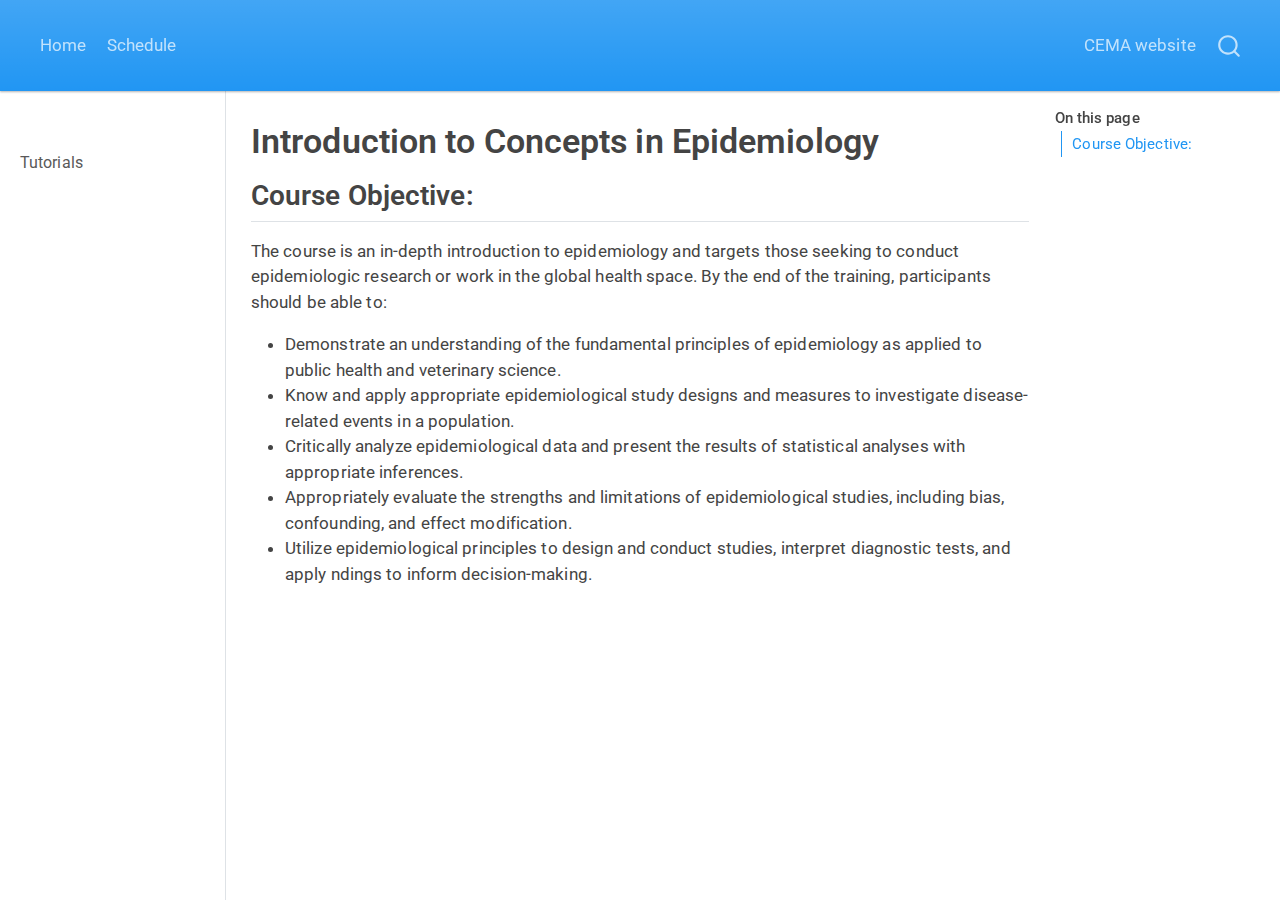
<file: docs/Untitled.html>
<!DOCTYPE html>
<html xmlns="http://www.w3.org/1999/xhtml" lang="en" xml:lang="en"><head>

<meta charset="utf-8">
<meta name="generator" content="quarto-1.5.57">

<meta name="viewport" content="width=device-width, initial-scale=1.0, user-scalable=yes">


<title>Introduction to Concepts in Epidemiology</title>
<style>
code{white-space: pre-wrap;}
span.smallcaps{font-variant: small-caps;}
div.columns{display: flex; gap: min(4vw, 1.5em);}
div.column{flex: auto; overflow-x: auto;}
div.hanging-indent{margin-left: 1.5em; text-indent: -1.5em;}
ul.task-list{list-style: none;}
ul.task-list li input[type="checkbox"] {
  width: 0.8em;
  margin: 0 0.8em 0.2em -1em; /* quarto-specific, see https://github.com/quarto-dev/quarto-cli/issues/4556 */ 
  vertical-align: middle;
}
</style>


<script src="site_libs/quarto-nav/quarto-nav.js"></script>
<script src="site_libs/quarto-nav/headroom.min.js"></script>
<script src="site_libs/clipboard/clipboard.min.js"></script>
<script src="site_libs/quarto-search/autocomplete.umd.js"></script>
<script src="site_libs/quarto-search/fuse.min.js"></script>
<script src="site_libs/quarto-search/quarto-search.js"></script>
<meta name="quarto:offset" content="./">
<script src="site_libs/quarto-html/quarto.js"></script>
<script src="site_libs/quarto-html/popper.min.js"></script>
<script src="site_libs/quarto-html/tippy.umd.min.js"></script>
<script src="site_libs/quarto-html/anchor.min.js"></script>
<link href="site_libs/quarto-html/tippy.css" rel="stylesheet">
<link href="site_libs/quarto-html/quarto-syntax-highlighting.css" rel="stylesheet" id="quarto-text-highlighting-styles">
<script src="site_libs/bootstrap/bootstrap.min.js"></script>
<link href="site_libs/bootstrap/bootstrap-icons.css" rel="stylesheet">
<link href="site_libs/bootstrap/bootstrap.min.css" rel="stylesheet" id="quarto-bootstrap" data-mode="light">
<script id="quarto-search-options" type="application/json">{
  "location": "navbar",
  "copy-button": false,
  "collapse-after": 3,
  "panel-placement": "end",
  "type": "overlay",
  "limit": 50,
  "keyboard-shortcut": [
    "f",
    "/",
    "s"
  ],
  "show-item-context": false,
  "language": {
    "search-no-results-text": "No results",
    "search-matching-documents-text": "matching documents",
    "search-copy-link-title": "Copy link to search",
    "search-hide-matches-text": "Hide additional matches",
    "search-more-match-text": "more match in this document",
    "search-more-matches-text": "more matches in this document",
    "search-clear-button-title": "Clear",
    "search-text-placeholder": "",
    "search-detached-cancel-button-title": "Cancel",
    "search-submit-button-title": "Submit",
    "search-label": "Search"
  }
}</script>


<link rel="stylesheet" href="styles.css">
</head>

<body class="nav-sidebar docked nav-fixed">

<div id="quarto-search-results"></div>
  <header id="quarto-header" class="headroom fixed-top">
    <nav class="navbar navbar-expand-lg " data-bs-theme="dark">
      <div class="navbar-container container-fluid">
            <div id="quarto-search" class="" title="Search"></div>
          <button class="navbar-toggler" type="button" data-bs-toggle="collapse" data-bs-target="#navbarCollapse" aria-controls="navbarCollapse" role="menu" aria-expanded="false" aria-label="Toggle navigation" onclick="if (window.quartoToggleHeadroom) { window.quartoToggleHeadroom(); }">
  <span class="navbar-toggler-icon"></span>
</button>
          <div class="collapse navbar-collapse" id="navbarCollapse">
            <ul class="navbar-nav navbar-nav-scroll me-auto">
  <li class="nav-item">
    <a class="nav-link" href="./index.html"> 
<span class="menu-text">Home</span></a>
  </li>  
  <li class="nav-item">
    <a class="nav-link" href="./about.html"> 
<span class="menu-text">Schedule</span></a>
  </li>  
</ul>
            <ul class="navbar-nav navbar-nav-scroll ms-auto">
  <li class="nav-item">
    <a class="nav-link" href="https://cema-africa.uonbi.ac.ke"> 
<span class="menu-text">CEMA website</span></a>
  </li>  
</ul>
          </div> <!-- /navcollapse -->
            <div class="quarto-navbar-tools">
</div>
      </div> <!-- /container-fluid -->
    </nav>
  <nav class="quarto-secondary-nav">
    <div class="container-fluid d-flex">
      <button type="button" class="quarto-btn-toggle btn" data-bs-toggle="collapse" role="button" data-bs-target=".quarto-sidebar-collapse-item" aria-controls="quarto-sidebar" aria-expanded="false" aria-label="Toggle sidebar navigation" onclick="if (window.quartoToggleHeadroom) { window.quartoToggleHeadroom(); }">
        <i class="bi bi-layout-text-sidebar-reverse"></i>
      </button>
        <nav class="quarto-page-breadcrumbs" aria-label="breadcrumb"><ol class="breadcrumb"><li class="breadcrumb-item">Introduction to Concepts in Epidemiology</li></ol></nav>
        <a class="flex-grow-1" role="navigation" data-bs-toggle="collapse" data-bs-target=".quarto-sidebar-collapse-item" aria-controls="quarto-sidebar" aria-expanded="false" aria-label="Toggle sidebar navigation" onclick="if (window.quartoToggleHeadroom) { window.quartoToggleHeadroom(); }">      
        </a>
      <button type="button" class="btn quarto-search-button" aria-label="Search" onclick="window.quartoOpenSearch();">
        <i class="bi bi-search"></i>
      </button>
    </div>
  </nav>
</header>
<!-- content -->
<div id="quarto-content" class="quarto-container page-columns page-rows-contents page-layout-article page-navbar">
<!-- sidebar -->
  <nav id="quarto-sidebar" class="sidebar collapse collapse-horizontal quarto-sidebar-collapse-item sidebar-navigation docked overflow-auto">
        <div class="mt-2 flex-shrink-0 align-items-center">
        <div class="sidebar-search">
        <div id="quarto-search" class="" title="Search"></div>
        </div>
        </div>
    <div class="sidebar-menu-container"> 
    <ul class="list-unstyled mt-1">
        <li class="sidebar-item">
  <div class="sidebar-item-container"> 
  <a href="./part_1_prep.html" class="sidebar-item-text sidebar-link">
 <span class="menu-text">Tutorials</span></a>
  </div>
</li>
    </ul>
    </div>
</nav>
<div id="quarto-sidebar-glass" class="quarto-sidebar-collapse-item" data-bs-toggle="collapse" data-bs-target=".quarto-sidebar-collapse-item"></div>
<!-- margin-sidebar -->
    <div id="quarto-margin-sidebar" class="sidebar margin-sidebar">
        <nav id="TOC" role="doc-toc" class="toc-active">
    <h2 id="toc-title">On this page</h2>
   
  <ul>
  <li><a href="#course-objective" id="toc-course-objective" class="nav-link active" data-scroll-target="#course-objective">Course Objective:</a></li>
  </ul>
</nav>
    </div>
<!-- main -->
<main class="content" id="quarto-document-content">

<header id="title-block-header" class="quarto-title-block default">
<div class="quarto-title">
<h1 class="title">Introduction to Concepts in Epidemiology</h1>
</div>



<div class="quarto-title-meta">

    
  
    
  </div>
  


</header>


<section id="course-objective" class="level2">
<h2 class="anchored" data-anchor-id="course-objective">Course Objective:</h2>
<p>The course is an in-depth introduction to epidemiology and targets those seeking to conduct epidemiologic research or work in the global health space. By the end of the training, participants should be able to:</p>
<ul>
<li>Demonstrate an understanding of the fundamental principles of epidemiology as applied to public health and veterinary science.</li>
<li>Know and apply appropriate epidemiological study designs and measures to investigate disease-related events in a population.</li>
<li>Critically analyze epidemiological data and present the results of statistical analyses with appropriate inferences.</li>
<li>Appropriately evaluate the strengths and limitations of epidemiological studies, including bias, confounding, and effect modification.</li>
<li>Utilize epidemiological principles to design and conduct studies, interpret diagnostic tests, and apply ndings to inform decision-making.</li>
</ul>


</section>

</main> <!-- /main -->
<script id="quarto-html-after-body" type="application/javascript">
window.document.addEventListener("DOMContentLoaded", function (event) {
  const toggleBodyColorMode = (bsSheetEl) => {
    const mode = bsSheetEl.getAttribute("data-mode");
    const bodyEl = window.document.querySelector("body");
    if (mode === "dark") {
      bodyEl.classList.add("quarto-dark");
      bodyEl.classList.remove("quarto-light");
    } else {
      bodyEl.classList.add("quarto-light");
      bodyEl.classList.remove("quarto-dark");
    }
  }
  const toggleBodyColorPrimary = () => {
    const bsSheetEl = window.document.querySelector("link#quarto-bootstrap");
    if (bsSheetEl) {
      toggleBodyColorMode(bsSheetEl);
    }
  }
  toggleBodyColorPrimary();  
  const icon = "";
  const anchorJS = new window.AnchorJS();
  anchorJS.options = {
    placement: 'right',
    icon: icon
  };
  anchorJS.add('.anchored');
  const isCodeAnnotation = (el) => {
    for (const clz of el.classList) {
      if (clz.startsWith('code-annotation-')) {                     
        return true;
      }
    }
    return false;
  }
  const onCopySuccess = function(e) {
    // button target
    const button = e.trigger;
    // don't keep focus
    button.blur();
    // flash "checked"
    button.classList.add('code-copy-button-checked');
    var currentTitle = button.getAttribute("title");
    button.setAttribute("title", "Copied!");
    let tooltip;
    if (window.bootstrap) {
      button.setAttribute("data-bs-toggle", "tooltip");
      button.setAttribute("data-bs-placement", "left");
      button.setAttribute("data-bs-title", "Copied!");
      tooltip = new bootstrap.Tooltip(button, 
        { trigger: "manual", 
          customClass: "code-copy-button-tooltip",
          offset: [0, -8]});
      tooltip.show();    
    }
    setTimeout(function() {
      if (tooltip) {
        tooltip.hide();
        button.removeAttribute("data-bs-title");
        button.removeAttribute("data-bs-toggle");
        button.removeAttribute("data-bs-placement");
      }
      button.setAttribute("title", currentTitle);
      button.classList.remove('code-copy-button-checked');
    }, 1000);
    // clear code selection
    e.clearSelection();
  }
  const getTextToCopy = function(trigger) {
      const codeEl = trigger.previousElementSibling.cloneNode(true);
      for (const childEl of codeEl.children) {
        if (isCodeAnnotation(childEl)) {
          childEl.remove();
        }
      }
      return codeEl.innerText;
  }
  const clipboard = new window.ClipboardJS('.code-copy-button:not([data-in-quarto-modal])', {
    text: getTextToCopy
  });
  clipboard.on('success', onCopySuccess);
  if (window.document.getElementById('quarto-embedded-source-code-modal')) {
    // For code content inside modals, clipBoardJS needs to be initialized with a container option
    // TODO: Check when it could be a function (https://github.com/zenorocha/clipboard.js/issues/860)
    const clipboardModal = new window.ClipboardJS('.code-copy-button[data-in-quarto-modal]', {
      text: getTextToCopy,
      container: window.document.getElementById('quarto-embedded-source-code-modal')
    });
    clipboardModal.on('success', onCopySuccess);
  }
    var localhostRegex = new RegExp(/^(?:http|https):\/\/localhost\:?[0-9]*\//);
    var mailtoRegex = new RegExp(/^mailto:/);
      var filterRegex = new RegExp('/' + window.location.host + '/');
    var isInternal = (href) => {
        return filterRegex.test(href) || localhostRegex.test(href) || mailtoRegex.test(href);
    }
    // Inspect non-navigation links and adorn them if external
 	var links = window.document.querySelectorAll('a[href]:not(.nav-link):not(.navbar-brand):not(.toc-action):not(.sidebar-link):not(.sidebar-item-toggle):not(.pagination-link):not(.no-external):not([aria-hidden]):not(.dropdown-item):not(.quarto-navigation-tool):not(.about-link)');
    for (var i=0; i<links.length; i++) {
      const link = links[i];
      if (!isInternal(link.href)) {
        // undo the damage that might have been done by quarto-nav.js in the case of
        // links that we want to consider external
        if (link.dataset.originalHref !== undefined) {
          link.href = link.dataset.originalHref;
        }
      }
    }
  function tippyHover(el, contentFn, onTriggerFn, onUntriggerFn) {
    const config = {
      allowHTML: true,
      maxWidth: 500,
      delay: 100,
      arrow: false,
      appendTo: function(el) {
          return el.parentElement;
      },
      interactive: true,
      interactiveBorder: 10,
      theme: 'quarto',
      placement: 'bottom-start',
    };
    if (contentFn) {
      config.content = contentFn;
    }
    if (onTriggerFn) {
      config.onTrigger = onTriggerFn;
    }
    if (onUntriggerFn) {
      config.onUntrigger = onUntriggerFn;
    }
    window.tippy(el, config); 
  }
  const noterefs = window.document.querySelectorAll('a[role="doc-noteref"]');
  for (var i=0; i<noterefs.length; i++) {
    const ref = noterefs[i];
    tippyHover(ref, function() {
      // use id or data attribute instead here
      let href = ref.getAttribute('data-footnote-href') || ref.getAttribute('href');
      try { href = new URL(href).hash; } catch {}
      const id = href.replace(/^#\/?/, "");
      const note = window.document.getElementById(id);
      if (note) {
        return note.innerHTML;
      } else {
        return "";
      }
    });
  }
  const xrefs = window.document.querySelectorAll('a.quarto-xref');
  const processXRef = (id, note) => {
    // Strip column container classes
    const stripColumnClz = (el) => {
      el.classList.remove("page-full", "page-columns");
      if (el.children) {
        for (const child of el.children) {
          stripColumnClz(child);
        }
      }
    }
    stripColumnClz(note)
    if (id === null || id.startsWith('sec-')) {
      // Special case sections, only their first couple elements
      const container = document.createElement("div");
      if (note.children && note.children.length > 2) {
        container.appendChild(note.children[0].cloneNode(true));
        for (let i = 1; i < note.children.length; i++) {
          const child = note.children[i];
          if (child.tagName === "P" && child.innerText === "") {
            continue;
          } else {
            container.appendChild(child.cloneNode(true));
            break;
          }
        }
        if (window.Quarto?.typesetMath) {
          window.Quarto.typesetMath(container);
        }
        return container.innerHTML
      } else {
        if (window.Quarto?.typesetMath) {
          window.Quarto.typesetMath(note);
        }
        return note.innerHTML;
      }
    } else {
      // Remove any anchor links if they are present
      const anchorLink = note.querySelector('a.anchorjs-link');
      if (anchorLink) {
        anchorLink.remove();
      }
      if (window.Quarto?.typesetMath) {
        window.Quarto.typesetMath(note);
      }
      // TODO in 1.5, we should make sure this works without a callout special case
      if (note.classList.contains("callout")) {
        return note.outerHTML;
      } else {
        return note.innerHTML;
      }
    }
  }
  for (var i=0; i<xrefs.length; i++) {
    const xref = xrefs[i];
    tippyHover(xref, undefined, function(instance) {
      instance.disable();
      let url = xref.getAttribute('href');
      let hash = undefined; 
      if (url.startsWith('#')) {
        hash = url;
      } else {
        try { hash = new URL(url).hash; } catch {}
      }
      if (hash) {
        const id = hash.replace(/^#\/?/, "");
        const note = window.document.getElementById(id);
        if (note !== null) {
          try {
            const html = processXRef(id, note.cloneNode(true));
            instance.setContent(html);
          } finally {
            instance.enable();
            instance.show();
          }
        } else {
          // See if we can fetch this
          fetch(url.split('#')[0])
          .then(res => res.text())
          .then(html => {
            const parser = new DOMParser();
            const htmlDoc = parser.parseFromString(html, "text/html");
            const note = htmlDoc.getElementById(id);
            if (note !== null) {
              const html = processXRef(id, note);
              instance.setContent(html);
            } 
          }).finally(() => {
            instance.enable();
            instance.show();
          });
        }
      } else {
        // See if we can fetch a full url (with no hash to target)
        // This is a special case and we should probably do some content thinning / targeting
        fetch(url)
        .then(res => res.text())
        .then(html => {
          const parser = new DOMParser();
          const htmlDoc = parser.parseFromString(html, "text/html");
          const note = htmlDoc.querySelector('main.content');
          if (note !== null) {
            // This should only happen for chapter cross references
            // (since there is no id in the URL)
            // remove the first header
            if (note.children.length > 0 && note.children[0].tagName === "HEADER") {
              note.children[0].remove();
            }
            const html = processXRef(null, note);
            instance.setContent(html);
          } 
        }).finally(() => {
          instance.enable();
          instance.show();
        });
      }
    }, function(instance) {
    });
  }
      let selectedAnnoteEl;
      const selectorForAnnotation = ( cell, annotation) => {
        let cellAttr = 'data-code-cell="' + cell + '"';
        let lineAttr = 'data-code-annotation="' +  annotation + '"';
        const selector = 'span[' + cellAttr + '][' + lineAttr + ']';
        return selector;
      }
      const selectCodeLines = (annoteEl) => {
        const doc = window.document;
        const targetCell = annoteEl.getAttribute("data-target-cell");
        const targetAnnotation = annoteEl.getAttribute("data-target-annotation");
        const annoteSpan = window.document.querySelector(selectorForAnnotation(targetCell, targetAnnotation));
        const lines = annoteSpan.getAttribute("data-code-lines").split(",");
        const lineIds = lines.map((line) => {
          return targetCell + "-" + line;
        })
        let top = null;
        let height = null;
        let parent = null;
        if (lineIds.length > 0) {
            //compute the position of the single el (top and bottom and make a div)
            const el = window.document.getElementById(lineIds[0]);
            top = el.offsetTop;
            height = el.offsetHeight;
            parent = el.parentElement.parentElement;
          if (lineIds.length > 1) {
            const lastEl = window.document.getElementById(lineIds[lineIds.length - 1]);
            const bottom = lastEl.offsetTop + lastEl.offsetHeight;
            height = bottom - top;
          }
          if (top !== null && height !== null && parent !== null) {
            // cook up a div (if necessary) and position it 
            let div = window.document.getElementById("code-annotation-line-highlight");
            if (div === null) {
              div = window.document.createElement("div");
              div.setAttribute("id", "code-annotation-line-highlight");
              div.style.position = 'absolute';
              parent.appendChild(div);
            }
            div.style.top = top - 2 + "px";
            div.style.height = height + 4 + "px";
            div.style.left = 0;
            let gutterDiv = window.document.getElementById("code-annotation-line-highlight-gutter");
            if (gutterDiv === null) {
              gutterDiv = window.document.createElement("div");
              gutterDiv.setAttribute("id", "code-annotation-line-highlight-gutter");
              gutterDiv.style.position = 'absolute';
              const codeCell = window.document.getElementById(targetCell);
              const gutter = codeCell.querySelector('.code-annotation-gutter');
              gutter.appendChild(gutterDiv);
            }
            gutterDiv.style.top = top - 2 + "px";
            gutterDiv.style.height = height + 4 + "px";
          }
          selectedAnnoteEl = annoteEl;
        }
      };
      const unselectCodeLines = () => {
        const elementsIds = ["code-annotation-line-highlight", "code-annotation-line-highlight-gutter"];
        elementsIds.forEach((elId) => {
          const div = window.document.getElementById(elId);
          if (div) {
            div.remove();
          }
        });
        selectedAnnoteEl = undefined;
      };
        // Handle positioning of the toggle
    window.addEventListener(
      "resize",
      throttle(() => {
        elRect = undefined;
        if (selectedAnnoteEl) {
          selectCodeLines(selectedAnnoteEl);
        }
      }, 10)
    );
    function throttle(fn, ms) {
    let throttle = false;
    let timer;
      return (...args) => {
        if(!throttle) { // first call gets through
            fn.apply(this, args);
            throttle = true;
        } else { // all the others get throttled
            if(timer) clearTimeout(timer); // cancel #2
            timer = setTimeout(() => {
              fn.apply(this, args);
              timer = throttle = false;
            }, ms);
        }
      };
    }
      // Attach click handler to the DT
      const annoteDls = window.document.querySelectorAll('dt[data-target-cell]');
      for (const annoteDlNode of annoteDls) {
        annoteDlNode.addEventListener('click', (event) => {
          const clickedEl = event.target;
          if (clickedEl !== selectedAnnoteEl) {
            unselectCodeLines();
            const activeEl = window.document.querySelector('dt[data-target-cell].code-annotation-active');
            if (activeEl) {
              activeEl.classList.remove('code-annotation-active');
            }
            selectCodeLines(clickedEl);
            clickedEl.classList.add('code-annotation-active');
          } else {
            // Unselect the line
            unselectCodeLines();
            clickedEl.classList.remove('code-annotation-active');
          }
        });
      }
  const findCites = (el) => {
    const parentEl = el.parentElement;
    if (parentEl) {
      const cites = parentEl.dataset.cites;
      if (cites) {
        return {
          el,
          cites: cites.split(' ')
        };
      } else {
        return findCites(el.parentElement)
      }
    } else {
      return undefined;
    }
  };
  var bibliorefs = window.document.querySelectorAll('a[role="doc-biblioref"]');
  for (var i=0; i<bibliorefs.length; i++) {
    const ref = bibliorefs[i];
    const citeInfo = findCites(ref);
    if (citeInfo) {
      tippyHover(citeInfo.el, function() {
        var popup = window.document.createElement('div');
        citeInfo.cites.forEach(function(cite) {
          var citeDiv = window.document.createElement('div');
          citeDiv.classList.add('hanging-indent');
          citeDiv.classList.add('csl-entry');
          var biblioDiv = window.document.getElementById('ref-' + cite);
          if (biblioDiv) {
            citeDiv.innerHTML = biblioDiv.innerHTML;
          }
          popup.appendChild(citeDiv);
        });
        return popup.innerHTML;
      });
    }
  }
});
</script>
</div> <!-- /content -->




</body></html>
</file>
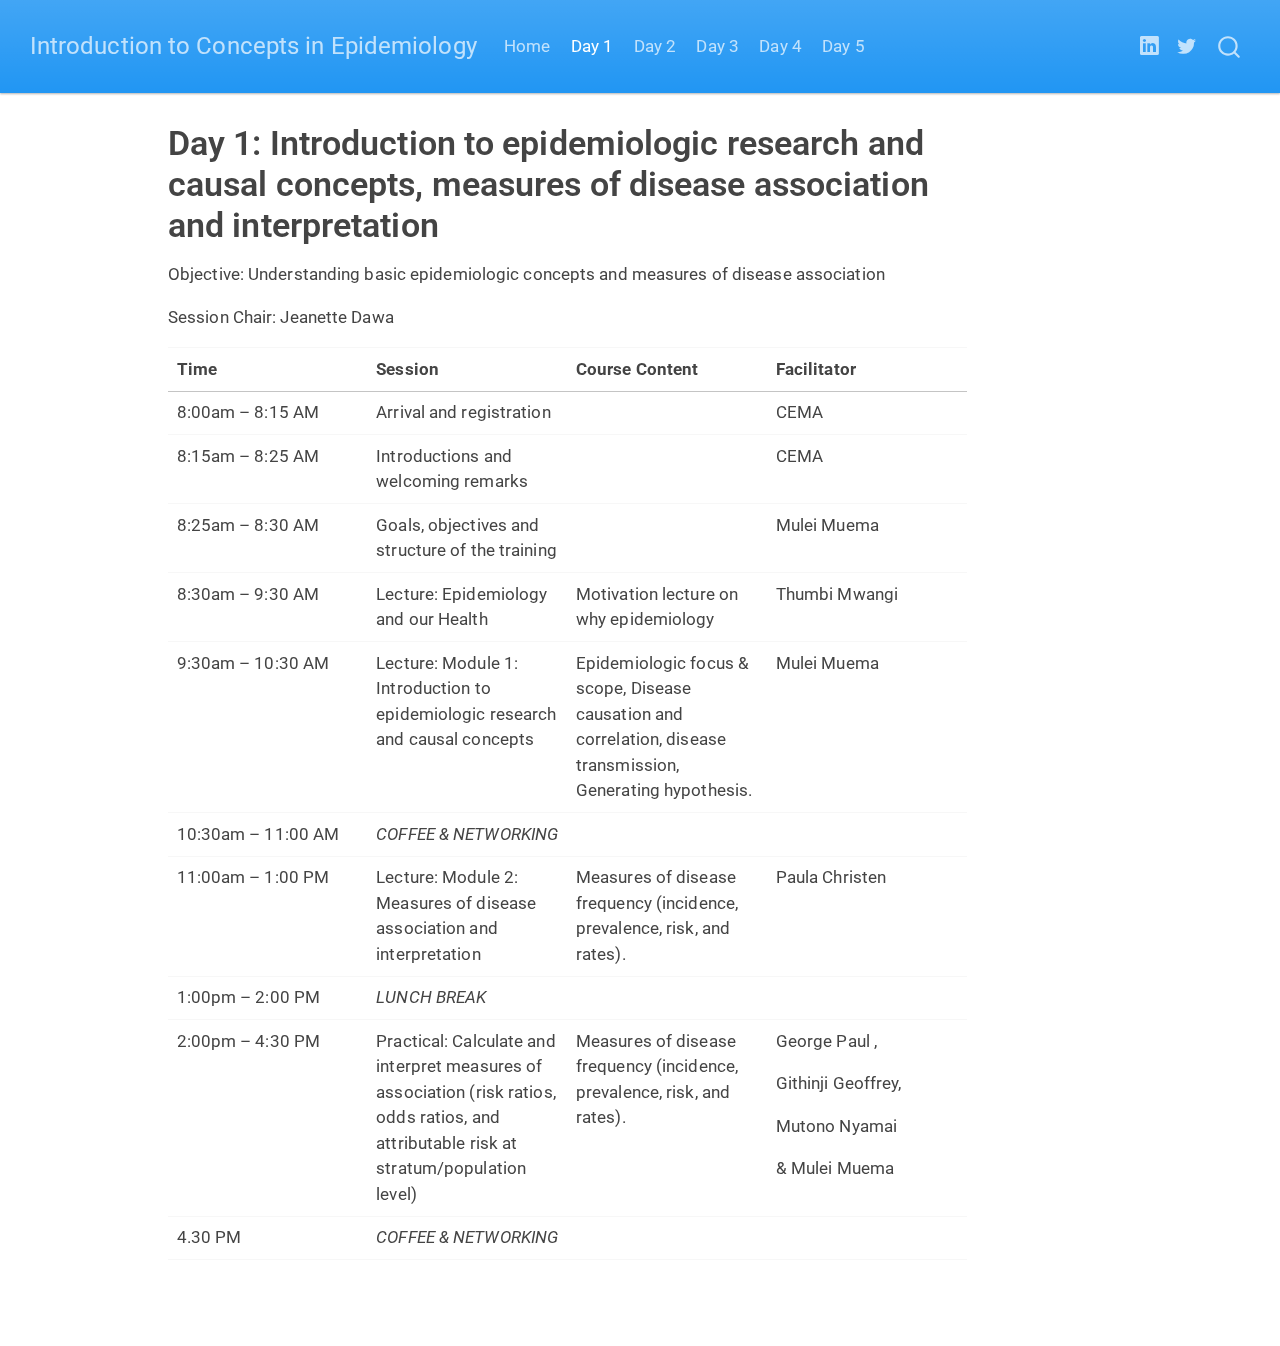
<file: docs/days/Day 1.html>
<!DOCTYPE html>
<html xmlns="http://www.w3.org/1999/xhtml" lang="en" xml:lang="en"><head>

<meta charset="utf-8">
<meta name="generator" content="quarto-1.5.55">

<meta name="viewport" content="width=device-width, initial-scale=1.0, user-scalable=yes">


<title>Day 1: Introduction to epidemiologic research and causal concepts, measures of disease association and interpretation – Introduction to Concepts in Epidemiology</title>
<style>
code{white-space: pre-wrap;}
span.smallcaps{font-variant: small-caps;}
div.columns{display: flex; gap: min(4vw, 1.5em);}
div.column{flex: auto; overflow-x: auto;}
div.hanging-indent{margin-left: 1.5em; text-indent: -1.5em;}
ul.task-list{list-style: none;}
ul.task-list li input[type="checkbox"] {
  width: 0.8em;
  margin: 0 0.8em 0.2em -1em; /* quarto-specific, see https://github.com/quarto-dev/quarto-cli/issues/4556 */ 
  vertical-align: middle;
}
</style>


<script src="../site_libs/quarto-nav/quarto-nav.js"></script>
<script src="../site_libs/quarto-nav/headroom.min.js"></script>
<script src="../site_libs/clipboard/clipboard.min.js"></script>
<script src="../site_libs/quarto-search/autocomplete.umd.js"></script>
<script src="../site_libs/quarto-search/fuse.min.js"></script>
<script src="../site_libs/quarto-search/quarto-search.js"></script>
<meta name="quarto:offset" content="../">
<script src="../site_libs/quarto-html/quarto.js"></script>
<script src="../site_libs/quarto-html/popper.min.js"></script>
<script src="../site_libs/quarto-html/tippy.umd.min.js"></script>
<script src="../site_libs/quarto-html/anchor.min.js"></script>
<link href="../site_libs/quarto-html/tippy.css" rel="stylesheet">
<link href="../site_libs/quarto-html/quarto-syntax-highlighting.css" rel="stylesheet" id="quarto-text-highlighting-styles">
<script src="../site_libs/bootstrap/bootstrap.min.js"></script>
<link href="../site_libs/bootstrap/bootstrap-icons.css" rel="stylesheet">
<link href="../site_libs/bootstrap/bootstrap.min.css" rel="stylesheet" id="quarto-bootstrap" data-mode="light">
<script id="quarto-search-options" type="application/json">{
  "location": "navbar",
  "copy-button": false,
  "collapse-after": 3,
  "panel-placement": "end",
  "type": "overlay",
  "limit": 50,
  "keyboard-shortcut": [
    "f",
    "/",
    "s"
  ],
  "show-item-context": false,
  "language": {
    "search-no-results-text": "No results",
    "search-matching-documents-text": "matching documents",
    "search-copy-link-title": "Copy link to search",
    "search-hide-matches-text": "Hide additional matches",
    "search-more-match-text": "more match in this document",
    "search-more-matches-text": "more matches in this document",
    "search-clear-button-title": "Clear",
    "search-text-placeholder": "",
    "search-detached-cancel-button-title": "Cancel",
    "search-submit-button-title": "Submit",
    "search-label": "Search"
  }
}</script>


<meta name="twitter:title" content="Day 1: Introduction to epidemiologic research and causal concepts, measures of disease association and interpretation – Introduction to Concepts in Epidemiology">
<meta name="twitter:description" content="">
<meta name="twitter:card" content="summary_large_image">
</head>

<body class="nav-fixed">

<div id="quarto-search-results"></div>
  <header id="quarto-header" class="headroom fixed-top">
    <nav class="navbar navbar-expand-lg " data-bs-theme="dark">
      <div class="navbar-container container-fluid">
      <div class="navbar-brand-container mx-auto">
    <a class="navbar-brand" href="../index.html">
    <span class="navbar-title">Introduction to Concepts in Epidemiology</span>
    </a>
  </div>
            <div id="quarto-search" class="" title="Search"></div>
          <button class="navbar-toggler" type="button" data-bs-toggle="collapse" data-bs-target="#navbarCollapse" aria-controls="navbarCollapse" role="menu" aria-expanded="false" aria-label="Toggle navigation" onclick="if (window.quartoToggleHeadroom) { window.quartoToggleHeadroom(); }">
  <span class="navbar-toggler-icon"></span>
</button>
          <div class="collapse navbar-collapse" id="navbarCollapse">
            <ul class="navbar-nav navbar-nav-scroll me-auto">
  <li class="nav-item">
    <a class="nav-link" href="../index.html"> 
<span class="menu-text">Home</span></a>
  </li>  
  <li class="nav-item">
    <a class="nav-link active" href="../days/Day 1.html" aria-current="page"> 
<span class="menu-text">Day 1</span></a>
  </li>  
  <li class="nav-item">
    <a class="nav-link" href="../days/Day 2.html"> 
<span class="menu-text">Day 2</span></a>
  </li>  
  <li class="nav-item">
    <a class="nav-link" href="../days/Day 3.html"> 
<span class="menu-text">Day 3</span></a>
  </li>  
  <li class="nav-item">
    <a class="nav-link" href="../days/Day 4.html"> 
<span class="menu-text">Day 4</span></a>
  </li>  
  <li class="nav-item">
    <a class="nav-link" href="../days/Day 5.html"> 
<span class="menu-text">Day 5</span></a>
  </li>  
</ul>
            <ul class="navbar-nav navbar-nav-scroll ms-auto">
  <li class="nav-item compact">
    <a class="nav-link" href="https://www.linkedin.com/company/center-for-epidemiological-modelling-and-analysis-cema-africa/posts/?feedView=all"> <i class="bi bi-linkedin" role="img">
</i> 
<span class="menu-text"></span></a>
  </li>  
  <li class="nav-item compact">
    <a class="nav-link" href="https://x.com/CEMA_Africa"> <i class="bi bi-twitter" role="img">
</i> 
<span class="menu-text"></span></a>
  </li>  
</ul>
          </div> <!-- /navcollapse -->
            <div class="quarto-navbar-tools">
</div>
      </div> <!-- /container-fluid -->
    </nav>
</header>
<!-- content -->
<div id="quarto-content" class="quarto-container page-columns page-rows-contents page-layout-article page-navbar">
<!-- sidebar -->
<!-- margin-sidebar -->
    <div id="quarto-margin-sidebar" class="sidebar margin-sidebar zindex-bottom">
        
    </div>
<!-- main -->
<main class="content" id="quarto-document-content">

<header id="title-block-header" class="quarto-title-block default">
<div class="quarto-title">
<h1 class="title">Day 1: Introduction to epidemiologic research and causal concepts, measures of disease association and interpretation</h1>
</div>



<div class="quarto-title-meta">

    
  
    
  </div>
  


</header>


<p>Objective: Understanding basic epidemiologic concepts and measures of disease association</p>
<p>Session Chair: Jeanette Dawa</p>
<table class="caption-top table">
<colgroup>
<col style="width: 25%">
<col style="width: 25%">
<col style="width: 25%">
<col style="width: 25%">
</colgroup>
<thead>
<tr class="header">
<th style="text-align: left;">Time</th>
<th style="text-align: left;">Session</th>
<th style="text-align: left;">Course Content</th>
<th style="text-align: left;">Facilitator</th>
</tr>
</thead>
<tbody>
<tr class="odd">
<td style="text-align: left;">8:00am – 8:15 AM</td>
<td style="text-align: left;">Arrival and registration</td>
<td style="text-align: left;"></td>
<td style="text-align: left;">CEMA</td>
</tr>
<tr class="even">
<td style="text-align: left;">8:15am – 8:25 AM</td>
<td style="text-align: left;">Introductions and welcoming remarks</td>
<td style="text-align: left;"></td>
<td style="text-align: left;">CEMA</td>
</tr>
<tr class="odd">
<td style="text-align: left;">8:25am – 8:30 AM</td>
<td style="text-align: left;">Goals, objectives and structure of the training</td>
<td style="text-align: left;"></td>
<td style="text-align: left;">Mulei Muema</td>
</tr>
<tr class="even">
<td style="text-align: left;">8:30am – 9:30 AM</td>
<td style="text-align: left;">Lecture: Epidemiology and our Health</td>
<td style="text-align: left;">Motivation lecture on why epidemiology</td>
<td style="text-align: left;">Thumbi Mwangi</td>
</tr>
<tr class="odd">
<td style="text-align: left;">9:30am – 10:30 AM</td>
<td style="text-align: left;">Lecture: Module 1: Introduction to epidemiologic research and causal concepts</td>
<td style="text-align: left;">Epidemiologic focus &amp; scope, Disease causation and correlation, disease transmission, Generating hypothesis.</td>
<td style="text-align: left;">Mulei Muema</td>
</tr>
<tr class="even">
<td style="text-align: left;">10:30am – 11:00 AM</td>
<td style="text-align: left;"><em>COFFEE &amp; NETWORKING</em></td>
<td style="text-align: left;"></td>
<td style="text-align: left;"></td>
</tr>
<tr class="odd">
<td style="text-align: left;">11:00am – 1:00 PM</td>
<td style="text-align: left;">Lecture: Module 2: Measures of disease association and interpretation</td>
<td style="text-align: left;">Measures of disease frequency (incidence, prevalence, risk, and rates).</td>
<td style="text-align: left;">Paula Christen</td>
</tr>
<tr class="even">
<td style="text-align: left;">1:00pm – 2:00 PM</td>
<td style="text-align: left;"><em>LUNCH BREAK</em></td>
<td style="text-align: left;"></td>
<td style="text-align: left;"></td>
</tr>
<tr class="odd">
<td style="text-align: left;">2:00pm – 4:30 PM</td>
<td style="text-align: left;">Practical: Calculate and interpret measures of association (risk ratios, odds ratios, and attributable risk at stratum/population level)</td>
<td style="text-align: left;">Measures of disease frequency (incidence, prevalence, risk, and rates).</td>
<td style="text-align: left;"><p>George Paul ,</p>
<p>Githinji Geoffrey,</p>
<p>Mutono Nyamai</p>
<p>&amp; Mulei Muema</p></td>
</tr>
<tr class="even">
<td style="text-align: left;">4.30 PM</td>
<td style="text-align: left;"><em>COFFEE &amp; NETWORKING</em></td>
<td style="text-align: left;"></td>
<td style="text-align: left;"></td>
</tr>
</tbody>
</table>



</main> <!-- /main -->
<script id="quarto-html-after-body" type="application/javascript">
window.document.addEventListener("DOMContentLoaded", function (event) {
  const toggleBodyColorMode = (bsSheetEl) => {
    const mode = bsSheetEl.getAttribute("data-mode");
    const bodyEl = window.document.querySelector("body");
    if (mode === "dark") {
      bodyEl.classList.add("quarto-dark");
      bodyEl.classList.remove("quarto-light");
    } else {
      bodyEl.classList.add("quarto-light");
      bodyEl.classList.remove("quarto-dark");
    }
  }
  const toggleBodyColorPrimary = () => {
    const bsSheetEl = window.document.querySelector("link#quarto-bootstrap");
    if (bsSheetEl) {
      toggleBodyColorMode(bsSheetEl);
    }
  }
  toggleBodyColorPrimary();  
  const icon = "";
  const anchorJS = new window.AnchorJS();
  anchorJS.options = {
    placement: 'right',
    icon: icon
  };
  anchorJS.add('.anchored');
  const isCodeAnnotation = (el) => {
    for (const clz of el.classList) {
      if (clz.startsWith('code-annotation-')) {                     
        return true;
      }
    }
    return false;
  }
  const onCopySuccess = function(e) {
    // button target
    const button = e.trigger;
    // don't keep focus
    button.blur();
    // flash "checked"
    button.classList.add('code-copy-button-checked');
    var currentTitle = button.getAttribute("title");
    button.setAttribute("title", "Copied!");
    let tooltip;
    if (window.bootstrap) {
      button.setAttribute("data-bs-toggle", "tooltip");
      button.setAttribute("data-bs-placement", "left");
      button.setAttribute("data-bs-title", "Copied!");
      tooltip = new bootstrap.Tooltip(button, 
        { trigger: "manual", 
          customClass: "code-copy-button-tooltip",
          offset: [0, -8]});
      tooltip.show();    
    }
    setTimeout(function() {
      if (tooltip) {
        tooltip.hide();
        button.removeAttribute("data-bs-title");
        button.removeAttribute("data-bs-toggle");
        button.removeAttribute("data-bs-placement");
      }
      button.setAttribute("title", currentTitle);
      button.classList.remove('code-copy-button-checked');
    }, 1000);
    // clear code selection
    e.clearSelection();
  }
  const getTextToCopy = function(trigger) {
      const codeEl = trigger.previousElementSibling.cloneNode(true);
      for (const childEl of codeEl.children) {
        if (isCodeAnnotation(childEl)) {
          childEl.remove();
        }
      }
      return codeEl.innerText;
  }
  const clipboard = new window.ClipboardJS('.code-copy-button:not([data-in-quarto-modal])', {
    text: getTextToCopy
  });
  clipboard.on('success', onCopySuccess);
  if (window.document.getElementById('quarto-embedded-source-code-modal')) {
    // For code content inside modals, clipBoardJS needs to be initialized with a container option
    // TODO: Check when it could be a function (https://github.com/zenorocha/clipboard.js/issues/860)
    const clipboardModal = new window.ClipboardJS('.code-copy-button[data-in-quarto-modal]', {
      text: getTextToCopy,
      container: window.document.getElementById('quarto-embedded-source-code-modal')
    });
    clipboardModal.on('success', onCopySuccess);
  }
    var localhostRegex = new RegExp(/^(?:http|https):\/\/localhost\:?[0-9]*\//);
    var mailtoRegex = new RegExp(/^mailto:/);
      var filterRegex = new RegExp('/' + window.location.host + '/');
    var isInternal = (href) => {
        return filterRegex.test(href) || localhostRegex.test(href) || mailtoRegex.test(href);
    }
    // Inspect non-navigation links and adorn them if external
 	var links = window.document.querySelectorAll('a[href]:not(.nav-link):not(.navbar-brand):not(.toc-action):not(.sidebar-link):not(.sidebar-item-toggle):not(.pagination-link):not(.no-external):not([aria-hidden]):not(.dropdown-item):not(.quarto-navigation-tool):not(.about-link)');
    for (var i=0; i<links.length; i++) {
      const link = links[i];
      if (!isInternal(link.href)) {
        // undo the damage that might have been done by quarto-nav.js in the case of
        // links that we want to consider external
        if (link.dataset.originalHref !== undefined) {
          link.href = link.dataset.originalHref;
        }
      }
    }
  function tippyHover(el, contentFn, onTriggerFn, onUntriggerFn) {
    const config = {
      allowHTML: true,
      maxWidth: 500,
      delay: 100,
      arrow: false,
      appendTo: function(el) {
          return el.parentElement;
      },
      interactive: true,
      interactiveBorder: 10,
      theme: 'quarto',
      placement: 'bottom-start',
    };
    if (contentFn) {
      config.content = contentFn;
    }
    if (onTriggerFn) {
      config.onTrigger = onTriggerFn;
    }
    if (onUntriggerFn) {
      config.onUntrigger = onUntriggerFn;
    }
    window.tippy(el, config); 
  }
  const noterefs = window.document.querySelectorAll('a[role="doc-noteref"]');
  for (var i=0; i<noterefs.length; i++) {
    const ref = noterefs[i];
    tippyHover(ref, function() {
      // use id or data attribute instead here
      let href = ref.getAttribute('data-footnote-href') || ref.getAttribute('href');
      try { href = new URL(href).hash; } catch {}
      const id = href.replace(/^#\/?/, "");
      const note = window.document.getElementById(id);
      if (note) {
        return note.innerHTML;
      } else {
        return "";
      }
    });
  }
  const xrefs = window.document.querySelectorAll('a.quarto-xref');
  const processXRef = (id, note) => {
    // Strip column container classes
    const stripColumnClz = (el) => {
      el.classList.remove("page-full", "page-columns");
      if (el.children) {
        for (const child of el.children) {
          stripColumnClz(child);
        }
      }
    }
    stripColumnClz(note)
    if (id === null || id.startsWith('sec-')) {
      // Special case sections, only their first couple elements
      const container = document.createElement("div");
      if (note.children && note.children.length > 2) {
        container.appendChild(note.children[0].cloneNode(true));
        for (let i = 1; i < note.children.length; i++) {
          const child = note.children[i];
          if (child.tagName === "P" && child.innerText === "") {
            continue;
          } else {
            container.appendChild(child.cloneNode(true));
            break;
          }
        }
        if (window.Quarto?.typesetMath) {
          window.Quarto.typesetMath(container);
        }
        return container.innerHTML
      } else {
        if (window.Quarto?.typesetMath) {
          window.Quarto.typesetMath(note);
        }
        return note.innerHTML;
      }
    } else {
      // Remove any anchor links if they are present
      const anchorLink = note.querySelector('a.anchorjs-link');
      if (anchorLink) {
        anchorLink.remove();
      }
      if (window.Quarto?.typesetMath) {
        window.Quarto.typesetMath(note);
      }
      // TODO in 1.5, we should make sure this works without a callout special case
      if (note.classList.contains("callout")) {
        return note.outerHTML;
      } else {
        return note.innerHTML;
      }
    }
  }
  for (var i=0; i<xrefs.length; i++) {
    const xref = xrefs[i];
    tippyHover(xref, undefined, function(instance) {
      instance.disable();
      let url = xref.getAttribute('href');
      let hash = undefined; 
      if (url.startsWith('#')) {
        hash = url;
      } else {
        try { hash = new URL(url).hash; } catch {}
      }
      if (hash) {
        const id = hash.replace(/^#\/?/, "");
        const note = window.document.getElementById(id);
        if (note !== null) {
          try {
            const html = processXRef(id, note.cloneNode(true));
            instance.setContent(html);
          } finally {
            instance.enable();
            instance.show();
          }
        } else {
          // See if we can fetch this
          fetch(url.split('#')[0])
          .then(res => res.text())
          .then(html => {
            const parser = new DOMParser();
            const htmlDoc = parser.parseFromString(html, "text/html");
            const note = htmlDoc.getElementById(id);
            if (note !== null) {
              const html = processXRef(id, note);
              instance.setContent(html);
            } 
          }).finally(() => {
            instance.enable();
            instance.show();
          });
        }
      } else {
        // See if we can fetch a full url (with no hash to target)
        // This is a special case and we should probably do some content thinning / targeting
        fetch(url)
        .then(res => res.text())
        .then(html => {
          const parser = new DOMParser();
          const htmlDoc = parser.parseFromString(html, "text/html");
          const note = htmlDoc.querySelector('main.content');
          if (note !== null) {
            // This should only happen for chapter cross references
            // (since there is no id in the URL)
            // remove the first header
            if (note.children.length > 0 && note.children[0].tagName === "HEADER") {
              note.children[0].remove();
            }
            const html = processXRef(null, note);
            instance.setContent(html);
          } 
        }).finally(() => {
          instance.enable();
          instance.show();
        });
      }
    }, function(instance) {
    });
  }
      let selectedAnnoteEl;
      const selectorForAnnotation = ( cell, annotation) => {
        let cellAttr = 'data-code-cell="' + cell + '"';
        let lineAttr = 'data-code-annotation="' +  annotation + '"';
        const selector = 'span[' + cellAttr + '][' + lineAttr + ']';
        return selector;
      }
      const selectCodeLines = (annoteEl) => {
        const doc = window.document;
        const targetCell = annoteEl.getAttribute("data-target-cell");
        const targetAnnotation = annoteEl.getAttribute("data-target-annotation");
        const annoteSpan = window.document.querySelector(selectorForAnnotation(targetCell, targetAnnotation));
        const lines = annoteSpan.getAttribute("data-code-lines").split(",");
        const lineIds = lines.map((line) => {
          return targetCell + "-" + line;
        })
        let top = null;
        let height = null;
        let parent = null;
        if (lineIds.length > 0) {
            //compute the position of the single el (top and bottom and make a div)
            const el = window.document.getElementById(lineIds[0]);
            top = el.offsetTop;
            height = el.offsetHeight;
            parent = el.parentElement.parentElement;
          if (lineIds.length > 1) {
            const lastEl = window.document.getElementById(lineIds[lineIds.length - 1]);
            const bottom = lastEl.offsetTop + lastEl.offsetHeight;
            height = bottom - top;
          }
          if (top !== null && height !== null && parent !== null) {
            // cook up a div (if necessary) and position it 
            let div = window.document.getElementById("code-annotation-line-highlight");
            if (div === null) {
              div = window.document.createElement("div");
              div.setAttribute("id", "code-annotation-line-highlight");
              div.style.position = 'absolute';
              parent.appendChild(div);
            }
            div.style.top = top - 2 + "px";
            div.style.height = height + 4 + "px";
            div.style.left = 0;
            let gutterDiv = window.document.getElementById("code-annotation-line-highlight-gutter");
            if (gutterDiv === null) {
              gutterDiv = window.document.createElement("div");
              gutterDiv.setAttribute("id", "code-annotation-line-highlight-gutter");
              gutterDiv.style.position = 'absolute';
              const codeCell = window.document.getElementById(targetCell);
              const gutter = codeCell.querySelector('.code-annotation-gutter');
              gutter.appendChild(gutterDiv);
            }
            gutterDiv.style.top = top - 2 + "px";
            gutterDiv.style.height = height + 4 + "px";
          }
          selectedAnnoteEl = annoteEl;
        }
      };
      const unselectCodeLines = () => {
        const elementsIds = ["code-annotation-line-highlight", "code-annotation-line-highlight-gutter"];
        elementsIds.forEach((elId) => {
          const div = window.document.getElementById(elId);
          if (div) {
            div.remove();
          }
        });
        selectedAnnoteEl = undefined;
      };
        // Handle positioning of the toggle
    window.addEventListener(
      "resize",
      throttle(() => {
        elRect = undefined;
        if (selectedAnnoteEl) {
          selectCodeLines(selectedAnnoteEl);
        }
      }, 10)
    );
    function throttle(fn, ms) {
    let throttle = false;
    let timer;
      return (...args) => {
        if(!throttle) { // first call gets through
            fn.apply(this, args);
            throttle = true;
        } else { // all the others get throttled
            if(timer) clearTimeout(timer); // cancel #2
            timer = setTimeout(() => {
              fn.apply(this, args);
              timer = throttle = false;
            }, ms);
        }
      };
    }
      // Attach click handler to the DT
      const annoteDls = window.document.querySelectorAll('dt[data-target-cell]');
      for (const annoteDlNode of annoteDls) {
        annoteDlNode.addEventListener('click', (event) => {
          const clickedEl = event.target;
          if (clickedEl !== selectedAnnoteEl) {
            unselectCodeLines();
            const activeEl = window.document.querySelector('dt[data-target-cell].code-annotation-active');
            if (activeEl) {
              activeEl.classList.remove('code-annotation-active');
            }
            selectCodeLines(clickedEl);
            clickedEl.classList.add('code-annotation-active');
          } else {
            // Unselect the line
            unselectCodeLines();
            clickedEl.classList.remove('code-annotation-active');
          }
        });
      }
  const findCites = (el) => {
    const parentEl = el.parentElement;
    if (parentEl) {
      const cites = parentEl.dataset.cites;
      if (cites) {
        return {
          el,
          cites: cites.split(' ')
        };
      } else {
        return findCites(el.parentElement)
      }
    } else {
      return undefined;
    }
  };
  var bibliorefs = window.document.querySelectorAll('a[role="doc-biblioref"]');
  for (var i=0; i<bibliorefs.length; i++) {
    const ref = bibliorefs[i];
    const citeInfo = findCites(ref);
    if (citeInfo) {
      tippyHover(citeInfo.el, function() {
        var popup = window.document.createElement('div');
        citeInfo.cites.forEach(function(cite) {
          var citeDiv = window.document.createElement('div');
          citeDiv.classList.add('hanging-indent');
          citeDiv.classList.add('csl-entry');
          var biblioDiv = window.document.getElementById('ref-' + cite);
          if (biblioDiv) {
            citeDiv.innerHTML = biblioDiv.innerHTML;
          }
          popup.appendChild(citeDiv);
        });
        return popup.innerHTML;
      });
    }
  }
});
</script>
</div> <!-- /content -->




</body></html>
</file>
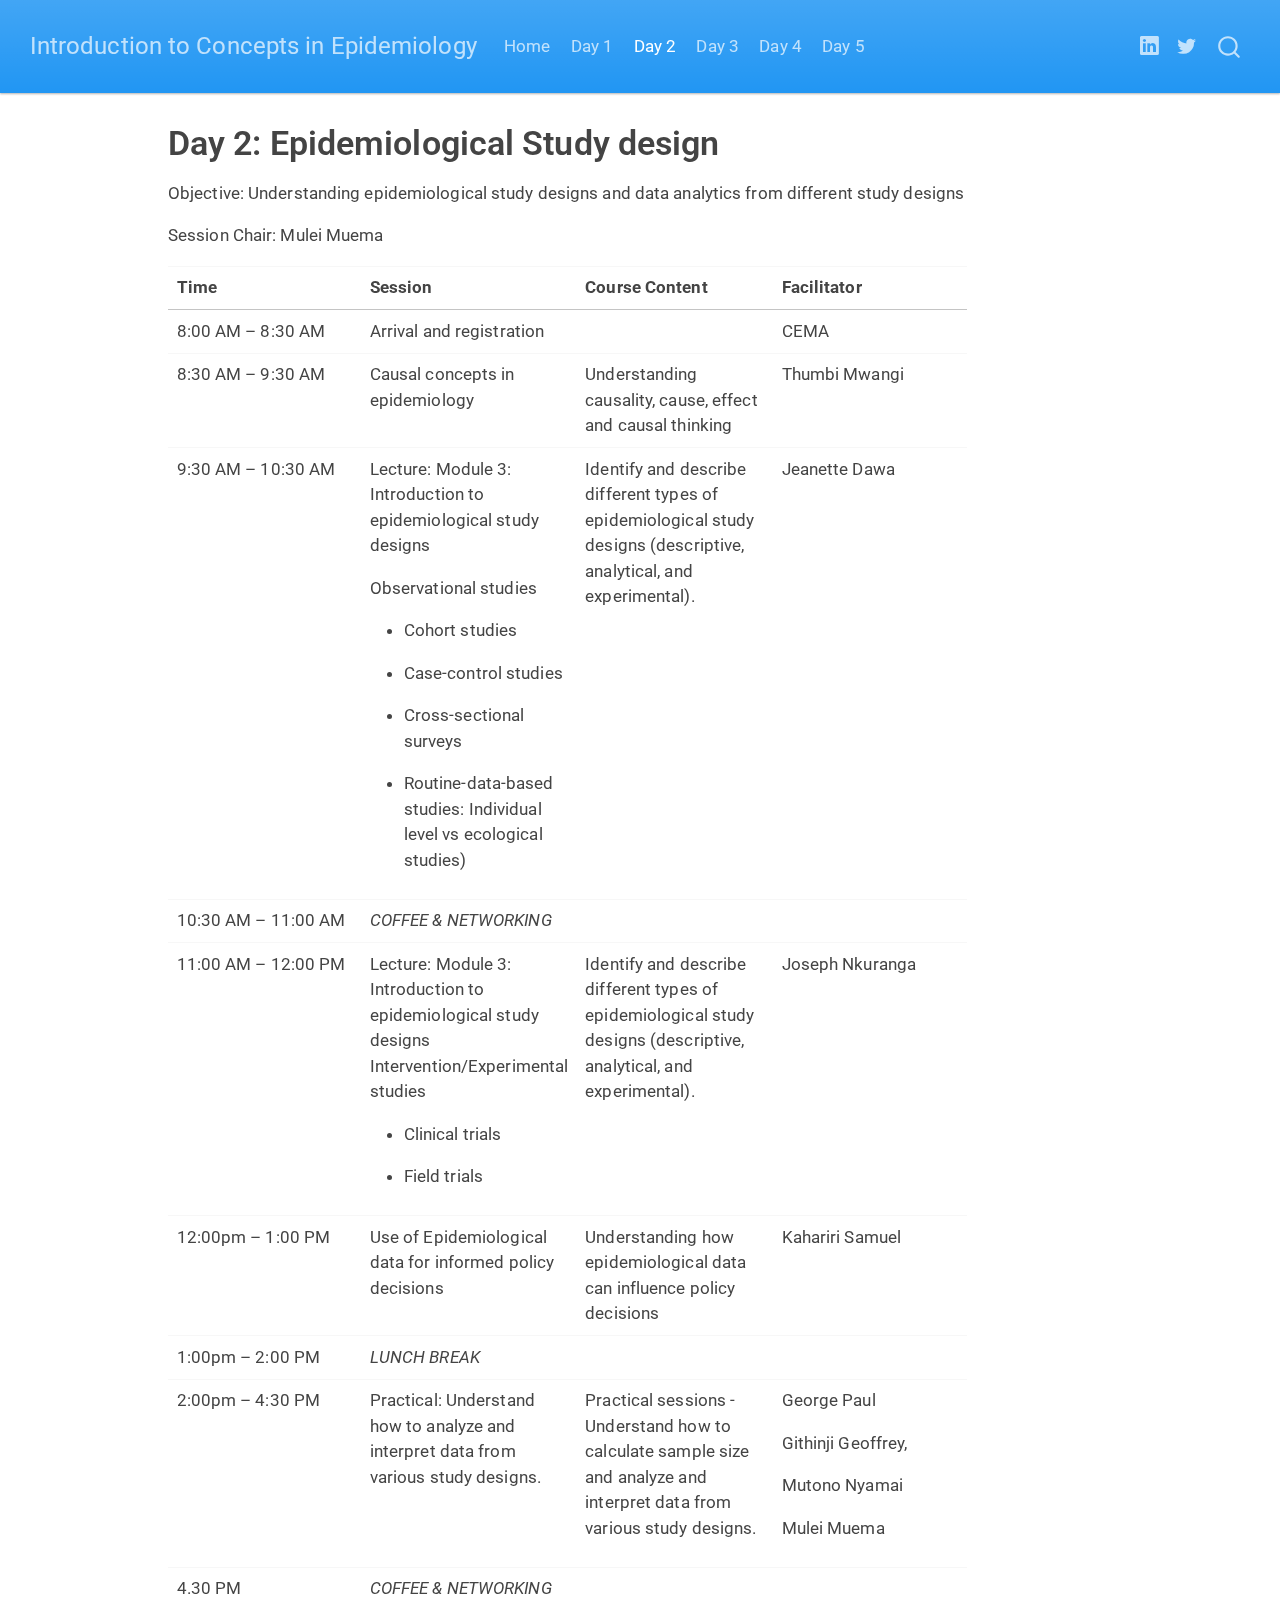
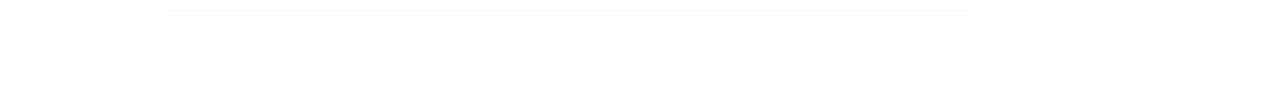
<file: docs/days/Day 2.html>
<!DOCTYPE html>
<html xmlns="http://www.w3.org/1999/xhtml" lang="en" xml:lang="en"><head>

<meta charset="utf-8">
<meta name="generator" content="quarto-1.5.55">

<meta name="viewport" content="width=device-width, initial-scale=1.0, user-scalable=yes">


<title>Day 2: Epidemiological Study design – Introduction to Concepts in Epidemiology</title>
<style>
code{white-space: pre-wrap;}
span.smallcaps{font-variant: small-caps;}
div.columns{display: flex; gap: min(4vw, 1.5em);}
div.column{flex: auto; overflow-x: auto;}
div.hanging-indent{margin-left: 1.5em; text-indent: -1.5em;}
ul.task-list{list-style: none;}
ul.task-list li input[type="checkbox"] {
  width: 0.8em;
  margin: 0 0.8em 0.2em -1em; /* quarto-specific, see https://github.com/quarto-dev/quarto-cli/issues/4556 */ 
  vertical-align: middle;
}
</style>


<script src="../site_libs/quarto-nav/quarto-nav.js"></script>
<script src="../site_libs/quarto-nav/headroom.min.js"></script>
<script src="../site_libs/clipboard/clipboard.min.js"></script>
<script src="../site_libs/quarto-search/autocomplete.umd.js"></script>
<script src="../site_libs/quarto-search/fuse.min.js"></script>
<script src="../site_libs/quarto-search/quarto-search.js"></script>
<meta name="quarto:offset" content="../">
<script src="../site_libs/quarto-html/quarto.js"></script>
<script src="../site_libs/quarto-html/popper.min.js"></script>
<script src="../site_libs/quarto-html/tippy.umd.min.js"></script>
<script src="../site_libs/quarto-html/anchor.min.js"></script>
<link href="../site_libs/quarto-html/tippy.css" rel="stylesheet">
<link href="../site_libs/quarto-html/quarto-syntax-highlighting.css" rel="stylesheet" id="quarto-text-highlighting-styles">
<script src="../site_libs/bootstrap/bootstrap.min.js"></script>
<link href="../site_libs/bootstrap/bootstrap-icons.css" rel="stylesheet">
<link href="../site_libs/bootstrap/bootstrap.min.css" rel="stylesheet" id="quarto-bootstrap" data-mode="light">
<script id="quarto-search-options" type="application/json">{
  "location": "navbar",
  "copy-button": false,
  "collapse-after": 3,
  "panel-placement": "end",
  "type": "overlay",
  "limit": 50,
  "keyboard-shortcut": [
    "f",
    "/",
    "s"
  ],
  "show-item-context": false,
  "language": {
    "search-no-results-text": "No results",
    "search-matching-documents-text": "matching documents",
    "search-copy-link-title": "Copy link to search",
    "search-hide-matches-text": "Hide additional matches",
    "search-more-match-text": "more match in this document",
    "search-more-matches-text": "more matches in this document",
    "search-clear-button-title": "Clear",
    "search-text-placeholder": "",
    "search-detached-cancel-button-title": "Cancel",
    "search-submit-button-title": "Submit",
    "search-label": "Search"
  }
}</script>


<meta name="twitter:title" content="Day 2: Epidemiological Study design – Introduction to Concepts in Epidemiology">
<meta name="twitter:description" content="">
<meta name="twitter:card" content="summary_large_image">
</head>

<body class="nav-fixed">

<div id="quarto-search-results"></div>
  <header id="quarto-header" class="headroom fixed-top">
    <nav class="navbar navbar-expand-lg " data-bs-theme="dark">
      <div class="navbar-container container-fluid">
      <div class="navbar-brand-container mx-auto">
    <a class="navbar-brand" href="../index.html">
    <span class="navbar-title">Introduction to Concepts in Epidemiology</span>
    </a>
  </div>
            <div id="quarto-search" class="" title="Search"></div>
          <button class="navbar-toggler" type="button" data-bs-toggle="collapse" data-bs-target="#navbarCollapse" aria-controls="navbarCollapse" role="menu" aria-expanded="false" aria-label="Toggle navigation" onclick="if (window.quartoToggleHeadroom) { window.quartoToggleHeadroom(); }">
  <span class="navbar-toggler-icon"></span>
</button>
          <div class="collapse navbar-collapse" id="navbarCollapse">
            <ul class="navbar-nav navbar-nav-scroll me-auto">
  <li class="nav-item">
    <a class="nav-link" href="../index.html"> 
<span class="menu-text">Home</span></a>
  </li>  
  <li class="nav-item">
    <a class="nav-link" href="../days/Day 1.html"> 
<span class="menu-text">Day 1</span></a>
  </li>  
  <li class="nav-item">
    <a class="nav-link active" href="../days/Day 2.html" aria-current="page"> 
<span class="menu-text">Day 2</span></a>
  </li>  
  <li class="nav-item">
    <a class="nav-link" href="../days/Day 3.html"> 
<span class="menu-text">Day 3</span></a>
  </li>  
  <li class="nav-item">
    <a class="nav-link" href="../days/Day 4.html"> 
<span class="menu-text">Day 4</span></a>
  </li>  
  <li class="nav-item">
    <a class="nav-link" href="../days/Day 5.html"> 
<span class="menu-text">Day 5</span></a>
  </li>  
</ul>
            <ul class="navbar-nav navbar-nav-scroll ms-auto">
  <li class="nav-item compact">
    <a class="nav-link" href="https://www.linkedin.com/company/center-for-epidemiological-modelling-and-analysis-cema-africa/posts/?feedView=all"> <i class="bi bi-linkedin" role="img">
</i> 
<span class="menu-text"></span></a>
  </li>  
  <li class="nav-item compact">
    <a class="nav-link" href="https://x.com/CEMA_Africa"> <i class="bi bi-twitter" role="img">
</i> 
<span class="menu-text"></span></a>
  </li>  
</ul>
          </div> <!-- /navcollapse -->
            <div class="quarto-navbar-tools">
</div>
      </div> <!-- /container-fluid -->
    </nav>
</header>
<!-- content -->
<div id="quarto-content" class="quarto-container page-columns page-rows-contents page-layout-article page-navbar">
<!-- sidebar -->
<!-- margin-sidebar -->
    <div id="quarto-margin-sidebar" class="sidebar margin-sidebar zindex-bottom">
        
    </div>
<!-- main -->
<main class="content" id="quarto-document-content">

<header id="title-block-header" class="quarto-title-block default">
<div class="quarto-title">
<h1 class="title">Day 2: Epidemiological Study design</h1>
</div>



<div class="quarto-title-meta">

    
  
    
  </div>
  


</header>


<p>Objective: Understanding epidemiological study designs and data analytics from different study designs</p>
<p>Session Chair: Mulei Muema</p>
<table class="caption-top table">
<colgroup>
<col style="width: 25%">
<col style="width: 25%">
<col style="width: 25%">
<col style="width: 25%">
</colgroup>
<thead>
<tr class="header">
<th style="text-align: left;">Time</th>
<th style="text-align: left;">Session</th>
<th style="text-align: left;">Course Content</th>
<th style="text-align: left;">Facilitator</th>
</tr>
</thead>
<tbody>
<tr class="odd">
<td style="text-align: left;">8:00 AM – 8:30 AM</td>
<td style="text-align: left;">Arrival and registration</td>
<td style="text-align: left;"></td>
<td style="text-align: left;">CEMA</td>
</tr>
<tr class="even">
<td style="text-align: left;">8:30 AM – 9:30 AM</td>
<td style="text-align: left;">Causal concepts in epidemiology</td>
<td style="text-align: left;">Understanding causality, cause, effect and causal thinking</td>
<td style="text-align: left;">Thumbi Mwangi</td>
</tr>
<tr class="odd">
<td style="text-align: left;">9:30 AM – 10:30 AM</td>
<td style="text-align: left;"><p>Lecture: Module 3: Introduction to epidemiological study designs</p>
<p>Observational studies</p>
<ul>
<li><p>Cohort studies</p></li>
<li><p>Case-control studies</p></li>
<li><p>Cross-sectional surveys</p></li>
<li><p>Routine-data-based studies: Individual level vs ecological studies)</p></li>
</ul></td>
<td style="text-align: left;">Identify and describe different types of epidemiological study designs (descriptive, analytical, and experimental).</td>
<td style="text-align: left;">Jeanette Dawa</td>
</tr>
<tr class="even">
<td style="text-align: left;">10:30 AM – 11:00 AM</td>
<td style="text-align: left;"><em>COFFEE &amp; NETWORKING</em></td>
<td style="text-align: left;"></td>
<td style="text-align: left;"></td>
</tr>
<tr class="odd">
<td style="text-align: left;">11:00 AM – 12:00 PM</td>
<td style="text-align: left;"><p>Lecture: Module 3: Introduction to epidemiological study designs Intervention/Experimental studies</p>
<ul>
<li><p>Clinical trials</p></li>
<li><p>Field trials</p></li>
</ul></td>
<td style="text-align: left;">Identify and describe different types of epidemiological study designs (descriptive, analytical, and experimental).</td>
<td style="text-align: left;">Joseph Nkuranga</td>
</tr>
<tr class="even">
<td style="text-align: left;">12:00pm – 1:00 PM</td>
<td style="text-align: left;">Use of Epidemiological data for informed policy decisions</td>
<td style="text-align: left;">Understanding how epidemiological data can influence policy decisions</td>
<td style="text-align: left;">Kahariri Samuel</td>
</tr>
<tr class="odd">
<td style="text-align: left;">1:00pm – 2:00 PM</td>
<td style="text-align: left;"><em>LUNCH BREAK</em></td>
<td style="text-align: left;"></td>
<td style="text-align: left;"></td>
</tr>
<tr class="even">
<td style="text-align: left;">2:00pm – 4:30 PM</td>
<td style="text-align: left;">Practical: Understand how to analyze and interpret data from various study designs.</td>
<td style="text-align: left;">Practical sessions - Understand how to calculate sample size and analyze and interpret data from various study designs.</td>
<td style="text-align: left;"><p>George Paul</p>
<p>Githinji Geoffrey,</p>
<p>Mutono Nyamai</p>
<p>Mulei Muema</p></td>
</tr>
<tr class="odd">
<td style="text-align: left;">4.30 PM</td>
<td style="text-align: left;"><em>COFFEE &amp; NETWORKING</em></td>
<td style="text-align: left;"></td>
<td style="text-align: left;"></td>
</tr>
</tbody>
</table>



</main> <!-- /main -->
<script id="quarto-html-after-body" type="application/javascript">
window.document.addEventListener("DOMContentLoaded", function (event) {
  const toggleBodyColorMode = (bsSheetEl) => {
    const mode = bsSheetEl.getAttribute("data-mode");
    const bodyEl = window.document.querySelector("body");
    if (mode === "dark") {
      bodyEl.classList.add("quarto-dark");
      bodyEl.classList.remove("quarto-light");
    } else {
      bodyEl.classList.add("quarto-light");
      bodyEl.classList.remove("quarto-dark");
    }
  }
  const toggleBodyColorPrimary = () => {
    const bsSheetEl = window.document.querySelector("link#quarto-bootstrap");
    if (bsSheetEl) {
      toggleBodyColorMode(bsSheetEl);
    }
  }
  toggleBodyColorPrimary();  
  const icon = "";
  const anchorJS = new window.AnchorJS();
  anchorJS.options = {
    placement: 'right',
    icon: icon
  };
  anchorJS.add('.anchored');
  const isCodeAnnotation = (el) => {
    for (const clz of el.classList) {
      if (clz.startsWith('code-annotation-')) {                     
        return true;
      }
    }
    return false;
  }
  const onCopySuccess = function(e) {
    // button target
    const button = e.trigger;
    // don't keep focus
    button.blur();
    // flash "checked"
    button.classList.add('code-copy-button-checked');
    var currentTitle = button.getAttribute("title");
    button.setAttribute("title", "Copied!");
    let tooltip;
    if (window.bootstrap) {
      button.setAttribute("data-bs-toggle", "tooltip");
      button.setAttribute("data-bs-placement", "left");
      button.setAttribute("data-bs-title", "Copied!");
      tooltip = new bootstrap.Tooltip(button, 
        { trigger: "manual", 
          customClass: "code-copy-button-tooltip",
          offset: [0, -8]});
      tooltip.show();    
    }
    setTimeout(function() {
      if (tooltip) {
        tooltip.hide();
        button.removeAttribute("data-bs-title");
        button.removeAttribute("data-bs-toggle");
        button.removeAttribute("data-bs-placement");
      }
      button.setAttribute("title", currentTitle);
      button.classList.remove('code-copy-button-checked');
    }, 1000);
    // clear code selection
    e.clearSelection();
  }
  const getTextToCopy = function(trigger) {
      const codeEl = trigger.previousElementSibling.cloneNode(true);
      for (const childEl of codeEl.children) {
        if (isCodeAnnotation(childEl)) {
          childEl.remove();
        }
      }
      return codeEl.innerText;
  }
  const clipboard = new window.ClipboardJS('.code-copy-button:not([data-in-quarto-modal])', {
    text: getTextToCopy
  });
  clipboard.on('success', onCopySuccess);
  if (window.document.getElementById('quarto-embedded-source-code-modal')) {
    // For code content inside modals, clipBoardJS needs to be initialized with a container option
    // TODO: Check when it could be a function (https://github.com/zenorocha/clipboard.js/issues/860)
    const clipboardModal = new window.ClipboardJS('.code-copy-button[data-in-quarto-modal]', {
      text: getTextToCopy,
      container: window.document.getElementById('quarto-embedded-source-code-modal')
    });
    clipboardModal.on('success', onCopySuccess);
  }
    var localhostRegex = new RegExp(/^(?:http|https):\/\/localhost\:?[0-9]*\//);
    var mailtoRegex = new RegExp(/^mailto:/);
      var filterRegex = new RegExp('/' + window.location.host + '/');
    var isInternal = (href) => {
        return filterRegex.test(href) || localhostRegex.test(href) || mailtoRegex.test(href);
    }
    // Inspect non-navigation links and adorn them if external
 	var links = window.document.querySelectorAll('a[href]:not(.nav-link):not(.navbar-brand):not(.toc-action):not(.sidebar-link):not(.sidebar-item-toggle):not(.pagination-link):not(.no-external):not([aria-hidden]):not(.dropdown-item):not(.quarto-navigation-tool):not(.about-link)');
    for (var i=0; i<links.length; i++) {
      const link = links[i];
      if (!isInternal(link.href)) {
        // undo the damage that might have been done by quarto-nav.js in the case of
        // links that we want to consider external
        if (link.dataset.originalHref !== undefined) {
          link.href = link.dataset.originalHref;
        }
      }
    }
  function tippyHover(el, contentFn, onTriggerFn, onUntriggerFn) {
    const config = {
      allowHTML: true,
      maxWidth: 500,
      delay: 100,
      arrow: false,
      appendTo: function(el) {
          return el.parentElement;
      },
      interactive: true,
      interactiveBorder: 10,
      theme: 'quarto',
      placement: 'bottom-start',
    };
    if (contentFn) {
      config.content = contentFn;
    }
    if (onTriggerFn) {
      config.onTrigger = onTriggerFn;
    }
    if (onUntriggerFn) {
      config.onUntrigger = onUntriggerFn;
    }
    window.tippy(el, config); 
  }
  const noterefs = window.document.querySelectorAll('a[role="doc-noteref"]');
  for (var i=0; i<noterefs.length; i++) {
    const ref = noterefs[i];
    tippyHover(ref, function() {
      // use id or data attribute instead here
      let href = ref.getAttribute('data-footnote-href') || ref.getAttribute('href');
      try { href = new URL(href).hash; } catch {}
      const id = href.replace(/^#\/?/, "");
      const note = window.document.getElementById(id);
      if (note) {
        return note.innerHTML;
      } else {
        return "";
      }
    });
  }
  const xrefs = window.document.querySelectorAll('a.quarto-xref');
  const processXRef = (id, note) => {
    // Strip column container classes
    const stripColumnClz = (el) => {
      el.classList.remove("page-full", "page-columns");
      if (el.children) {
        for (const child of el.children) {
          stripColumnClz(child);
        }
      }
    }
    stripColumnClz(note)
    if (id === null || id.startsWith('sec-')) {
      // Special case sections, only their first couple elements
      const container = document.createElement("div");
      if (note.children && note.children.length > 2) {
        container.appendChild(note.children[0].cloneNode(true));
        for (let i = 1; i < note.children.length; i++) {
          const child = note.children[i];
          if (child.tagName === "P" && child.innerText === "") {
            continue;
          } else {
            container.appendChild(child.cloneNode(true));
            break;
          }
        }
        if (window.Quarto?.typesetMath) {
          window.Quarto.typesetMath(container);
        }
        return container.innerHTML
      } else {
        if (window.Quarto?.typesetMath) {
          window.Quarto.typesetMath(note);
        }
        return note.innerHTML;
      }
    } else {
      // Remove any anchor links if they are present
      const anchorLink = note.querySelector('a.anchorjs-link');
      if (anchorLink) {
        anchorLink.remove();
      }
      if (window.Quarto?.typesetMath) {
        window.Quarto.typesetMath(note);
      }
      // TODO in 1.5, we should make sure this works without a callout special case
      if (note.classList.contains("callout")) {
        return note.outerHTML;
      } else {
        return note.innerHTML;
      }
    }
  }
  for (var i=0; i<xrefs.length; i++) {
    const xref = xrefs[i];
    tippyHover(xref, undefined, function(instance) {
      instance.disable();
      let url = xref.getAttribute('href');
      let hash = undefined; 
      if (url.startsWith('#')) {
        hash = url;
      } else {
        try { hash = new URL(url).hash; } catch {}
      }
      if (hash) {
        const id = hash.replace(/^#\/?/, "");
        const note = window.document.getElementById(id);
        if (note !== null) {
          try {
            const html = processXRef(id, note.cloneNode(true));
            instance.setContent(html);
          } finally {
            instance.enable();
            instance.show();
          }
        } else {
          // See if we can fetch this
          fetch(url.split('#')[0])
          .then(res => res.text())
          .then(html => {
            const parser = new DOMParser();
            const htmlDoc = parser.parseFromString(html, "text/html");
            const note = htmlDoc.getElementById(id);
            if (note !== null) {
              const html = processXRef(id, note);
              instance.setContent(html);
            } 
          }).finally(() => {
            instance.enable();
            instance.show();
          });
        }
      } else {
        // See if we can fetch a full url (with no hash to target)
        // This is a special case and we should probably do some content thinning / targeting
        fetch(url)
        .then(res => res.text())
        .then(html => {
          const parser = new DOMParser();
          const htmlDoc = parser.parseFromString(html, "text/html");
          const note = htmlDoc.querySelector('main.content');
          if (note !== null) {
            // This should only happen for chapter cross references
            // (since there is no id in the URL)
            // remove the first header
            if (note.children.length > 0 && note.children[0].tagName === "HEADER") {
              note.children[0].remove();
            }
            const html = processXRef(null, note);
            instance.setContent(html);
          } 
        }).finally(() => {
          instance.enable();
          instance.show();
        });
      }
    }, function(instance) {
    });
  }
      let selectedAnnoteEl;
      const selectorForAnnotation = ( cell, annotation) => {
        let cellAttr = 'data-code-cell="' + cell + '"';
        let lineAttr = 'data-code-annotation="' +  annotation + '"';
        const selector = 'span[' + cellAttr + '][' + lineAttr + ']';
        return selector;
      }
      const selectCodeLines = (annoteEl) => {
        const doc = window.document;
        const targetCell = annoteEl.getAttribute("data-target-cell");
        const targetAnnotation = annoteEl.getAttribute("data-target-annotation");
        const annoteSpan = window.document.querySelector(selectorForAnnotation(targetCell, targetAnnotation));
        const lines = annoteSpan.getAttribute("data-code-lines").split(",");
        const lineIds = lines.map((line) => {
          return targetCell + "-" + line;
        })
        let top = null;
        let height = null;
        let parent = null;
        if (lineIds.length > 0) {
            //compute the position of the single el (top and bottom and make a div)
            const el = window.document.getElementById(lineIds[0]);
            top = el.offsetTop;
            height = el.offsetHeight;
            parent = el.parentElement.parentElement;
          if (lineIds.length > 1) {
            const lastEl = window.document.getElementById(lineIds[lineIds.length - 1]);
            const bottom = lastEl.offsetTop + lastEl.offsetHeight;
            height = bottom - top;
          }
          if (top !== null && height !== null && parent !== null) {
            // cook up a div (if necessary) and position it 
            let div = window.document.getElementById("code-annotation-line-highlight");
            if (div === null) {
              div = window.document.createElement("div");
              div.setAttribute("id", "code-annotation-line-highlight");
              div.style.position = 'absolute';
              parent.appendChild(div);
            }
            div.style.top = top - 2 + "px";
            div.style.height = height + 4 + "px";
            div.style.left = 0;
            let gutterDiv = window.document.getElementById("code-annotation-line-highlight-gutter");
            if (gutterDiv === null) {
              gutterDiv = window.document.createElement("div");
              gutterDiv.setAttribute("id", "code-annotation-line-highlight-gutter");
              gutterDiv.style.position = 'absolute';
              const codeCell = window.document.getElementById(targetCell);
              const gutter = codeCell.querySelector('.code-annotation-gutter');
              gutter.appendChild(gutterDiv);
            }
            gutterDiv.style.top = top - 2 + "px";
            gutterDiv.style.height = height + 4 + "px";
          }
          selectedAnnoteEl = annoteEl;
        }
      };
      const unselectCodeLines = () => {
        const elementsIds = ["code-annotation-line-highlight", "code-annotation-line-highlight-gutter"];
        elementsIds.forEach((elId) => {
          const div = window.document.getElementById(elId);
          if (div) {
            div.remove();
          }
        });
        selectedAnnoteEl = undefined;
      };
        // Handle positioning of the toggle
    window.addEventListener(
      "resize",
      throttle(() => {
        elRect = undefined;
        if (selectedAnnoteEl) {
          selectCodeLines(selectedAnnoteEl);
        }
      }, 10)
    );
    function throttle(fn, ms) {
    let throttle = false;
    let timer;
      return (...args) => {
        if(!throttle) { // first call gets through
            fn.apply(this, args);
            throttle = true;
        } else { // all the others get throttled
            if(timer) clearTimeout(timer); // cancel #2
            timer = setTimeout(() => {
              fn.apply(this, args);
              timer = throttle = false;
            }, ms);
        }
      };
    }
      // Attach click handler to the DT
      const annoteDls = window.document.querySelectorAll('dt[data-target-cell]');
      for (const annoteDlNode of annoteDls) {
        annoteDlNode.addEventListener('click', (event) => {
          const clickedEl = event.target;
          if (clickedEl !== selectedAnnoteEl) {
            unselectCodeLines();
            const activeEl = window.document.querySelector('dt[data-target-cell].code-annotation-active');
            if (activeEl) {
              activeEl.classList.remove('code-annotation-active');
            }
            selectCodeLines(clickedEl);
            clickedEl.classList.add('code-annotation-active');
          } else {
            // Unselect the line
            unselectCodeLines();
            clickedEl.classList.remove('code-annotation-active');
          }
        });
      }
  const findCites = (el) => {
    const parentEl = el.parentElement;
    if (parentEl) {
      const cites = parentEl.dataset.cites;
      if (cites) {
        return {
          el,
          cites: cites.split(' ')
        };
      } else {
        return findCites(el.parentElement)
      }
    } else {
      return undefined;
    }
  };
  var bibliorefs = window.document.querySelectorAll('a[role="doc-biblioref"]');
  for (var i=0; i<bibliorefs.length; i++) {
    const ref = bibliorefs[i];
    const citeInfo = findCites(ref);
    if (citeInfo) {
      tippyHover(citeInfo.el, function() {
        var popup = window.document.createElement('div');
        citeInfo.cites.forEach(function(cite) {
          var citeDiv = window.document.createElement('div');
          citeDiv.classList.add('hanging-indent');
          citeDiv.classList.add('csl-entry');
          var biblioDiv = window.document.getElementById('ref-' + cite);
          if (biblioDiv) {
            citeDiv.innerHTML = biblioDiv.innerHTML;
          }
          popup.appendChild(citeDiv);
        });
        return popup.innerHTML;
      });
    }
  }
});
</script>
</div> <!-- /content -->




</body></html>
</file>
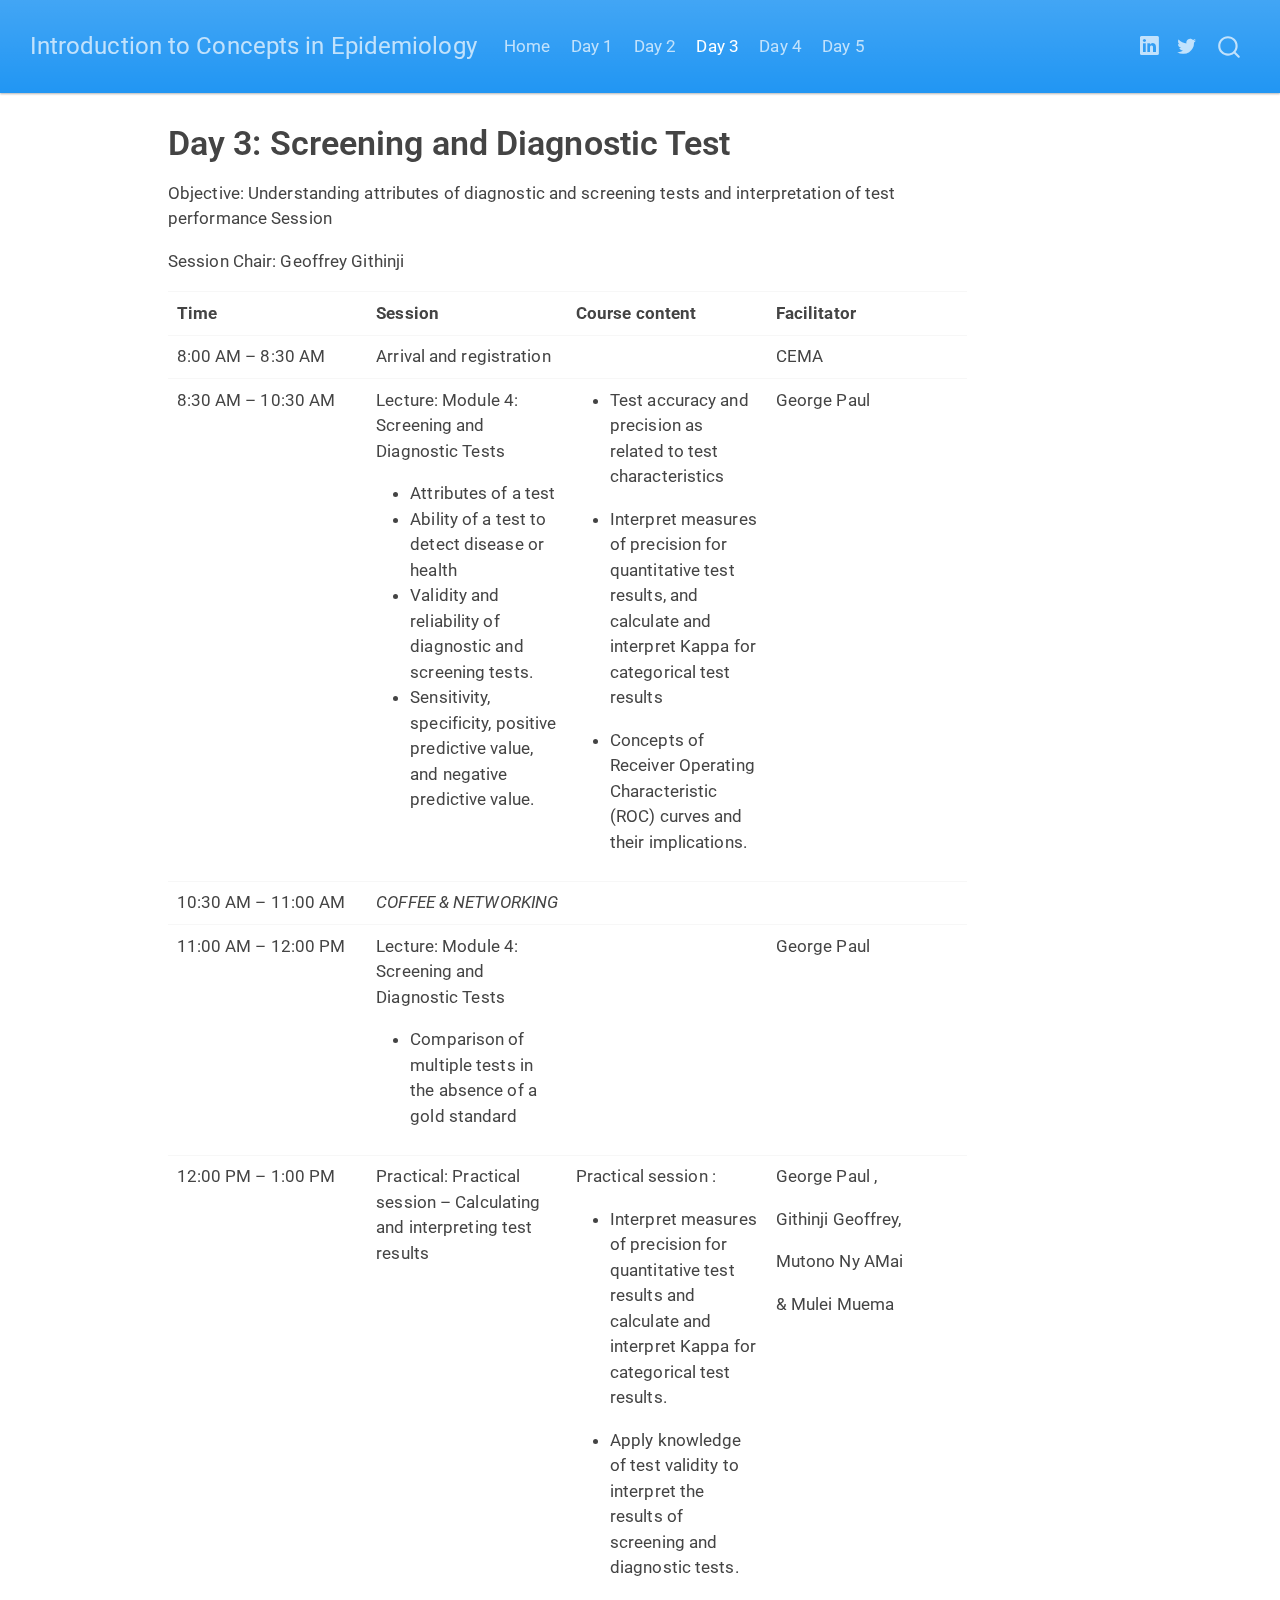
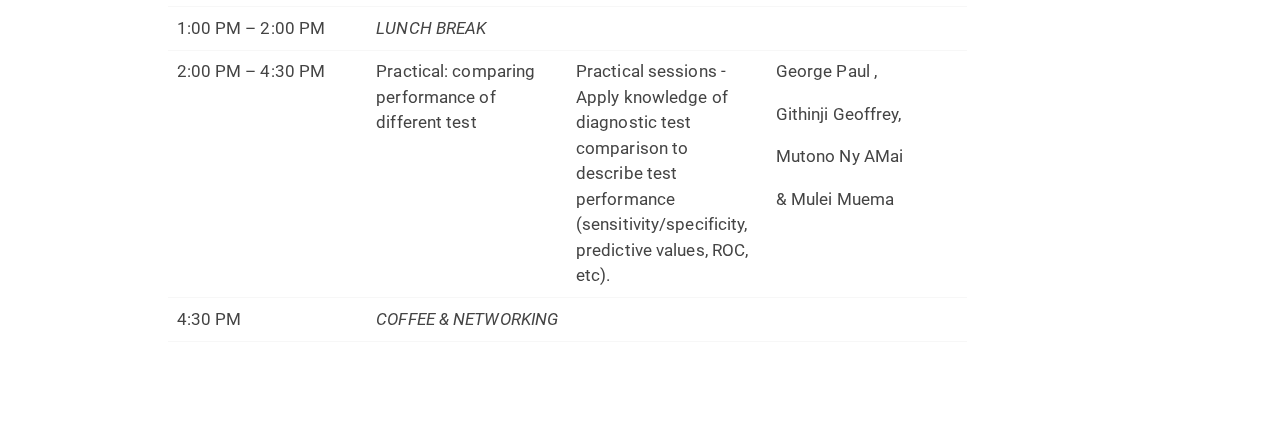
<file: docs/days/Day 3.html>
<!DOCTYPE html>
<html xmlns="http://www.w3.org/1999/xhtml" lang="en" xml:lang="en"><head>

<meta charset="utf-8">
<meta name="generator" content="quarto-1.5.55">

<meta name="viewport" content="width=device-width, initial-scale=1.0, user-scalable=yes">


<title>Day 3: Screening and Diagnostic Test – Introduction to Concepts in Epidemiology</title>
<style>
code{white-space: pre-wrap;}
span.smallcaps{font-variant: small-caps;}
div.columns{display: flex; gap: min(4vw, 1.5em);}
div.column{flex: auto; overflow-x: auto;}
div.hanging-indent{margin-left: 1.5em; text-indent: -1.5em;}
ul.task-list{list-style: none;}
ul.task-list li input[type="checkbox"] {
  width: 0.8em;
  margin: 0 0.8em 0.2em -1em; /* quarto-specific, see https://github.com/quarto-dev/quarto-cli/issues/4556 */ 
  vertical-align: middle;
}
</style>


<script src="../site_libs/quarto-nav/quarto-nav.js"></script>
<script src="../site_libs/quarto-nav/headroom.min.js"></script>
<script src="../site_libs/clipboard/clipboard.min.js"></script>
<script src="../site_libs/quarto-search/autocomplete.umd.js"></script>
<script src="../site_libs/quarto-search/fuse.min.js"></script>
<script src="../site_libs/quarto-search/quarto-search.js"></script>
<meta name="quarto:offset" content="../">
<script src="../site_libs/quarto-html/quarto.js"></script>
<script src="../site_libs/quarto-html/popper.min.js"></script>
<script src="../site_libs/quarto-html/tippy.umd.min.js"></script>
<script src="../site_libs/quarto-html/anchor.min.js"></script>
<link href="../site_libs/quarto-html/tippy.css" rel="stylesheet">
<link href="../site_libs/quarto-html/quarto-syntax-highlighting.css" rel="stylesheet" id="quarto-text-highlighting-styles">
<script src="../site_libs/bootstrap/bootstrap.min.js"></script>
<link href="../site_libs/bootstrap/bootstrap-icons.css" rel="stylesheet">
<link href="../site_libs/bootstrap/bootstrap.min.css" rel="stylesheet" id="quarto-bootstrap" data-mode="light">
<script id="quarto-search-options" type="application/json">{
  "location": "navbar",
  "copy-button": false,
  "collapse-after": 3,
  "panel-placement": "end",
  "type": "overlay",
  "limit": 50,
  "keyboard-shortcut": [
    "f",
    "/",
    "s"
  ],
  "show-item-context": false,
  "language": {
    "search-no-results-text": "No results",
    "search-matching-documents-text": "matching documents",
    "search-copy-link-title": "Copy link to search",
    "search-hide-matches-text": "Hide additional matches",
    "search-more-match-text": "more match in this document",
    "search-more-matches-text": "more matches in this document",
    "search-clear-button-title": "Clear",
    "search-text-placeholder": "",
    "search-detached-cancel-button-title": "Cancel",
    "search-submit-button-title": "Submit",
    "search-label": "Search"
  }
}</script>


<meta name="twitter:title" content="Day 3: Screening and Diagnostic Test – Introduction to Concepts in Epidemiology">
<meta name="twitter:description" content="">
<meta name="twitter:card" content="summary_large_image">
</head>

<body class="nav-fixed">

<div id="quarto-search-results"></div>
  <header id="quarto-header" class="headroom fixed-top">
    <nav class="navbar navbar-expand-lg " data-bs-theme="dark">
      <div class="navbar-container container-fluid">
      <div class="navbar-brand-container mx-auto">
    <a class="navbar-brand" href="../index.html">
    <span class="navbar-title">Introduction to Concepts in Epidemiology</span>
    </a>
  </div>
            <div id="quarto-search" class="" title="Search"></div>
          <button class="navbar-toggler" type="button" data-bs-toggle="collapse" data-bs-target="#navbarCollapse" aria-controls="navbarCollapse" role="menu" aria-expanded="false" aria-label="Toggle navigation" onclick="if (window.quartoToggleHeadroom) { window.quartoToggleHeadroom(); }">
  <span class="navbar-toggler-icon"></span>
</button>
          <div class="collapse navbar-collapse" id="navbarCollapse">
            <ul class="navbar-nav navbar-nav-scroll me-auto">
  <li class="nav-item">
    <a class="nav-link" href="../index.html"> 
<span class="menu-text">Home</span></a>
  </li>  
  <li class="nav-item">
    <a class="nav-link" href="../days/Day 1.html"> 
<span class="menu-text">Day 1</span></a>
  </li>  
  <li class="nav-item">
    <a class="nav-link" href="../days/Day 2.html"> 
<span class="menu-text">Day 2</span></a>
  </li>  
  <li class="nav-item">
    <a class="nav-link active" href="../days/Day 3.html" aria-current="page"> 
<span class="menu-text">Day 3</span></a>
  </li>  
  <li class="nav-item">
    <a class="nav-link" href="../days/Day 4.html"> 
<span class="menu-text">Day 4</span></a>
  </li>  
  <li class="nav-item">
    <a class="nav-link" href="../days/Day 5.html"> 
<span class="menu-text">Day 5</span></a>
  </li>  
</ul>
            <ul class="navbar-nav navbar-nav-scroll ms-auto">
  <li class="nav-item compact">
    <a class="nav-link" href="https://www.linkedin.com/company/center-for-epidemiological-modelling-and-analysis-cema-africa/posts/?feedView=all"> <i class="bi bi-linkedin" role="img">
</i> 
<span class="menu-text"></span></a>
  </li>  
  <li class="nav-item compact">
    <a class="nav-link" href="https://x.com/CEMA_Africa"> <i class="bi bi-twitter" role="img">
</i> 
<span class="menu-text"></span></a>
  </li>  
</ul>
          </div> <!-- /navcollapse -->
            <div class="quarto-navbar-tools">
</div>
      </div> <!-- /container-fluid -->
    </nav>
</header>
<!-- content -->
<div id="quarto-content" class="quarto-container page-columns page-rows-contents page-layout-article page-navbar">
<!-- sidebar -->
<!-- margin-sidebar -->
    <div id="quarto-margin-sidebar" class="sidebar margin-sidebar zindex-bottom">
        
    </div>
<!-- main -->
<main class="content" id="quarto-document-content">

<header id="title-block-header" class="quarto-title-block default">
<div class="quarto-title">
<h1 class="title">Day 3: Screening and Diagnostic Test</h1>
</div>



<div class="quarto-title-meta">

    
  
    
  </div>
  


</header>


<p>Objective: Understanding attributes of diagnostic and screening tests and interpretation of test performance Session</p>
<p>Session Chair: Geoffrey Githinji</p>
<table class="caption-top table">
<colgroup>
<col style="width: 25%">
<col style="width: 25%">
<col style="width: 25%">
<col style="width: 25%">
</colgroup>
<tbody>
<tr class="odd">
<td><strong>Time</strong></td>
<td><strong>Session</strong></td>
<td><strong>Course content</strong></td>
<td><strong>Facilitator</strong></td>
</tr>
<tr class="even">
<td>8:00 AM – 8:30 AM</td>
<td>Arrival and registration</td>
<td></td>
<td>CEMA</td>
</tr>
<tr class="odd">
<td>8:30 AM – 10:30 AM</td>
<td><p>Lecture: Module 4: Screening and Diagnostic Tests</p>
<ul>
<li>Attributes of a test</li>
<li>Ability of a test to detect disease or health</li>
<li>Validity and reliability of diagnostic and screening tests.</li>
<li>Sensitivity, specificity, positive predictive value, and negative predictive value.</li>
</ul></td>
<td><ul>
<li><p>Test accuracy and precision as related to test characteristics</p></li>
<li><p>Interpret measures of precision for quantitative test results, and calculate and interpret Kappa for categorical test results</p></li>
<li><p>Concepts of Receiver Operating Characteristic (ROC) curves and their implications.</p></li>
</ul></td>
<td>George Paul</td>
</tr>
<tr class="even">
<td>10:30 AM – 11:00 AM</td>
<td><em>COFFEE &amp; NETWORKING</em></td>
<td></td>
<td></td>
</tr>
<tr class="odd">
<td>11:00 AM – 12:00 PM</td>
<td><p>Lecture: Module 4: Screening and Diagnostic Tests</p>
<ul>
<li>Comparison of multiple tests in the absence of a gold standard</li>
</ul></td>
<td></td>
<td>George Paul</td>
</tr>
<tr class="even">
<td>12:00 PM – 1:00 PM</td>
<td>Practical: Practical session – Calculating and interpreting test results</td>
<td><p>Practical session :</p>
<ul>
<li><p>Interpret measures of precision for quantitative test results and calculate and interpret Kappa for categorical test results.</p></li>
<li><p>Apply knowledge of test validity to interpret the results of screening and diagnostic tests.</p></li>
</ul></td>
<td><p>George Paul ,</p>
<p>Githinji Geoffrey,</p>
<p>Mutono Ny AMai</p>
<p>&amp; Mulei Muema</p></td>
</tr>
<tr class="odd">
<td>1:00 PM – 2:00 PM</td>
<td><em>LUNCH BREAK</em></td>
<td></td>
<td></td>
</tr>
<tr class="even">
<td>2:00 PM – 4:30 PM</td>
<td>Practical: comparing performance of different test</td>
<td>Practical sessions - Apply knowledge of diagnostic test comparison to describe test performance (sensitivity/specificity, predictive values, ROC, etc).</td>
<td><p>George Paul ,</p>
<p>Githinji Geoffrey,</p>
<p>Mutono Ny AMai</p>
<p>&amp; Mulei Muema</p></td>
</tr>
<tr class="odd">
<td>4:30 PM</td>
<td><em>COFFEE &amp; NETWORKING</em></td>
<td></td>
<td></td>
</tr>
</tbody>
</table>



</main> <!-- /main -->
<script id="quarto-html-after-body" type="application/javascript">
window.document.addEventListener("DOMContentLoaded", function (event) {
  const toggleBodyColorMode = (bsSheetEl) => {
    const mode = bsSheetEl.getAttribute("data-mode");
    const bodyEl = window.document.querySelector("body");
    if (mode === "dark") {
      bodyEl.classList.add("quarto-dark");
      bodyEl.classList.remove("quarto-light");
    } else {
      bodyEl.classList.add("quarto-light");
      bodyEl.classList.remove("quarto-dark");
    }
  }
  const toggleBodyColorPrimary = () => {
    const bsSheetEl = window.document.querySelector("link#quarto-bootstrap");
    if (bsSheetEl) {
      toggleBodyColorMode(bsSheetEl);
    }
  }
  toggleBodyColorPrimary();  
  const icon = "";
  const anchorJS = new window.AnchorJS();
  anchorJS.options = {
    placement: 'right',
    icon: icon
  };
  anchorJS.add('.anchored');
  const isCodeAnnotation = (el) => {
    for (const clz of el.classList) {
      if (clz.startsWith('code-annotation-')) {                     
        return true;
      }
    }
    return false;
  }
  const onCopySuccess = function(e) {
    // button target
    const button = e.trigger;
    // don't keep focus
    button.blur();
    // flash "checked"
    button.classList.add('code-copy-button-checked');
    var currentTitle = button.getAttribute("title");
    button.setAttribute("title", "Copied!");
    let tooltip;
    if (window.bootstrap) {
      button.setAttribute("data-bs-toggle", "tooltip");
      button.setAttribute("data-bs-placement", "left");
      button.setAttribute("data-bs-title", "Copied!");
      tooltip = new bootstrap.Tooltip(button, 
        { trigger: "manual", 
          customClass: "code-copy-button-tooltip",
          offset: [0, -8]});
      tooltip.show();    
    }
    setTimeout(function() {
      if (tooltip) {
        tooltip.hide();
        button.removeAttribute("data-bs-title");
        button.removeAttribute("data-bs-toggle");
        button.removeAttribute("data-bs-placement");
      }
      button.setAttribute("title", currentTitle);
      button.classList.remove('code-copy-button-checked');
    }, 1000);
    // clear code selection
    e.clearSelection();
  }
  const getTextToCopy = function(trigger) {
      const codeEl = trigger.previousElementSibling.cloneNode(true);
      for (const childEl of codeEl.children) {
        if (isCodeAnnotation(childEl)) {
          childEl.remove();
        }
      }
      return codeEl.innerText;
  }
  const clipboard = new window.ClipboardJS('.code-copy-button:not([data-in-quarto-modal])', {
    text: getTextToCopy
  });
  clipboard.on('success', onCopySuccess);
  if (window.document.getElementById('quarto-embedded-source-code-modal')) {
    // For code content inside modals, clipBoardJS needs to be initialized with a container option
    // TODO: Check when it could be a function (https://github.com/zenorocha/clipboard.js/issues/860)
    const clipboardModal = new window.ClipboardJS('.code-copy-button[data-in-quarto-modal]', {
      text: getTextToCopy,
      container: window.document.getElementById('quarto-embedded-source-code-modal')
    });
    clipboardModal.on('success', onCopySuccess);
  }
    var localhostRegex = new RegExp(/^(?:http|https):\/\/localhost\:?[0-9]*\//);
    var mailtoRegex = new RegExp(/^mailto:/);
      var filterRegex = new RegExp('/' + window.location.host + '/');
    var isInternal = (href) => {
        return filterRegex.test(href) || localhostRegex.test(href) || mailtoRegex.test(href);
    }
    // Inspect non-navigation links and adorn them if external
 	var links = window.document.querySelectorAll('a[href]:not(.nav-link):not(.navbar-brand):not(.toc-action):not(.sidebar-link):not(.sidebar-item-toggle):not(.pagination-link):not(.no-external):not([aria-hidden]):not(.dropdown-item):not(.quarto-navigation-tool):not(.about-link)');
    for (var i=0; i<links.length; i++) {
      const link = links[i];
      if (!isInternal(link.href)) {
        // undo the damage that might have been done by quarto-nav.js in the case of
        // links that we want to consider external
        if (link.dataset.originalHref !== undefined) {
          link.href = link.dataset.originalHref;
        }
      }
    }
  function tippyHover(el, contentFn, onTriggerFn, onUntriggerFn) {
    const config = {
      allowHTML: true,
      maxWidth: 500,
      delay: 100,
      arrow: false,
      appendTo: function(el) {
          return el.parentElement;
      },
      interactive: true,
      interactiveBorder: 10,
      theme: 'quarto',
      placement: 'bottom-start',
    };
    if (contentFn) {
      config.content = contentFn;
    }
    if (onTriggerFn) {
      config.onTrigger = onTriggerFn;
    }
    if (onUntriggerFn) {
      config.onUntrigger = onUntriggerFn;
    }
    window.tippy(el, config); 
  }
  const noterefs = window.document.querySelectorAll('a[role="doc-noteref"]');
  for (var i=0; i<noterefs.length; i++) {
    const ref = noterefs[i];
    tippyHover(ref, function() {
      // use id or data attribute instead here
      let href = ref.getAttribute('data-footnote-href') || ref.getAttribute('href');
      try { href = new URL(href).hash; } catch {}
      const id = href.replace(/^#\/?/, "");
      const note = window.document.getElementById(id);
      if (note) {
        return note.innerHTML;
      } else {
        return "";
      }
    });
  }
  const xrefs = window.document.querySelectorAll('a.quarto-xref');
  const processXRef = (id, note) => {
    // Strip column container classes
    const stripColumnClz = (el) => {
      el.classList.remove("page-full", "page-columns");
      if (el.children) {
        for (const child of el.children) {
          stripColumnClz(child);
        }
      }
    }
    stripColumnClz(note)
    if (id === null || id.startsWith('sec-')) {
      // Special case sections, only their first couple elements
      const container = document.createElement("div");
      if (note.children && note.children.length > 2) {
        container.appendChild(note.children[0].cloneNode(true));
        for (let i = 1; i < note.children.length; i++) {
          const child = note.children[i];
          if (child.tagName === "P" && child.innerText === "") {
            continue;
          } else {
            container.appendChild(child.cloneNode(true));
            break;
          }
        }
        if (window.Quarto?.typesetMath) {
          window.Quarto.typesetMath(container);
        }
        return container.innerHTML
      } else {
        if (window.Quarto?.typesetMath) {
          window.Quarto.typesetMath(note);
        }
        return note.innerHTML;
      }
    } else {
      // Remove any anchor links if they are present
      const anchorLink = note.querySelector('a.anchorjs-link');
      if (anchorLink) {
        anchorLink.remove();
      }
      if (window.Quarto?.typesetMath) {
        window.Quarto.typesetMath(note);
      }
      // TODO in 1.5, we should make sure this works without a callout special case
      if (note.classList.contains("callout")) {
        return note.outerHTML;
      } else {
        return note.innerHTML;
      }
    }
  }
  for (var i=0; i<xrefs.length; i++) {
    const xref = xrefs[i];
    tippyHover(xref, undefined, function(instance) {
      instance.disable();
      let url = xref.getAttribute('href');
      let hash = undefined; 
      if (url.startsWith('#')) {
        hash = url;
      } else {
        try { hash = new URL(url).hash; } catch {}
      }
      if (hash) {
        const id = hash.replace(/^#\/?/, "");
        const note = window.document.getElementById(id);
        if (note !== null) {
          try {
            const html = processXRef(id, note.cloneNode(true));
            instance.setContent(html);
          } finally {
            instance.enable();
            instance.show();
          }
        } else {
          // See if we can fetch this
          fetch(url.split('#')[0])
          .then(res => res.text())
          .then(html => {
            const parser = new DOMParser();
            const htmlDoc = parser.parseFromString(html, "text/html");
            const note = htmlDoc.getElementById(id);
            if (note !== null) {
              const html = processXRef(id, note);
              instance.setContent(html);
            } 
          }).finally(() => {
            instance.enable();
            instance.show();
          });
        }
      } else {
        // See if we can fetch a full url (with no hash to target)
        // This is a special case and we should probably do some content thinning / targeting
        fetch(url)
        .then(res => res.text())
        .then(html => {
          const parser = new DOMParser();
          const htmlDoc = parser.parseFromString(html, "text/html");
          const note = htmlDoc.querySelector('main.content');
          if (note !== null) {
            // This should only happen for chapter cross references
            // (since there is no id in the URL)
            // remove the first header
            if (note.children.length > 0 && note.children[0].tagName === "HEADER") {
              note.children[0].remove();
            }
            const html = processXRef(null, note);
            instance.setContent(html);
          } 
        }).finally(() => {
          instance.enable();
          instance.show();
        });
      }
    }, function(instance) {
    });
  }
      let selectedAnnoteEl;
      const selectorForAnnotation = ( cell, annotation) => {
        let cellAttr = 'data-code-cell="' + cell + '"';
        let lineAttr = 'data-code-annotation="' +  annotation + '"';
        const selector = 'span[' + cellAttr + '][' + lineAttr + ']';
        return selector;
      }
      const selectCodeLines = (annoteEl) => {
        const doc = window.document;
        const targetCell = annoteEl.getAttribute("data-target-cell");
        const targetAnnotation = annoteEl.getAttribute("data-target-annotation");
        const annoteSpan = window.document.querySelector(selectorForAnnotation(targetCell, targetAnnotation));
        const lines = annoteSpan.getAttribute("data-code-lines").split(",");
        const lineIds = lines.map((line) => {
          return targetCell + "-" + line;
        })
        let top = null;
        let height = null;
        let parent = null;
        if (lineIds.length > 0) {
            //compute the position of the single el (top and bottom and make a div)
            const el = window.document.getElementById(lineIds[0]);
            top = el.offsetTop;
            height = el.offsetHeight;
            parent = el.parentElement.parentElement;
          if (lineIds.length > 1) {
            const lastEl = window.document.getElementById(lineIds[lineIds.length - 1]);
            const bottom = lastEl.offsetTop + lastEl.offsetHeight;
            height = bottom - top;
          }
          if (top !== null && height !== null && parent !== null) {
            // cook up a div (if necessary) and position it 
            let div = window.document.getElementById("code-annotation-line-highlight");
            if (div === null) {
              div = window.document.createElement("div");
              div.setAttribute("id", "code-annotation-line-highlight");
              div.style.position = 'absolute';
              parent.appendChild(div);
            }
            div.style.top = top - 2 + "px";
            div.style.height = height + 4 + "px";
            div.style.left = 0;
            let gutterDiv = window.document.getElementById("code-annotation-line-highlight-gutter");
            if (gutterDiv === null) {
              gutterDiv = window.document.createElement("div");
              gutterDiv.setAttribute("id", "code-annotation-line-highlight-gutter");
              gutterDiv.style.position = 'absolute';
              const codeCell = window.document.getElementById(targetCell);
              const gutter = codeCell.querySelector('.code-annotation-gutter');
              gutter.appendChild(gutterDiv);
            }
            gutterDiv.style.top = top - 2 + "px";
            gutterDiv.style.height = height + 4 + "px";
          }
          selectedAnnoteEl = annoteEl;
        }
      };
      const unselectCodeLines = () => {
        const elementsIds = ["code-annotation-line-highlight", "code-annotation-line-highlight-gutter"];
        elementsIds.forEach((elId) => {
          const div = window.document.getElementById(elId);
          if (div) {
            div.remove();
          }
        });
        selectedAnnoteEl = undefined;
      };
        // Handle positioning of the toggle
    window.addEventListener(
      "resize",
      throttle(() => {
        elRect = undefined;
        if (selectedAnnoteEl) {
          selectCodeLines(selectedAnnoteEl);
        }
      }, 10)
    );
    function throttle(fn, ms) {
    let throttle = false;
    let timer;
      return (...args) => {
        if(!throttle) { // first call gets through
            fn.apply(this, args);
            throttle = true;
        } else { // all the others get throttled
            if(timer) clearTimeout(timer); // cancel #2
            timer = setTimeout(() => {
              fn.apply(this, args);
              timer = throttle = false;
            }, ms);
        }
      };
    }
      // Attach click handler to the DT
      const annoteDls = window.document.querySelectorAll('dt[data-target-cell]');
      for (const annoteDlNode of annoteDls) {
        annoteDlNode.addEventListener('click', (event) => {
          const clickedEl = event.target;
          if (clickedEl !== selectedAnnoteEl) {
            unselectCodeLines();
            const activeEl = window.document.querySelector('dt[data-target-cell].code-annotation-active');
            if (activeEl) {
              activeEl.classList.remove('code-annotation-active');
            }
            selectCodeLines(clickedEl);
            clickedEl.classList.add('code-annotation-active');
          } else {
            // Unselect the line
            unselectCodeLines();
            clickedEl.classList.remove('code-annotation-active');
          }
        });
      }
  const findCites = (el) => {
    const parentEl = el.parentElement;
    if (parentEl) {
      const cites = parentEl.dataset.cites;
      if (cites) {
        return {
          el,
          cites: cites.split(' ')
        };
      } else {
        return findCites(el.parentElement)
      }
    } else {
      return undefined;
    }
  };
  var bibliorefs = window.document.querySelectorAll('a[role="doc-biblioref"]');
  for (var i=0; i<bibliorefs.length; i++) {
    const ref = bibliorefs[i];
    const citeInfo = findCites(ref);
    if (citeInfo) {
      tippyHover(citeInfo.el, function() {
        var popup = window.document.createElement('div');
        citeInfo.cites.forEach(function(cite) {
          var citeDiv = window.document.createElement('div');
          citeDiv.classList.add('hanging-indent');
          citeDiv.classList.add('csl-entry');
          var biblioDiv = window.document.getElementById('ref-' + cite);
          if (biblioDiv) {
            citeDiv.innerHTML = biblioDiv.innerHTML;
          }
          popup.appendChild(citeDiv);
        });
        return popup.innerHTML;
      });
    }
  }
});
</script>
</div> <!-- /content -->




</body></html>
</file>
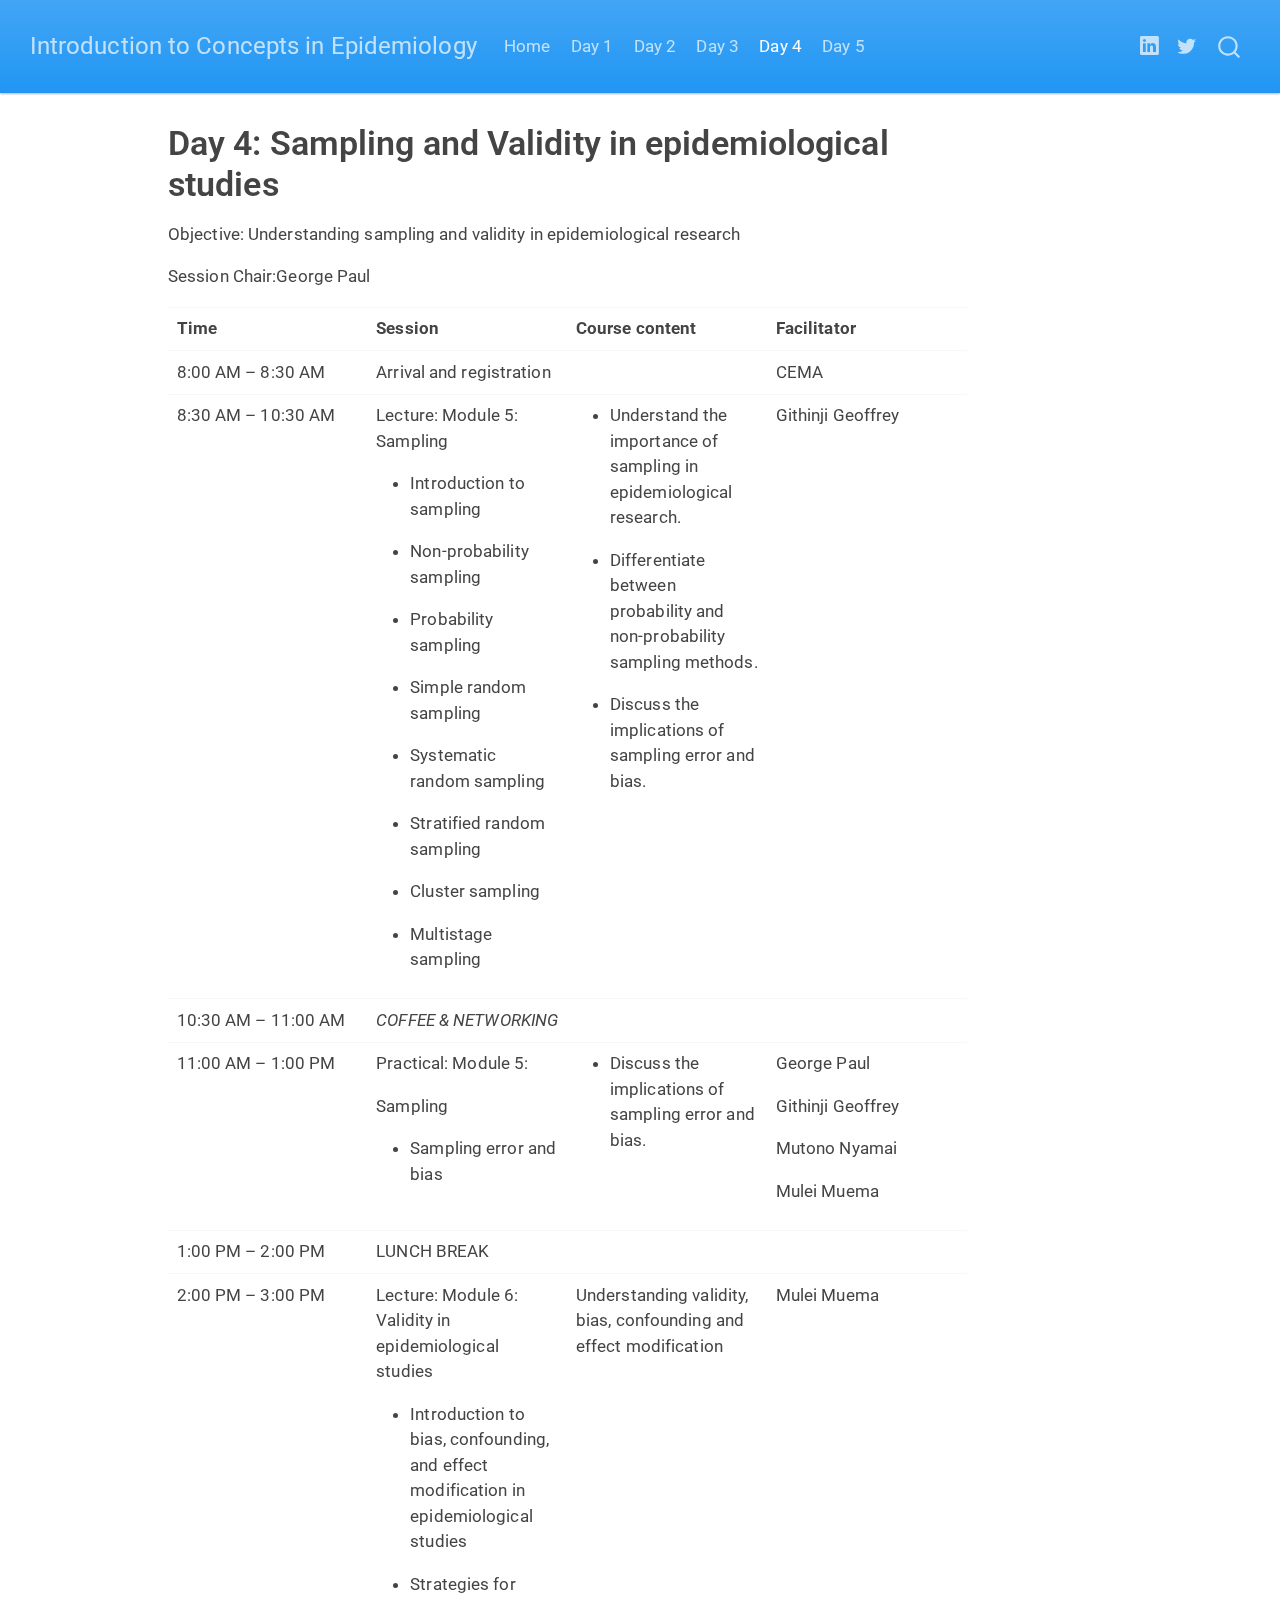
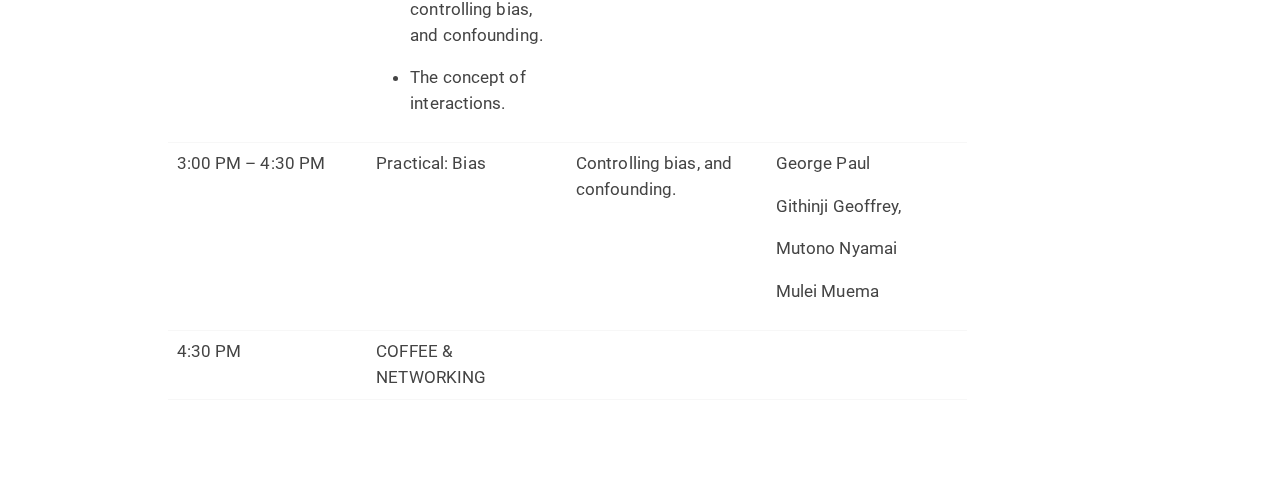
<file: docs/days/Day 4.html>
<!DOCTYPE html>
<html xmlns="http://www.w3.org/1999/xhtml" lang="en" xml:lang="en"><head>

<meta charset="utf-8">
<meta name="generator" content="quarto-1.5.55">

<meta name="viewport" content="width=device-width, initial-scale=1.0, user-scalable=yes">


<title>Day 4: Sampling and Validity in epidemiological studies – Introduction to Concepts in Epidemiology</title>
<style>
code{white-space: pre-wrap;}
span.smallcaps{font-variant: small-caps;}
div.columns{display: flex; gap: min(4vw, 1.5em);}
div.column{flex: auto; overflow-x: auto;}
div.hanging-indent{margin-left: 1.5em; text-indent: -1.5em;}
ul.task-list{list-style: none;}
ul.task-list li input[type="checkbox"] {
  width: 0.8em;
  margin: 0 0.8em 0.2em -1em; /* quarto-specific, see https://github.com/quarto-dev/quarto-cli/issues/4556 */ 
  vertical-align: middle;
}
</style>


<script src="../site_libs/quarto-nav/quarto-nav.js"></script>
<script src="../site_libs/quarto-nav/headroom.min.js"></script>
<script src="../site_libs/clipboard/clipboard.min.js"></script>
<script src="../site_libs/quarto-search/autocomplete.umd.js"></script>
<script src="../site_libs/quarto-search/fuse.min.js"></script>
<script src="../site_libs/quarto-search/quarto-search.js"></script>
<meta name="quarto:offset" content="../">
<script src="../site_libs/quarto-html/quarto.js"></script>
<script src="../site_libs/quarto-html/popper.min.js"></script>
<script src="../site_libs/quarto-html/tippy.umd.min.js"></script>
<script src="../site_libs/quarto-html/anchor.min.js"></script>
<link href="../site_libs/quarto-html/tippy.css" rel="stylesheet">
<link href="../site_libs/quarto-html/quarto-syntax-highlighting.css" rel="stylesheet" id="quarto-text-highlighting-styles">
<script src="../site_libs/bootstrap/bootstrap.min.js"></script>
<link href="../site_libs/bootstrap/bootstrap-icons.css" rel="stylesheet">
<link href="../site_libs/bootstrap/bootstrap.min.css" rel="stylesheet" id="quarto-bootstrap" data-mode="light">
<script id="quarto-search-options" type="application/json">{
  "location": "navbar",
  "copy-button": false,
  "collapse-after": 3,
  "panel-placement": "end",
  "type": "overlay",
  "limit": 50,
  "keyboard-shortcut": [
    "f",
    "/",
    "s"
  ],
  "show-item-context": false,
  "language": {
    "search-no-results-text": "No results",
    "search-matching-documents-text": "matching documents",
    "search-copy-link-title": "Copy link to search",
    "search-hide-matches-text": "Hide additional matches",
    "search-more-match-text": "more match in this document",
    "search-more-matches-text": "more matches in this document",
    "search-clear-button-title": "Clear",
    "search-text-placeholder": "",
    "search-detached-cancel-button-title": "Cancel",
    "search-submit-button-title": "Submit",
    "search-label": "Search"
  }
}</script>


<meta name="twitter:title" content="Day 4: Sampling and Validity in epidemiological studies – Introduction to Concepts in Epidemiology">
<meta name="twitter:description" content="">
<meta name="twitter:card" content="summary_large_image">
</head>

<body class="nav-fixed">

<div id="quarto-search-results"></div>
  <header id="quarto-header" class="headroom fixed-top">
    <nav class="navbar navbar-expand-lg " data-bs-theme="dark">
      <div class="navbar-container container-fluid">
      <div class="navbar-brand-container mx-auto">
    <a class="navbar-brand" href="../index.html">
    <span class="navbar-title">Introduction to Concepts in Epidemiology</span>
    </a>
  </div>
            <div id="quarto-search" class="" title="Search"></div>
          <button class="navbar-toggler" type="button" data-bs-toggle="collapse" data-bs-target="#navbarCollapse" aria-controls="navbarCollapse" role="menu" aria-expanded="false" aria-label="Toggle navigation" onclick="if (window.quartoToggleHeadroom) { window.quartoToggleHeadroom(); }">
  <span class="navbar-toggler-icon"></span>
</button>
          <div class="collapse navbar-collapse" id="navbarCollapse">
            <ul class="navbar-nav navbar-nav-scroll me-auto">
  <li class="nav-item">
    <a class="nav-link" href="../index.html"> 
<span class="menu-text">Home</span></a>
  </li>  
  <li class="nav-item">
    <a class="nav-link" href="../days/Day 1.html"> 
<span class="menu-text">Day 1</span></a>
  </li>  
  <li class="nav-item">
    <a class="nav-link" href="../days/Day 2.html"> 
<span class="menu-text">Day 2</span></a>
  </li>  
  <li class="nav-item">
    <a class="nav-link" href="../days/Day 3.html"> 
<span class="menu-text">Day 3</span></a>
  </li>  
  <li class="nav-item">
    <a class="nav-link active" href="../days/Day 4.html" aria-current="page"> 
<span class="menu-text">Day 4</span></a>
  </li>  
  <li class="nav-item">
    <a class="nav-link" href="../days/Day 5.html"> 
<span class="menu-text">Day 5</span></a>
  </li>  
</ul>
            <ul class="navbar-nav navbar-nav-scroll ms-auto">
  <li class="nav-item compact">
    <a class="nav-link" href="https://www.linkedin.com/company/center-for-epidemiological-modelling-and-analysis-cema-africa/posts/?feedView=all"> <i class="bi bi-linkedin" role="img">
</i> 
<span class="menu-text"></span></a>
  </li>  
  <li class="nav-item compact">
    <a class="nav-link" href="https://x.com/CEMA_Africa"> <i class="bi bi-twitter" role="img">
</i> 
<span class="menu-text"></span></a>
  </li>  
</ul>
          </div> <!-- /navcollapse -->
            <div class="quarto-navbar-tools">
</div>
      </div> <!-- /container-fluid -->
    </nav>
</header>
<!-- content -->
<div id="quarto-content" class="quarto-container page-columns page-rows-contents page-layout-article page-navbar">
<!-- sidebar -->
<!-- margin-sidebar -->
    <div id="quarto-margin-sidebar" class="sidebar margin-sidebar zindex-bottom">
        
    </div>
<!-- main -->
<main class="content" id="quarto-document-content">

<header id="title-block-header" class="quarto-title-block default">
<div class="quarto-title">
<h1 class="title">Day 4: Sampling and Validity in epidemiological studies</h1>
</div>



<div class="quarto-title-meta">

    
  
    
  </div>
  


</header>


<p>Objective: Understanding sampling and validity in epidemiological research</p>
<p>Session Chair:George Paul</p>
<table class="caption-top table">
<colgroup>
<col style="width: 25%">
<col style="width: 25%">
<col style="width: 25%">
<col style="width: 25%">
</colgroup>
<tbody>
<tr class="odd">
<td><strong>Time</strong></td>
<td><strong>Session</strong></td>
<td><strong>Course content</strong></td>
<td><strong>Facilitator</strong></td>
</tr>
<tr class="even">
<td>8:00 AM – 8:30 AM</td>
<td>Arrival and registration</td>
<td></td>
<td>CEMA</td>
</tr>
<tr class="odd">
<td>8:30 AM – 10:30 AM</td>
<td><p>Lecture: Module 5: Sampling</p>
<ul>
<li><p>Introduction to sampling</p></li>
<li><p>Non-probability sampling</p></li>
<li><p>Probability sampling</p></li>
<li><p>Simple random sampling</p></li>
<li><p>Systematic random sampling</p></li>
<li><p>Stratified random sampling</p></li>
<li><p>Cluster sampling</p></li>
<li><p>Multistage sampling</p></li>
</ul></td>
<td><ul>
<li><p>Understand the importance of sampling in epidemiological research.</p></li>
<li><p>Differentiate between probability and non-probability sampling methods.</p></li>
<li><p>Discuss the implications of sampling error and bias.</p></li>
</ul></td>
<td>Githinji Geoffrey</td>
</tr>
<tr class="even">
<td>10:30 AM – 11:00 AM</td>
<td><em>COFFEE &amp; NETWORKING</em></td>
<td></td>
<td></td>
</tr>
<tr class="odd">
<td>11:00 AM – 1:00 PM</td>
<td><p>Practical: Module 5:</p>
<p>Sampling</p>
<ul>
<li>Sampling error and bias</li>
</ul></td>
<td><ul>
<li>Discuss the implications of sampling error and bias.</li>
</ul></td>
<td><p>George Paul</p>
<p>Githinji Geoffrey</p>
<p>Mutono Nyamai</p>
<p>Mulei Muema</p></td>
</tr>
<tr class="even">
<td>1:00 PM – 2:00 PM</td>
<td>LUNCH BREAK</td>
<td></td>
<td></td>
</tr>
<tr class="odd">
<td>2:00 PM – 3:00 PM</td>
<td><p>Lecture: Module 6: Validity in epidemiological studies</p>
<ul>
<li><p>Introduction to bias, confounding, and effect modification in epidemiological studies</p></li>
<li><p>Strategies for controlling bias, and confounding.</p></li>
<li><p>The concept of interactions.</p></li>
</ul></td>
<td>Understanding validity, bias, confounding and effect modification</td>
<td>Mulei Muema</td>
</tr>
<tr class="even">
<td>3:00 PM – 4:30 PM</td>
<td>Practical: Bias</td>
<td>Controlling bias, and confounding.</td>
<td><p>George Paul</p>
<p>Githinji Geoffrey,</p>
<p>Mutono Nyamai</p>
<p>Mulei Muema</p></td>
</tr>
<tr class="odd">
<td>4:30 PM</td>
<td>COFFEE &amp; NETWORKING</td>
<td></td>
<td></td>
</tr>
</tbody>
</table>



</main> <!-- /main -->
<script id="quarto-html-after-body" type="application/javascript">
window.document.addEventListener("DOMContentLoaded", function (event) {
  const toggleBodyColorMode = (bsSheetEl) => {
    const mode = bsSheetEl.getAttribute("data-mode");
    const bodyEl = window.document.querySelector("body");
    if (mode === "dark") {
      bodyEl.classList.add("quarto-dark");
      bodyEl.classList.remove("quarto-light");
    } else {
      bodyEl.classList.add("quarto-light");
      bodyEl.classList.remove("quarto-dark");
    }
  }
  const toggleBodyColorPrimary = () => {
    const bsSheetEl = window.document.querySelector("link#quarto-bootstrap");
    if (bsSheetEl) {
      toggleBodyColorMode(bsSheetEl);
    }
  }
  toggleBodyColorPrimary();  
  const icon = "";
  const anchorJS = new window.AnchorJS();
  anchorJS.options = {
    placement: 'right',
    icon: icon
  };
  anchorJS.add('.anchored');
  const isCodeAnnotation = (el) => {
    for (const clz of el.classList) {
      if (clz.startsWith('code-annotation-')) {                     
        return true;
      }
    }
    return false;
  }
  const onCopySuccess = function(e) {
    // button target
    const button = e.trigger;
    // don't keep focus
    button.blur();
    // flash "checked"
    button.classList.add('code-copy-button-checked');
    var currentTitle = button.getAttribute("title");
    button.setAttribute("title", "Copied!");
    let tooltip;
    if (window.bootstrap) {
      button.setAttribute("data-bs-toggle", "tooltip");
      button.setAttribute("data-bs-placement", "left");
      button.setAttribute("data-bs-title", "Copied!");
      tooltip = new bootstrap.Tooltip(button, 
        { trigger: "manual", 
          customClass: "code-copy-button-tooltip",
          offset: [0, -8]});
      tooltip.show();    
    }
    setTimeout(function() {
      if (tooltip) {
        tooltip.hide();
        button.removeAttribute("data-bs-title");
        button.removeAttribute("data-bs-toggle");
        button.removeAttribute("data-bs-placement");
      }
      button.setAttribute("title", currentTitle);
      button.classList.remove('code-copy-button-checked');
    }, 1000);
    // clear code selection
    e.clearSelection();
  }
  const getTextToCopy = function(trigger) {
      const codeEl = trigger.previousElementSibling.cloneNode(true);
      for (const childEl of codeEl.children) {
        if (isCodeAnnotation(childEl)) {
          childEl.remove();
        }
      }
      return codeEl.innerText;
  }
  const clipboard = new window.ClipboardJS('.code-copy-button:not([data-in-quarto-modal])', {
    text: getTextToCopy
  });
  clipboard.on('success', onCopySuccess);
  if (window.document.getElementById('quarto-embedded-source-code-modal')) {
    // For code content inside modals, clipBoardJS needs to be initialized with a container option
    // TODO: Check when it could be a function (https://github.com/zenorocha/clipboard.js/issues/860)
    const clipboardModal = new window.ClipboardJS('.code-copy-button[data-in-quarto-modal]', {
      text: getTextToCopy,
      container: window.document.getElementById('quarto-embedded-source-code-modal')
    });
    clipboardModal.on('success', onCopySuccess);
  }
    var localhostRegex = new RegExp(/^(?:http|https):\/\/localhost\:?[0-9]*\//);
    var mailtoRegex = new RegExp(/^mailto:/);
      var filterRegex = new RegExp('/' + window.location.host + '/');
    var isInternal = (href) => {
        return filterRegex.test(href) || localhostRegex.test(href) || mailtoRegex.test(href);
    }
    // Inspect non-navigation links and adorn them if external
 	var links = window.document.querySelectorAll('a[href]:not(.nav-link):not(.navbar-brand):not(.toc-action):not(.sidebar-link):not(.sidebar-item-toggle):not(.pagination-link):not(.no-external):not([aria-hidden]):not(.dropdown-item):not(.quarto-navigation-tool):not(.about-link)');
    for (var i=0; i<links.length; i++) {
      const link = links[i];
      if (!isInternal(link.href)) {
        // undo the damage that might have been done by quarto-nav.js in the case of
        // links that we want to consider external
        if (link.dataset.originalHref !== undefined) {
          link.href = link.dataset.originalHref;
        }
      }
    }
  function tippyHover(el, contentFn, onTriggerFn, onUntriggerFn) {
    const config = {
      allowHTML: true,
      maxWidth: 500,
      delay: 100,
      arrow: false,
      appendTo: function(el) {
          return el.parentElement;
      },
      interactive: true,
      interactiveBorder: 10,
      theme: 'quarto',
      placement: 'bottom-start',
    };
    if (contentFn) {
      config.content = contentFn;
    }
    if (onTriggerFn) {
      config.onTrigger = onTriggerFn;
    }
    if (onUntriggerFn) {
      config.onUntrigger = onUntriggerFn;
    }
    window.tippy(el, config); 
  }
  const noterefs = window.document.querySelectorAll('a[role="doc-noteref"]');
  for (var i=0; i<noterefs.length; i++) {
    const ref = noterefs[i];
    tippyHover(ref, function() {
      // use id or data attribute instead here
      let href = ref.getAttribute('data-footnote-href') || ref.getAttribute('href');
      try { href = new URL(href).hash; } catch {}
      const id = href.replace(/^#\/?/, "");
      const note = window.document.getElementById(id);
      if (note) {
        return note.innerHTML;
      } else {
        return "";
      }
    });
  }
  const xrefs = window.document.querySelectorAll('a.quarto-xref');
  const processXRef = (id, note) => {
    // Strip column container classes
    const stripColumnClz = (el) => {
      el.classList.remove("page-full", "page-columns");
      if (el.children) {
        for (const child of el.children) {
          stripColumnClz(child);
        }
      }
    }
    stripColumnClz(note)
    if (id === null || id.startsWith('sec-')) {
      // Special case sections, only their first couple elements
      const container = document.createElement("div");
      if (note.children && note.children.length > 2) {
        container.appendChild(note.children[0].cloneNode(true));
        for (let i = 1; i < note.children.length; i++) {
          const child = note.children[i];
          if (child.tagName === "P" && child.innerText === "") {
            continue;
          } else {
            container.appendChild(child.cloneNode(true));
            break;
          }
        }
        if (window.Quarto?.typesetMath) {
          window.Quarto.typesetMath(container);
        }
        return container.innerHTML
      } else {
        if (window.Quarto?.typesetMath) {
          window.Quarto.typesetMath(note);
        }
        return note.innerHTML;
      }
    } else {
      // Remove any anchor links if they are present
      const anchorLink = note.querySelector('a.anchorjs-link');
      if (anchorLink) {
        anchorLink.remove();
      }
      if (window.Quarto?.typesetMath) {
        window.Quarto.typesetMath(note);
      }
      // TODO in 1.5, we should make sure this works without a callout special case
      if (note.classList.contains("callout")) {
        return note.outerHTML;
      } else {
        return note.innerHTML;
      }
    }
  }
  for (var i=0; i<xrefs.length; i++) {
    const xref = xrefs[i];
    tippyHover(xref, undefined, function(instance) {
      instance.disable();
      let url = xref.getAttribute('href');
      let hash = undefined; 
      if (url.startsWith('#')) {
        hash = url;
      } else {
        try { hash = new URL(url).hash; } catch {}
      }
      if (hash) {
        const id = hash.replace(/^#\/?/, "");
        const note = window.document.getElementById(id);
        if (note !== null) {
          try {
            const html = processXRef(id, note.cloneNode(true));
            instance.setContent(html);
          } finally {
            instance.enable();
            instance.show();
          }
        } else {
          // See if we can fetch this
          fetch(url.split('#')[0])
          .then(res => res.text())
          .then(html => {
            const parser = new DOMParser();
            const htmlDoc = parser.parseFromString(html, "text/html");
            const note = htmlDoc.getElementById(id);
            if (note !== null) {
              const html = processXRef(id, note);
              instance.setContent(html);
            } 
          }).finally(() => {
            instance.enable();
            instance.show();
          });
        }
      } else {
        // See if we can fetch a full url (with no hash to target)
        // This is a special case and we should probably do some content thinning / targeting
        fetch(url)
        .then(res => res.text())
        .then(html => {
          const parser = new DOMParser();
          const htmlDoc = parser.parseFromString(html, "text/html");
          const note = htmlDoc.querySelector('main.content');
          if (note !== null) {
            // This should only happen for chapter cross references
            // (since there is no id in the URL)
            // remove the first header
            if (note.children.length > 0 && note.children[0].tagName === "HEADER") {
              note.children[0].remove();
            }
            const html = processXRef(null, note);
            instance.setContent(html);
          } 
        }).finally(() => {
          instance.enable();
          instance.show();
        });
      }
    }, function(instance) {
    });
  }
      let selectedAnnoteEl;
      const selectorForAnnotation = ( cell, annotation) => {
        let cellAttr = 'data-code-cell="' + cell + '"';
        let lineAttr = 'data-code-annotation="' +  annotation + '"';
        const selector = 'span[' + cellAttr + '][' + lineAttr + ']';
        return selector;
      }
      const selectCodeLines = (annoteEl) => {
        const doc = window.document;
        const targetCell = annoteEl.getAttribute("data-target-cell");
        const targetAnnotation = annoteEl.getAttribute("data-target-annotation");
        const annoteSpan = window.document.querySelector(selectorForAnnotation(targetCell, targetAnnotation));
        const lines = annoteSpan.getAttribute("data-code-lines").split(",");
        const lineIds = lines.map((line) => {
          return targetCell + "-" + line;
        })
        let top = null;
        let height = null;
        let parent = null;
        if (lineIds.length > 0) {
            //compute the position of the single el (top and bottom and make a div)
            const el = window.document.getElementById(lineIds[0]);
            top = el.offsetTop;
            height = el.offsetHeight;
            parent = el.parentElement.parentElement;
          if (lineIds.length > 1) {
            const lastEl = window.document.getElementById(lineIds[lineIds.length - 1]);
            const bottom = lastEl.offsetTop + lastEl.offsetHeight;
            height = bottom - top;
          }
          if (top !== null && height !== null && parent !== null) {
            // cook up a div (if necessary) and position it 
            let div = window.document.getElementById("code-annotation-line-highlight");
            if (div === null) {
              div = window.document.createElement("div");
              div.setAttribute("id", "code-annotation-line-highlight");
              div.style.position = 'absolute';
              parent.appendChild(div);
            }
            div.style.top = top - 2 + "px";
            div.style.height = height + 4 + "px";
            div.style.left = 0;
            let gutterDiv = window.document.getElementById("code-annotation-line-highlight-gutter");
            if (gutterDiv === null) {
              gutterDiv = window.document.createElement("div");
              gutterDiv.setAttribute("id", "code-annotation-line-highlight-gutter");
              gutterDiv.style.position = 'absolute';
              const codeCell = window.document.getElementById(targetCell);
              const gutter = codeCell.querySelector('.code-annotation-gutter');
              gutter.appendChild(gutterDiv);
            }
            gutterDiv.style.top = top - 2 + "px";
            gutterDiv.style.height = height + 4 + "px";
          }
          selectedAnnoteEl = annoteEl;
        }
      };
      const unselectCodeLines = () => {
        const elementsIds = ["code-annotation-line-highlight", "code-annotation-line-highlight-gutter"];
        elementsIds.forEach((elId) => {
          const div = window.document.getElementById(elId);
          if (div) {
            div.remove();
          }
        });
        selectedAnnoteEl = undefined;
      };
        // Handle positioning of the toggle
    window.addEventListener(
      "resize",
      throttle(() => {
        elRect = undefined;
        if (selectedAnnoteEl) {
          selectCodeLines(selectedAnnoteEl);
        }
      }, 10)
    );
    function throttle(fn, ms) {
    let throttle = false;
    let timer;
      return (...args) => {
        if(!throttle) { // first call gets through
            fn.apply(this, args);
            throttle = true;
        } else { // all the others get throttled
            if(timer) clearTimeout(timer); // cancel #2
            timer = setTimeout(() => {
              fn.apply(this, args);
              timer = throttle = false;
            }, ms);
        }
      };
    }
      // Attach click handler to the DT
      const annoteDls = window.document.querySelectorAll('dt[data-target-cell]');
      for (const annoteDlNode of annoteDls) {
        annoteDlNode.addEventListener('click', (event) => {
          const clickedEl = event.target;
          if (clickedEl !== selectedAnnoteEl) {
            unselectCodeLines();
            const activeEl = window.document.querySelector('dt[data-target-cell].code-annotation-active');
            if (activeEl) {
              activeEl.classList.remove('code-annotation-active');
            }
            selectCodeLines(clickedEl);
            clickedEl.classList.add('code-annotation-active');
          } else {
            // Unselect the line
            unselectCodeLines();
            clickedEl.classList.remove('code-annotation-active');
          }
        });
      }
  const findCites = (el) => {
    const parentEl = el.parentElement;
    if (parentEl) {
      const cites = parentEl.dataset.cites;
      if (cites) {
        return {
          el,
          cites: cites.split(' ')
        };
      } else {
        return findCites(el.parentElement)
      }
    } else {
      return undefined;
    }
  };
  var bibliorefs = window.document.querySelectorAll('a[role="doc-biblioref"]');
  for (var i=0; i<bibliorefs.length; i++) {
    const ref = bibliorefs[i];
    const citeInfo = findCites(ref);
    if (citeInfo) {
      tippyHover(citeInfo.el, function() {
        var popup = window.document.createElement('div');
        citeInfo.cites.forEach(function(cite) {
          var citeDiv = window.document.createElement('div');
          citeDiv.classList.add('hanging-indent');
          citeDiv.classList.add('csl-entry');
          var biblioDiv = window.document.getElementById('ref-' + cite);
          if (biblioDiv) {
            citeDiv.innerHTML = biblioDiv.innerHTML;
          }
          popup.appendChild(citeDiv);
        });
        return popup.innerHTML;
      });
    }
  }
});
</script>
</div> <!-- /content -->




</body></html>
</file>
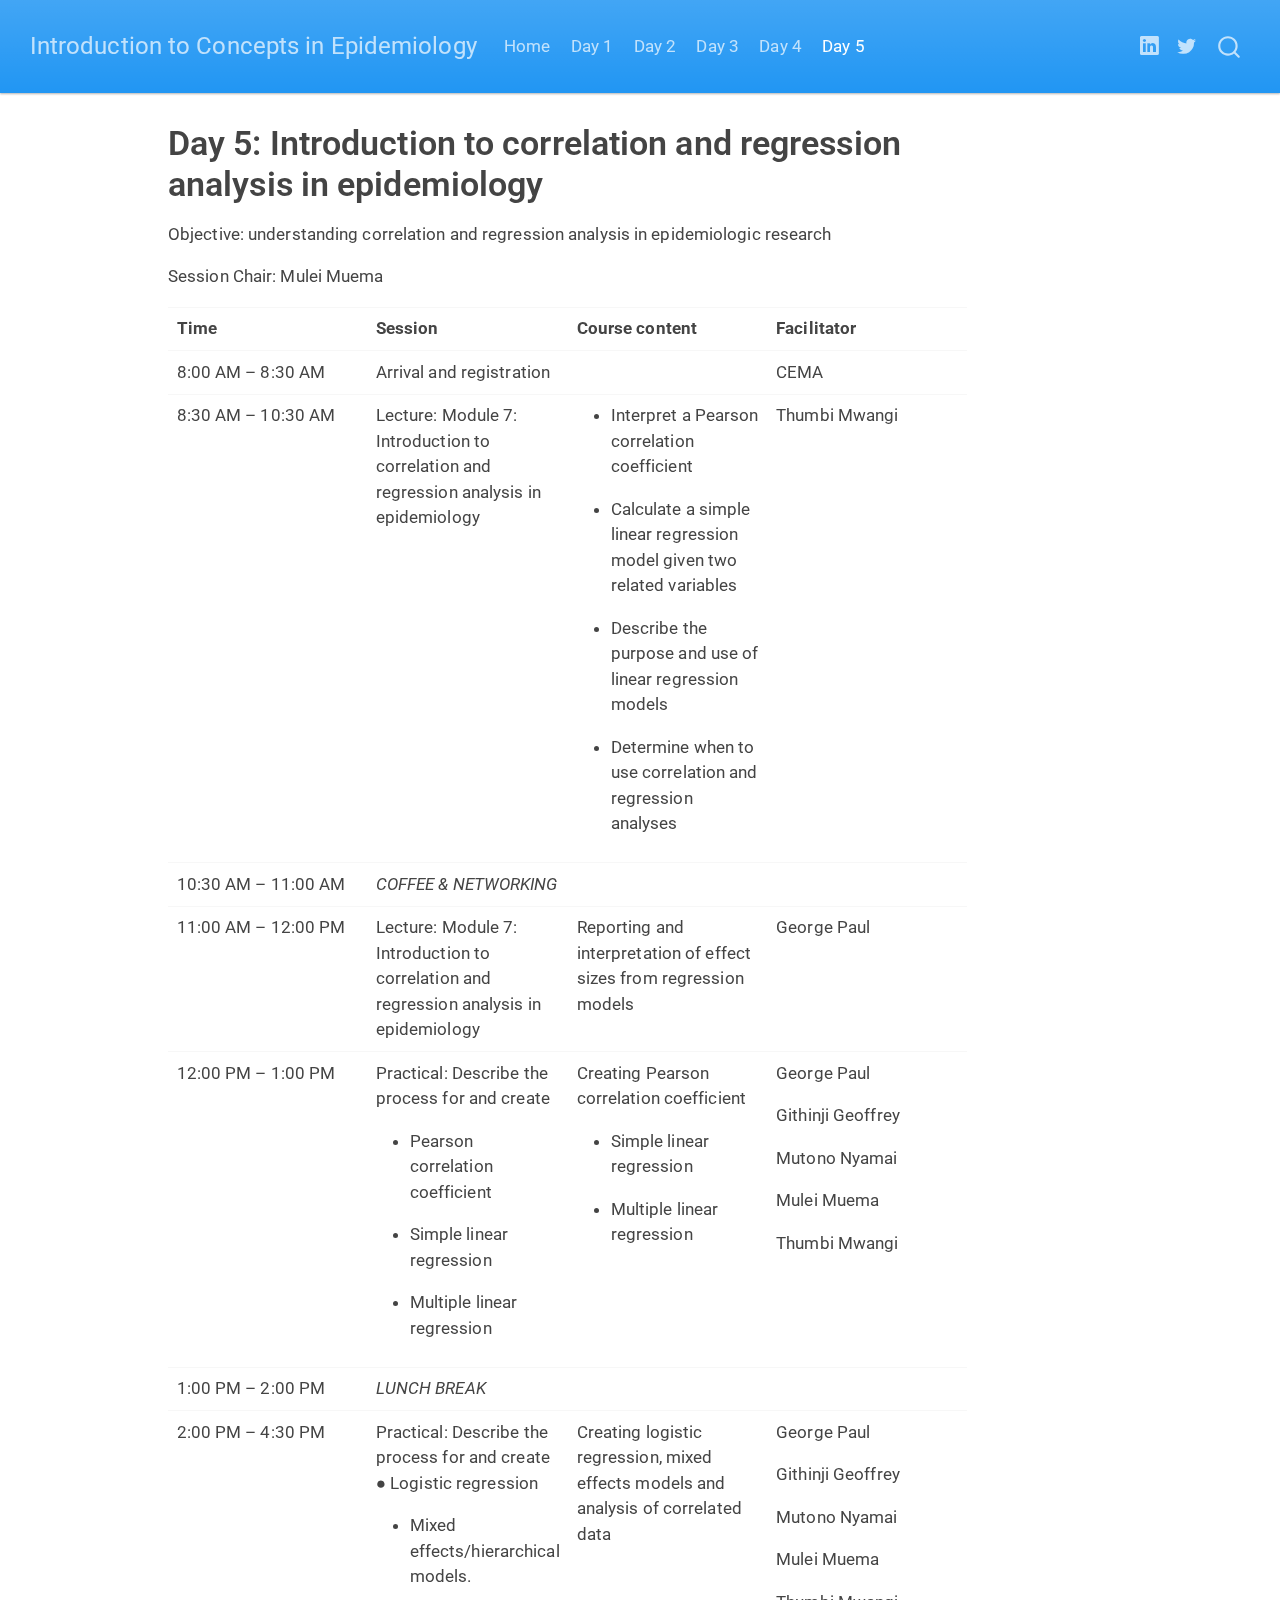
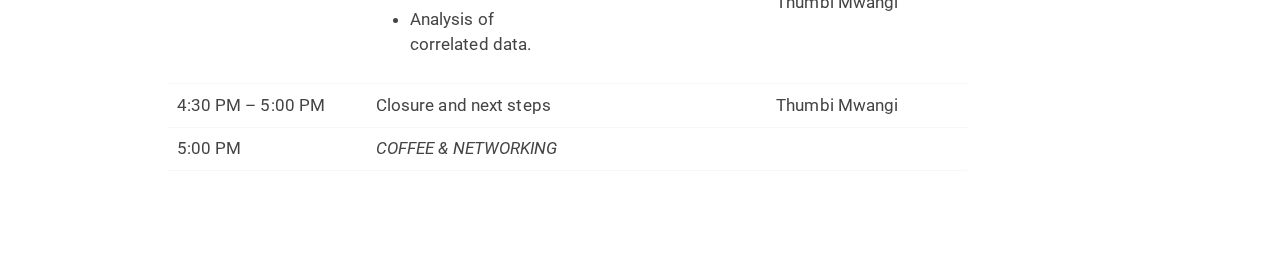
<file: docs/days/Day 5.html>
<!DOCTYPE html>
<html xmlns="http://www.w3.org/1999/xhtml" lang="en" xml:lang="en"><head>

<meta charset="utf-8">
<meta name="generator" content="quarto-1.5.55">

<meta name="viewport" content="width=device-width, initial-scale=1.0, user-scalable=yes">


<title>Day 5: Introduction to correlation and regression analysis in epidemiology – Introduction to Concepts in Epidemiology</title>
<style>
code{white-space: pre-wrap;}
span.smallcaps{font-variant: small-caps;}
div.columns{display: flex; gap: min(4vw, 1.5em);}
div.column{flex: auto; overflow-x: auto;}
div.hanging-indent{margin-left: 1.5em; text-indent: -1.5em;}
ul.task-list{list-style: none;}
ul.task-list li input[type="checkbox"] {
  width: 0.8em;
  margin: 0 0.8em 0.2em -1em; /* quarto-specific, see https://github.com/quarto-dev/quarto-cli/issues/4556 */ 
  vertical-align: middle;
}
</style>


<script src="../site_libs/quarto-nav/quarto-nav.js"></script>
<script src="../site_libs/quarto-nav/headroom.min.js"></script>
<script src="../site_libs/clipboard/clipboard.min.js"></script>
<script src="../site_libs/quarto-search/autocomplete.umd.js"></script>
<script src="../site_libs/quarto-search/fuse.min.js"></script>
<script src="../site_libs/quarto-search/quarto-search.js"></script>
<meta name="quarto:offset" content="../">
<script src="../site_libs/quarto-html/quarto.js"></script>
<script src="../site_libs/quarto-html/popper.min.js"></script>
<script src="../site_libs/quarto-html/tippy.umd.min.js"></script>
<script src="../site_libs/quarto-html/anchor.min.js"></script>
<link href="../site_libs/quarto-html/tippy.css" rel="stylesheet">
<link href="../site_libs/quarto-html/quarto-syntax-highlighting.css" rel="stylesheet" id="quarto-text-highlighting-styles">
<script src="../site_libs/bootstrap/bootstrap.min.js"></script>
<link href="../site_libs/bootstrap/bootstrap-icons.css" rel="stylesheet">
<link href="../site_libs/bootstrap/bootstrap.min.css" rel="stylesheet" id="quarto-bootstrap" data-mode="light">
<script id="quarto-search-options" type="application/json">{
  "location": "navbar",
  "copy-button": false,
  "collapse-after": 3,
  "panel-placement": "end",
  "type": "overlay",
  "limit": 50,
  "keyboard-shortcut": [
    "f",
    "/",
    "s"
  ],
  "show-item-context": false,
  "language": {
    "search-no-results-text": "No results",
    "search-matching-documents-text": "matching documents",
    "search-copy-link-title": "Copy link to search",
    "search-hide-matches-text": "Hide additional matches",
    "search-more-match-text": "more match in this document",
    "search-more-matches-text": "more matches in this document",
    "search-clear-button-title": "Clear",
    "search-text-placeholder": "",
    "search-detached-cancel-button-title": "Cancel",
    "search-submit-button-title": "Submit",
    "search-label": "Search"
  }
}</script>


<meta name="twitter:title" content="Day 5: Introduction to correlation and regression analysis in epidemiology – Introduction to Concepts in Epidemiology">
<meta name="twitter:description" content="">
<meta name="twitter:card" content="summary_large_image">
</head>

<body class="nav-fixed">

<div id="quarto-search-results"></div>
  <header id="quarto-header" class="headroom fixed-top">
    <nav class="navbar navbar-expand-lg " data-bs-theme="dark">
      <div class="navbar-container container-fluid">
      <div class="navbar-brand-container mx-auto">
    <a class="navbar-brand" href="../index.html">
    <span class="navbar-title">Introduction to Concepts in Epidemiology</span>
    </a>
  </div>
            <div id="quarto-search" class="" title="Search"></div>
          <button class="navbar-toggler" type="button" data-bs-toggle="collapse" data-bs-target="#navbarCollapse" aria-controls="navbarCollapse" role="menu" aria-expanded="false" aria-label="Toggle navigation" onclick="if (window.quartoToggleHeadroom) { window.quartoToggleHeadroom(); }">
  <span class="navbar-toggler-icon"></span>
</button>
          <div class="collapse navbar-collapse" id="navbarCollapse">
            <ul class="navbar-nav navbar-nav-scroll me-auto">
  <li class="nav-item">
    <a class="nav-link" href="../index.html"> 
<span class="menu-text">Home</span></a>
  </li>  
  <li class="nav-item">
    <a class="nav-link" href="../days/Day 1.html"> 
<span class="menu-text">Day 1</span></a>
  </li>  
  <li class="nav-item">
    <a class="nav-link" href="../days/Day 2.html"> 
<span class="menu-text">Day 2</span></a>
  </li>  
  <li class="nav-item">
    <a class="nav-link" href="../days/Day 3.html"> 
<span class="menu-text">Day 3</span></a>
  </li>  
  <li class="nav-item">
    <a class="nav-link" href="../days/Day 4.html"> 
<span class="menu-text">Day 4</span></a>
  </li>  
  <li class="nav-item">
    <a class="nav-link active" href="../days/Day 5.html" aria-current="page"> 
<span class="menu-text">Day 5</span></a>
  </li>  
</ul>
            <ul class="navbar-nav navbar-nav-scroll ms-auto">
  <li class="nav-item compact">
    <a class="nav-link" href="https://www.linkedin.com/company/center-for-epidemiological-modelling-and-analysis-cema-africa/posts/?feedView=all"> <i class="bi bi-linkedin" role="img">
</i> 
<span class="menu-text"></span></a>
  </li>  
  <li class="nav-item compact">
    <a class="nav-link" href="https://x.com/CEMA_Africa"> <i class="bi bi-twitter" role="img">
</i> 
<span class="menu-text"></span></a>
  </li>  
</ul>
          </div> <!-- /navcollapse -->
            <div class="quarto-navbar-tools">
</div>
      </div> <!-- /container-fluid -->
    </nav>
</header>
<!-- content -->
<div id="quarto-content" class="quarto-container page-columns page-rows-contents page-layout-article page-navbar">
<!-- sidebar -->
<!-- margin-sidebar -->
    <div id="quarto-margin-sidebar" class="sidebar margin-sidebar zindex-bottom">
        
    </div>
<!-- main -->
<main class="content" id="quarto-document-content">

<header id="title-block-header" class="quarto-title-block default">
<div class="quarto-title">
<h1 class="title">Day 5: Introduction to correlation and regression analysis in epidemiology</h1>
</div>



<div class="quarto-title-meta">

    
  
    
  </div>
  


</header>


<p>Objective: understanding correlation and regression analysis in epidemiologic research</p>
<p>Session Chair: Mulei Muema</p>
<table class="caption-top table">
<colgroup>
<col style="width: 25%">
<col style="width: 25%">
<col style="width: 25%">
<col style="width: 25%">
</colgroup>
<tbody>
<tr class="odd">
<td><strong>Time</strong></td>
<td><strong>Session</strong></td>
<td><strong>Course content</strong></td>
<td><strong>Facilitator</strong></td>
</tr>
<tr class="even">
<td>8:00 AM – 8:30 AM</td>
<td>Arrival and registration</td>
<td></td>
<td>CEMA</td>
</tr>
<tr class="odd">
<td>8:30 AM – 10:30 AM</td>
<td>Lecture: Module 7: Introduction to correlation and regression analysis in epidemiology</td>
<td><ul>
<li><p>Interpret a Pearson correlation coefficient</p></li>
<li><p>Calculate a simple linear regression model given two related variables</p></li>
<li><p>Describe the purpose and use of linear regression models</p></li>
<li><p>Determine when to use correlation and regression analyses</p></li>
</ul></td>
<td>Thumbi Mwangi</td>
</tr>
<tr class="even">
<td>10:30 AM – 11:00 AM</td>
<td><em>COFFEE &amp; NETWORKING</em></td>
<td></td>
<td></td>
</tr>
<tr class="odd">
<td>11:00 AM – 12:00 PM</td>
<td>Lecture: Module 7: Introduction to correlation and regression analysis in epidemiology</td>
<td>Reporting and interpretation of effect sizes from regression models</td>
<td>George Paul</td>
</tr>
<tr class="even">
<td>12:00 PM – 1:00 PM</td>
<td><p>Practical: Describe the process for and create</p>
<ul>
<li><p>Pearson correlation coefficient</p></li>
<li><p>Simple linear regression</p></li>
<li><p>Multiple linear regression</p></li>
</ul></td>
<td><p>Creating Pearson correlation coefficient</p>
<ul>
<li><p>Simple linear regression</p></li>
<li><p>Multiple linear regression</p></li>
</ul></td>
<td><p>George Paul</p>
<p>Githinji Geoffrey</p>
<p>Mutono Nyamai</p>
<p>Mulei Muema</p>
<p>Thumbi Mwangi</p></td>
</tr>
<tr class="odd">
<td>1:00 PM – 2:00 PM</td>
<td><em>LUNCH BREAK</em></td>
<td></td>
<td></td>
</tr>
<tr class="even">
<td>2:00 PM – 4:30 PM</td>
<td><p>Practical: Describe the process for and create ● Logistic regression</p>
<ul>
<li><p>Mixed effects/hierarchical models.</p></li>
<li><p>Analysis of correlated data.</p></li>
</ul></td>
<td>Creating logistic regression, mixed effects models and analysis of correlated data</td>
<td><p>George Paul</p>
<p>Githinji Geoffrey</p>
<p>Mutono Nyamai</p>
<p>Mulei Muema</p>
<p>Thumbi Mwangi</p></td>
</tr>
<tr class="odd">
<td>4:30 PM – 5:00 PM</td>
<td>Closure and next steps</td>
<td></td>
<td>Thumbi Mwangi</td>
</tr>
<tr class="even">
<td>5:00 PM</td>
<td><em>COFFEE &amp; NETWORKING</em></td>
<td></td>
<td></td>
</tr>
</tbody>
</table>



</main> <!-- /main -->
<script id="quarto-html-after-body" type="application/javascript">
window.document.addEventListener("DOMContentLoaded", function (event) {
  const toggleBodyColorMode = (bsSheetEl) => {
    const mode = bsSheetEl.getAttribute("data-mode");
    const bodyEl = window.document.querySelector("body");
    if (mode === "dark") {
      bodyEl.classList.add("quarto-dark");
      bodyEl.classList.remove("quarto-light");
    } else {
      bodyEl.classList.add("quarto-light");
      bodyEl.classList.remove("quarto-dark");
    }
  }
  const toggleBodyColorPrimary = () => {
    const bsSheetEl = window.document.querySelector("link#quarto-bootstrap");
    if (bsSheetEl) {
      toggleBodyColorMode(bsSheetEl);
    }
  }
  toggleBodyColorPrimary();  
  const icon = "";
  const anchorJS = new window.AnchorJS();
  anchorJS.options = {
    placement: 'right',
    icon: icon
  };
  anchorJS.add('.anchored');
  const isCodeAnnotation = (el) => {
    for (const clz of el.classList) {
      if (clz.startsWith('code-annotation-')) {                     
        return true;
      }
    }
    return false;
  }
  const onCopySuccess = function(e) {
    // button target
    const button = e.trigger;
    // don't keep focus
    button.blur();
    // flash "checked"
    button.classList.add('code-copy-button-checked');
    var currentTitle = button.getAttribute("title");
    button.setAttribute("title", "Copied!");
    let tooltip;
    if (window.bootstrap) {
      button.setAttribute("data-bs-toggle", "tooltip");
      button.setAttribute("data-bs-placement", "left");
      button.setAttribute("data-bs-title", "Copied!");
      tooltip = new bootstrap.Tooltip(button, 
        { trigger: "manual", 
          customClass: "code-copy-button-tooltip",
          offset: [0, -8]});
      tooltip.show();    
    }
    setTimeout(function() {
      if (tooltip) {
        tooltip.hide();
        button.removeAttribute("data-bs-title");
        button.removeAttribute("data-bs-toggle");
        button.removeAttribute("data-bs-placement");
      }
      button.setAttribute("title", currentTitle);
      button.classList.remove('code-copy-button-checked');
    }, 1000);
    // clear code selection
    e.clearSelection();
  }
  const getTextToCopy = function(trigger) {
      const codeEl = trigger.previousElementSibling.cloneNode(true);
      for (const childEl of codeEl.children) {
        if (isCodeAnnotation(childEl)) {
          childEl.remove();
        }
      }
      return codeEl.innerText;
  }
  const clipboard = new window.ClipboardJS('.code-copy-button:not([data-in-quarto-modal])', {
    text: getTextToCopy
  });
  clipboard.on('success', onCopySuccess);
  if (window.document.getElementById('quarto-embedded-source-code-modal')) {
    // For code content inside modals, clipBoardJS needs to be initialized with a container option
    // TODO: Check when it could be a function (https://github.com/zenorocha/clipboard.js/issues/860)
    const clipboardModal = new window.ClipboardJS('.code-copy-button[data-in-quarto-modal]', {
      text: getTextToCopy,
      container: window.document.getElementById('quarto-embedded-source-code-modal')
    });
    clipboardModal.on('success', onCopySuccess);
  }
    var localhostRegex = new RegExp(/^(?:http|https):\/\/localhost\:?[0-9]*\//);
    var mailtoRegex = new RegExp(/^mailto:/);
      var filterRegex = new RegExp('/' + window.location.host + '/');
    var isInternal = (href) => {
        return filterRegex.test(href) || localhostRegex.test(href) || mailtoRegex.test(href);
    }
    // Inspect non-navigation links and adorn them if external
 	var links = window.document.querySelectorAll('a[href]:not(.nav-link):not(.navbar-brand):not(.toc-action):not(.sidebar-link):not(.sidebar-item-toggle):not(.pagination-link):not(.no-external):not([aria-hidden]):not(.dropdown-item):not(.quarto-navigation-tool):not(.about-link)');
    for (var i=0; i<links.length; i++) {
      const link = links[i];
      if (!isInternal(link.href)) {
        // undo the damage that might have been done by quarto-nav.js in the case of
        // links that we want to consider external
        if (link.dataset.originalHref !== undefined) {
          link.href = link.dataset.originalHref;
        }
      }
    }
  function tippyHover(el, contentFn, onTriggerFn, onUntriggerFn) {
    const config = {
      allowHTML: true,
      maxWidth: 500,
      delay: 100,
      arrow: false,
      appendTo: function(el) {
          return el.parentElement;
      },
      interactive: true,
      interactiveBorder: 10,
      theme: 'quarto',
      placement: 'bottom-start',
    };
    if (contentFn) {
      config.content = contentFn;
    }
    if (onTriggerFn) {
      config.onTrigger = onTriggerFn;
    }
    if (onUntriggerFn) {
      config.onUntrigger = onUntriggerFn;
    }
    window.tippy(el, config); 
  }
  const noterefs = window.document.querySelectorAll('a[role="doc-noteref"]');
  for (var i=0; i<noterefs.length; i++) {
    const ref = noterefs[i];
    tippyHover(ref, function() {
      // use id or data attribute instead here
      let href = ref.getAttribute('data-footnote-href') || ref.getAttribute('href');
      try { href = new URL(href).hash; } catch {}
      const id = href.replace(/^#\/?/, "");
      const note = window.document.getElementById(id);
      if (note) {
        return note.innerHTML;
      } else {
        return "";
      }
    });
  }
  const xrefs = window.document.querySelectorAll('a.quarto-xref');
  const processXRef = (id, note) => {
    // Strip column container classes
    const stripColumnClz = (el) => {
      el.classList.remove("page-full", "page-columns");
      if (el.children) {
        for (const child of el.children) {
          stripColumnClz(child);
        }
      }
    }
    stripColumnClz(note)
    if (id === null || id.startsWith('sec-')) {
      // Special case sections, only their first couple elements
      const container = document.createElement("div");
      if (note.children && note.children.length > 2) {
        container.appendChild(note.children[0].cloneNode(true));
        for (let i = 1; i < note.children.length; i++) {
          const child = note.children[i];
          if (child.tagName === "P" && child.innerText === "") {
            continue;
          } else {
            container.appendChild(child.cloneNode(true));
            break;
          }
        }
        if (window.Quarto?.typesetMath) {
          window.Quarto.typesetMath(container);
        }
        return container.innerHTML
      } else {
        if (window.Quarto?.typesetMath) {
          window.Quarto.typesetMath(note);
        }
        return note.innerHTML;
      }
    } else {
      // Remove any anchor links if they are present
      const anchorLink = note.querySelector('a.anchorjs-link');
      if (anchorLink) {
        anchorLink.remove();
      }
      if (window.Quarto?.typesetMath) {
        window.Quarto.typesetMath(note);
      }
      // TODO in 1.5, we should make sure this works without a callout special case
      if (note.classList.contains("callout")) {
        return note.outerHTML;
      } else {
        return note.innerHTML;
      }
    }
  }
  for (var i=0; i<xrefs.length; i++) {
    const xref = xrefs[i];
    tippyHover(xref, undefined, function(instance) {
      instance.disable();
      let url = xref.getAttribute('href');
      let hash = undefined; 
      if (url.startsWith('#')) {
        hash = url;
      } else {
        try { hash = new URL(url).hash; } catch {}
      }
      if (hash) {
        const id = hash.replace(/^#\/?/, "");
        const note = window.document.getElementById(id);
        if (note !== null) {
          try {
            const html = processXRef(id, note.cloneNode(true));
            instance.setContent(html);
          } finally {
            instance.enable();
            instance.show();
          }
        } else {
          // See if we can fetch this
          fetch(url.split('#')[0])
          .then(res => res.text())
          .then(html => {
            const parser = new DOMParser();
            const htmlDoc = parser.parseFromString(html, "text/html");
            const note = htmlDoc.getElementById(id);
            if (note !== null) {
              const html = processXRef(id, note);
              instance.setContent(html);
            } 
          }).finally(() => {
            instance.enable();
            instance.show();
          });
        }
      } else {
        // See if we can fetch a full url (with no hash to target)
        // This is a special case and we should probably do some content thinning / targeting
        fetch(url)
        .then(res => res.text())
        .then(html => {
          const parser = new DOMParser();
          const htmlDoc = parser.parseFromString(html, "text/html");
          const note = htmlDoc.querySelector('main.content');
          if (note !== null) {
            // This should only happen for chapter cross references
            // (since there is no id in the URL)
            // remove the first header
            if (note.children.length > 0 && note.children[0].tagName === "HEADER") {
              note.children[0].remove();
            }
            const html = processXRef(null, note);
            instance.setContent(html);
          } 
        }).finally(() => {
          instance.enable();
          instance.show();
        });
      }
    }, function(instance) {
    });
  }
      let selectedAnnoteEl;
      const selectorForAnnotation = ( cell, annotation) => {
        let cellAttr = 'data-code-cell="' + cell + '"';
        let lineAttr = 'data-code-annotation="' +  annotation + '"';
        const selector = 'span[' + cellAttr + '][' + lineAttr + ']';
        return selector;
      }
      const selectCodeLines = (annoteEl) => {
        const doc = window.document;
        const targetCell = annoteEl.getAttribute("data-target-cell");
        const targetAnnotation = annoteEl.getAttribute("data-target-annotation");
        const annoteSpan = window.document.querySelector(selectorForAnnotation(targetCell, targetAnnotation));
        const lines = annoteSpan.getAttribute("data-code-lines").split(",");
        const lineIds = lines.map((line) => {
          return targetCell + "-" + line;
        })
        let top = null;
        let height = null;
        let parent = null;
        if (lineIds.length > 0) {
            //compute the position of the single el (top and bottom and make a div)
            const el = window.document.getElementById(lineIds[0]);
            top = el.offsetTop;
            height = el.offsetHeight;
            parent = el.parentElement.parentElement;
          if (lineIds.length > 1) {
            const lastEl = window.document.getElementById(lineIds[lineIds.length - 1]);
            const bottom = lastEl.offsetTop + lastEl.offsetHeight;
            height = bottom - top;
          }
          if (top !== null && height !== null && parent !== null) {
            // cook up a div (if necessary) and position it 
            let div = window.document.getElementById("code-annotation-line-highlight");
            if (div === null) {
              div = window.document.createElement("div");
              div.setAttribute("id", "code-annotation-line-highlight");
              div.style.position = 'absolute';
              parent.appendChild(div);
            }
            div.style.top = top - 2 + "px";
            div.style.height = height + 4 + "px";
            div.style.left = 0;
            let gutterDiv = window.document.getElementById("code-annotation-line-highlight-gutter");
            if (gutterDiv === null) {
              gutterDiv = window.document.createElement("div");
              gutterDiv.setAttribute("id", "code-annotation-line-highlight-gutter");
              gutterDiv.style.position = 'absolute';
              const codeCell = window.document.getElementById(targetCell);
              const gutter = codeCell.querySelector('.code-annotation-gutter');
              gutter.appendChild(gutterDiv);
            }
            gutterDiv.style.top = top - 2 + "px";
            gutterDiv.style.height = height + 4 + "px";
          }
          selectedAnnoteEl = annoteEl;
        }
      };
      const unselectCodeLines = () => {
        const elementsIds = ["code-annotation-line-highlight", "code-annotation-line-highlight-gutter"];
        elementsIds.forEach((elId) => {
          const div = window.document.getElementById(elId);
          if (div) {
            div.remove();
          }
        });
        selectedAnnoteEl = undefined;
      };
        // Handle positioning of the toggle
    window.addEventListener(
      "resize",
      throttle(() => {
        elRect = undefined;
        if (selectedAnnoteEl) {
          selectCodeLines(selectedAnnoteEl);
        }
      }, 10)
    );
    function throttle(fn, ms) {
    let throttle = false;
    let timer;
      return (...args) => {
        if(!throttle) { // first call gets through
            fn.apply(this, args);
            throttle = true;
        } else { // all the others get throttled
            if(timer) clearTimeout(timer); // cancel #2
            timer = setTimeout(() => {
              fn.apply(this, args);
              timer = throttle = false;
            }, ms);
        }
      };
    }
      // Attach click handler to the DT
      const annoteDls = window.document.querySelectorAll('dt[data-target-cell]');
      for (const annoteDlNode of annoteDls) {
        annoteDlNode.addEventListener('click', (event) => {
          const clickedEl = event.target;
          if (clickedEl !== selectedAnnoteEl) {
            unselectCodeLines();
            const activeEl = window.document.querySelector('dt[data-target-cell].code-annotation-active');
            if (activeEl) {
              activeEl.classList.remove('code-annotation-active');
            }
            selectCodeLines(clickedEl);
            clickedEl.classList.add('code-annotation-active');
          } else {
            // Unselect the line
            unselectCodeLines();
            clickedEl.classList.remove('code-annotation-active');
          }
        });
      }
  const findCites = (el) => {
    const parentEl = el.parentElement;
    if (parentEl) {
      const cites = parentEl.dataset.cites;
      if (cites) {
        return {
          el,
          cites: cites.split(' ')
        };
      } else {
        return findCites(el.parentElement)
      }
    } else {
      return undefined;
    }
  };
  var bibliorefs = window.document.querySelectorAll('a[role="doc-biblioref"]');
  for (var i=0; i<bibliorefs.length; i++) {
    const ref = bibliorefs[i];
    const citeInfo = findCites(ref);
    if (citeInfo) {
      tippyHover(citeInfo.el, function() {
        var popup = window.document.createElement('div');
        citeInfo.cites.forEach(function(cite) {
          var citeDiv = window.document.createElement('div');
          citeDiv.classList.add('hanging-indent');
          citeDiv.classList.add('csl-entry');
          var biblioDiv = window.document.getElementById('ref-' + cite);
          if (biblioDiv) {
            citeDiv.innerHTML = biblioDiv.innerHTML;
          }
          popup.appendChild(citeDiv);
        });
        return popup.innerHTML;
      });
    }
  }
});
</script>
</div> <!-- /content -->




</body></html>
</file>
<file: Untitled_files/libs/quarto-html/tippy.css>
.tippy-box[data-animation=fade][data-state=hidden]{opacity:0}[data-tippy-root]{max-width:calc(100vw - 10px)}.tippy-box{position:relative;background-color:#333;color:#fff;border-radius:4px;font-size:14px;line-height:1.4;white-space:normal;outline:0;transition-property:transform,visibility,opacity}.tippy-box[data-placement^=top]>.tippy-arrow{bottom:0}.tippy-box[data-placement^=top]>.tippy-arrow:before{bottom:-7px;left:0;border-width:8px 8px 0;border-top-color:initial;transform-origin:center top}.tippy-box[data-placement^=bottom]>.tippy-arrow{top:0}.tippy-box[data-placement^=bottom]>.tippy-arrow:before{top:-7px;left:0;border-width:0 8px 8px;border-bottom-color:initial;transform-origin:center bottom}.tippy-box[data-placement^=left]>.tippy-arrow{right:0}.tippy-box[data-placement^=left]>.tippy-arrow:before{border-width:8px 0 8px 8px;border-left-color:initial;right:-7px;transform-origin:center left}.tippy-box[data-placement^=right]>.tippy-arrow{left:0}.tippy-box[data-placement^=right]>.tippy-arrow:before{left:-7px;border-width:8px 8px 8px 0;border-right-color:initial;transform-origin:center right}.tippy-box[data-inertia][data-state=visible]{transition-timing-function:cubic-bezier(.54,1.5,.38,1.11)}.tippy-arrow{width:16px;height:16px;color:#333}.tippy-arrow:before{content:"";position:absolute;border-color:transparent;border-style:solid}.tippy-content{position:relative;padding:5px 9px;z-index:1}
</file>
<file: Untitled_files/libs/quarto-html/quarto-syntax-highlighting.css>
/* quarto syntax highlight colors */
:root {
  --quarto-hl-ot-color: #003B4F;
  --quarto-hl-at-color: #657422;
  --quarto-hl-ss-color: #20794D;
  --quarto-hl-an-color: #5E5E5E;
  --quarto-hl-fu-color: #4758AB;
  --quarto-hl-st-color: #20794D;
  --quarto-hl-cf-color: #003B4F;
  --quarto-hl-op-color: #5E5E5E;
  --quarto-hl-er-color: #AD0000;
  --quarto-hl-bn-color: #AD0000;
  --quarto-hl-al-color: #AD0000;
  --quarto-hl-va-color: #111111;
  --quarto-hl-bu-color: inherit;
  --quarto-hl-ex-color: inherit;
  --quarto-hl-pp-color: #AD0000;
  --quarto-hl-in-color: #5E5E5E;
  --quarto-hl-vs-color: #20794D;
  --quarto-hl-wa-color: #5E5E5E;
  --quarto-hl-do-color: #5E5E5E;
  --quarto-hl-im-color: #00769E;
  --quarto-hl-ch-color: #20794D;
  --quarto-hl-dt-color: #AD0000;
  --quarto-hl-fl-color: #AD0000;
  --quarto-hl-co-color: #5E5E5E;
  --quarto-hl-cv-color: #5E5E5E;
  --quarto-hl-cn-color: #8f5902;
  --quarto-hl-sc-color: #5E5E5E;
  --quarto-hl-dv-color: #AD0000;
  --quarto-hl-kw-color: #003B4F;
}

/* other quarto variables */
:root {
  --quarto-font-monospace: SFMono-Regular, Menlo, Monaco, Consolas, "Liberation Mono", "Courier New", monospace;
}

pre > code.sourceCode > span {
  color: #003B4F;
}

code span {
  color: #003B4F;
}

code.sourceCode > span {
  color: #003B4F;
}

div.sourceCode,
div.sourceCode pre.sourceCode {
  color: #003B4F;
}

code span.ot {
  color: #003B4F;
  font-style: inherit;
}

code span.at {
  color: #657422;
  font-style: inherit;
}

code span.ss {
  color: #20794D;
  font-style: inherit;
}

code span.an {
  color: #5E5E5E;
  font-style: inherit;
}

code span.fu {
  color: #4758AB;
  font-style: inherit;
}

code span.st {
  color: #20794D;
  font-style: inherit;
}

code span.cf {
  color: #003B4F;
  font-weight: bold;
  font-style: inherit;
}

code span.op {
  color: #5E5E5E;
  font-style: inherit;
}

code span.er {
  color: #AD0000;
  font-style: inherit;
}

code span.bn {
  color: #AD0000;
  font-style: inherit;
}

code span.al {
  color: #AD0000;
  font-style: inherit;
}

code span.va {
  color: #111111;
  font-style: inherit;
}

code span.bu {
  font-style: inherit;
}

code span.ex {
  font-style: inherit;
}

code span.pp {
  color: #AD0000;
  font-style: inherit;
}

code span.in {
  color: #5E5E5E;
  font-style: inherit;
}

code span.vs {
  color: #20794D;
  font-style: inherit;
}

code span.wa {
  color: #5E5E5E;
  font-style: italic;
}

code span.do {
  color: #5E5E5E;
  font-style: italic;
}

code span.im {
  color: #00769E;
  font-style: inherit;
}

code span.ch {
  color: #20794D;
  font-style: inherit;
}

code span.dt {
  color: #AD0000;
  font-style: inherit;
}

code span.fl {
  color: #AD0000;
  font-style: inherit;
}

code span.co {
  color: #5E5E5E;
  font-style: inherit;
}

code span.cv {
  color: #5E5E5E;
  font-style: italic;
}

code span.cn {
  color: #8f5902;
  font-style: inherit;
}

code span.sc {
  color: #5E5E5E;
  font-style: inherit;
}

code span.dv {
  color: #AD0000;
  font-style: inherit;
}

code span.kw {
  color: #003B4F;
  font-weight: bold;
  font-style: inherit;
}

.prevent-inlining {
  content: "</";
}

/*# sourceMappingURL=debc5d5d77c3f9108843748ff7464032.css.map */
</file>
<file: docs/site_libs/quarto-html/tippy.css>
.tippy-box[data-animation=fade][data-state=hidden]{opacity:0}[data-tippy-root]{max-width:calc(100vw - 10px)}.tippy-box{position:relative;background-color:#333;color:#fff;border-radius:4px;font-size:14px;line-height:1.4;white-space:normal;outline:0;transition-property:transform,visibility,opacity}.tippy-box[data-placement^=top]>.tippy-arrow{bottom:0}.tippy-box[data-placement^=top]>.tippy-arrow:before{bottom:-7px;left:0;border-width:8px 8px 0;border-top-color:initial;transform-origin:center top}.tippy-box[data-placement^=bottom]>.tippy-arrow{top:0}.tippy-box[data-placement^=bottom]>.tippy-arrow:before{top:-7px;left:0;border-width:0 8px 8px;border-bottom-color:initial;transform-origin:center bottom}.tippy-box[data-placement^=left]>.tippy-arrow{right:0}.tippy-box[data-placement^=left]>.tippy-arrow:before{border-width:8px 0 8px 8px;border-left-color:initial;right:-7px;transform-origin:center left}.tippy-box[data-placement^=right]>.tippy-arrow{left:0}.tippy-box[data-placement^=right]>.tippy-arrow:before{left:-7px;border-width:8px 8px 8px 0;border-right-color:initial;transform-origin:center right}.tippy-box[data-inertia][data-state=visible]{transition-timing-function:cubic-bezier(.54,1.5,.38,1.11)}.tippy-arrow{width:16px;height:16px;color:#333}.tippy-arrow:before{content:"";position:absolute;border-color:transparent;border-style:solid}.tippy-content{position:relative;padding:5px 9px;z-index:1}
</file>
<file: docs/site_libs/quarto-html/quarto-syntax-highlighting.css>
/* quarto syntax highlight colors */
:root {
  --quarto-hl-ot-color: #003B4F;
  --quarto-hl-at-color: #657422;
  --quarto-hl-ss-color: #20794D;
  --quarto-hl-an-color: #5E5E5E;
  --quarto-hl-fu-color: #4758AB;
  --quarto-hl-st-color: #20794D;
  --quarto-hl-cf-color: #003B4F;
  --quarto-hl-op-color: #5E5E5E;
  --quarto-hl-er-color: #AD0000;
  --quarto-hl-bn-color: #AD0000;
  --quarto-hl-al-color: #AD0000;
  --quarto-hl-va-color: #111111;
  --quarto-hl-bu-color: inherit;
  --quarto-hl-ex-color: inherit;
  --quarto-hl-pp-color: #AD0000;
  --quarto-hl-in-color: #5E5E5E;
  --quarto-hl-vs-color: #20794D;
  --quarto-hl-wa-color: #5E5E5E;
  --quarto-hl-do-color: #5E5E5E;
  --quarto-hl-im-color: #00769E;
  --quarto-hl-ch-color: #20794D;
  --quarto-hl-dt-color: #AD0000;
  --quarto-hl-fl-color: #AD0000;
  --quarto-hl-co-color: #5E5E5E;
  --quarto-hl-cv-color: #5E5E5E;
  --quarto-hl-cn-color: #8f5902;
  --quarto-hl-sc-color: #5E5E5E;
  --quarto-hl-dv-color: #AD0000;
  --quarto-hl-kw-color: #003B4F;
}

/* other quarto variables */
:root {
  --quarto-font-monospace: SFMono-Regular, Menlo, Monaco, Consolas, "Liberation Mono", "Courier New", monospace;
}

pre > code.sourceCode > span {
  color: #003B4F;
}

code span {
  color: #003B4F;
}

code.sourceCode > span {
  color: #003B4F;
}

div.sourceCode,
div.sourceCode pre.sourceCode {
  color: #003B4F;
}

code span.ot {
  color: #003B4F;
  font-style: inherit;
}

code span.at {
  color: #657422;
  font-style: inherit;
}

code span.ss {
  color: #20794D;
  font-style: inherit;
}

code span.an {
  color: #5E5E5E;
  font-style: inherit;
}

code span.fu {
  color: #4758AB;
  font-style: inherit;
}

code span.st {
  color: #20794D;
  font-style: inherit;
}

code span.cf {
  color: #003B4F;
  font-weight: bold;
  font-style: inherit;
}

code span.op {
  color: #5E5E5E;
  font-style: inherit;
}

code span.er {
  color: #AD0000;
  font-style: inherit;
}

code span.bn {
  color: #AD0000;
  font-style: inherit;
}

code span.al {
  color: #AD0000;
  font-style: inherit;
}

code span.va {
  color: #111111;
  font-style: inherit;
}

code span.bu {
  font-style: inherit;
}

code span.ex {
  font-style: inherit;
}

code span.pp {
  color: #AD0000;
  font-style: inherit;
}

code span.in {
  color: #5E5E5E;
  font-style: inherit;
}

code span.vs {
  color: #20794D;
  font-style: inherit;
}

code span.wa {
  color: #5E5E5E;
  font-style: italic;
}

code span.do {
  color: #5E5E5E;
  font-style: italic;
}

code span.im {
  color: #00769E;
  font-style: inherit;
}

code span.ch {
  color: #20794D;
  font-style: inherit;
}

code span.dt {
  color: #AD0000;
  font-style: inherit;
}

code span.fl {
  color: #AD0000;
  font-style: inherit;
}

code span.co {
  color: #5E5E5E;
  font-style: inherit;
}

code span.cv {
  color: #5E5E5E;
  font-style: italic;
}

code span.cn {
  color: #8f5902;
  font-style: inherit;
}

code span.sc {
  color: #5E5E5E;
  font-style: inherit;
}

code span.dv {
  color: #AD0000;
  font-style: inherit;
}

code span.kw {
  color: #003B4F;
  font-weight: bold;
  font-style: inherit;
}

.prevent-inlining {
  content: "</";
}

/*# sourceMappingURL=debc5d5d77c3f9108843748ff7464032.css.map */
</file>
<file: docs/styles.css>
/* css styles */
</file>
